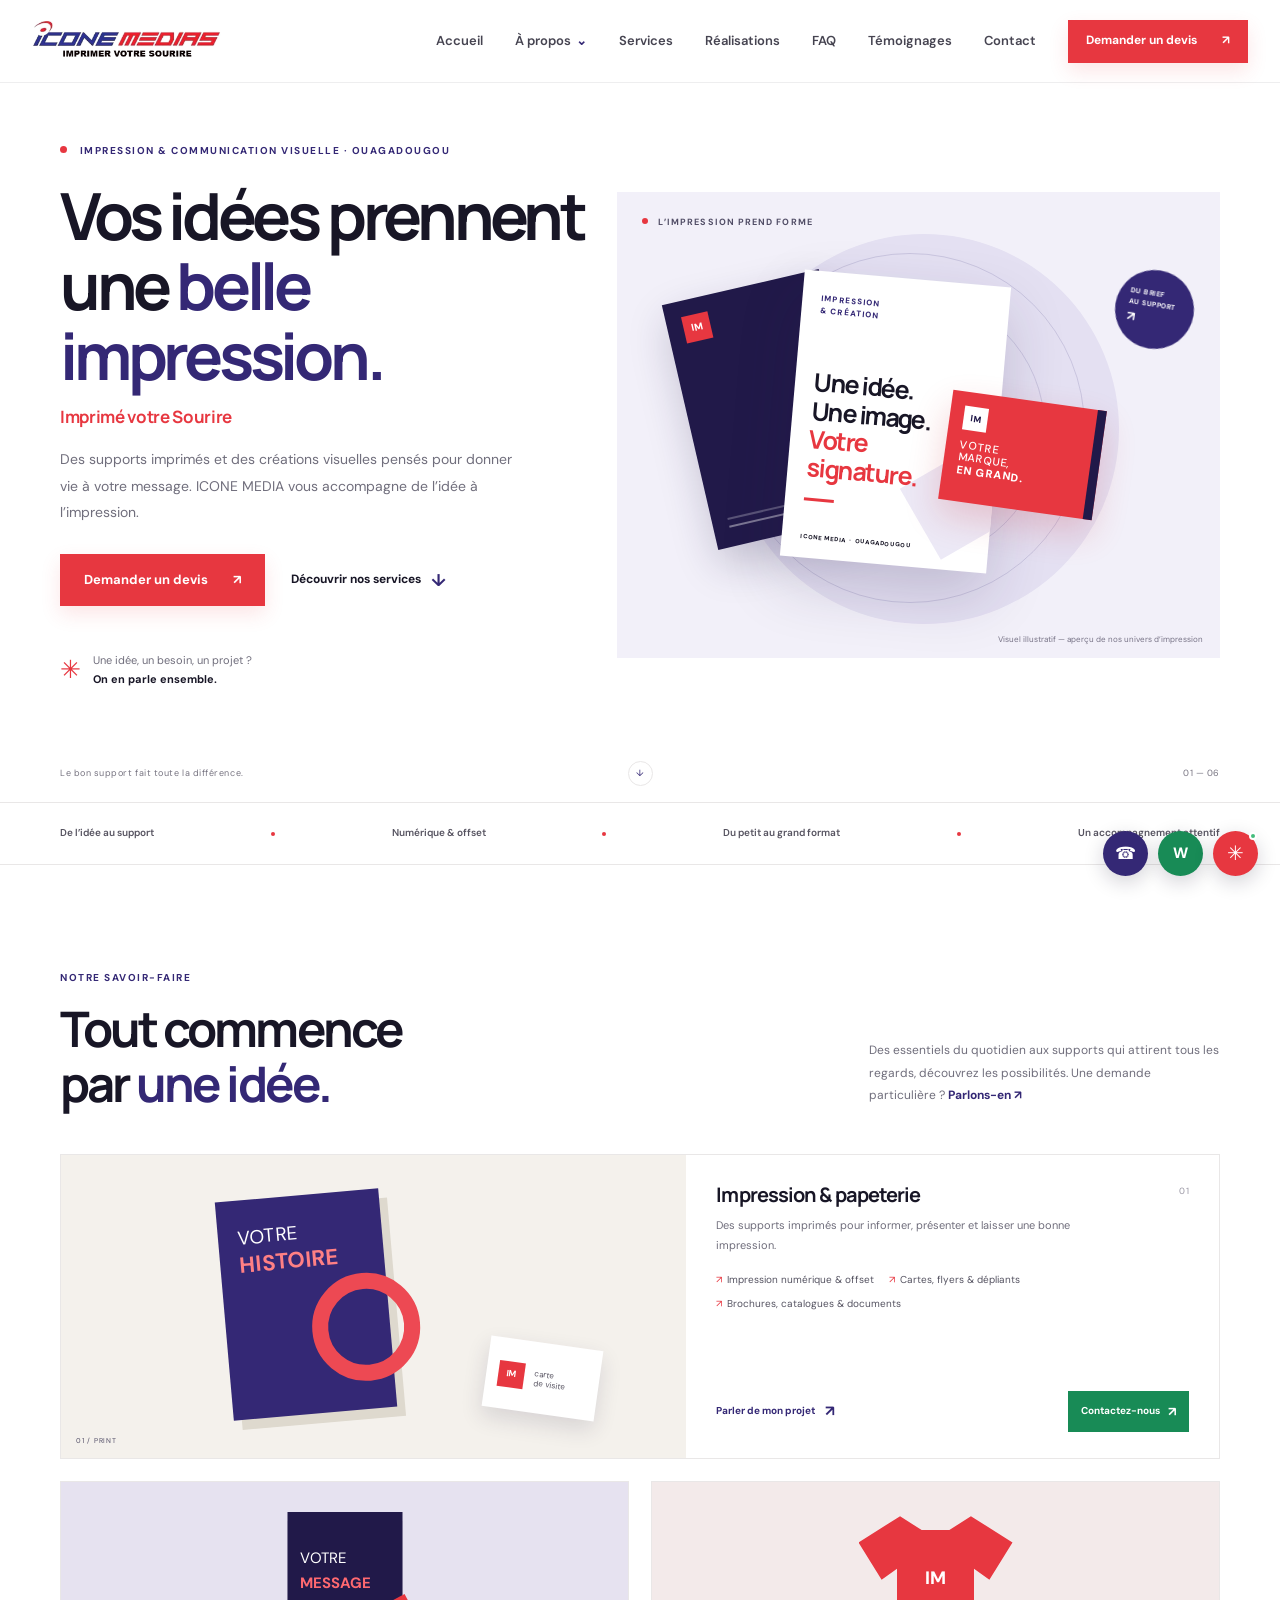
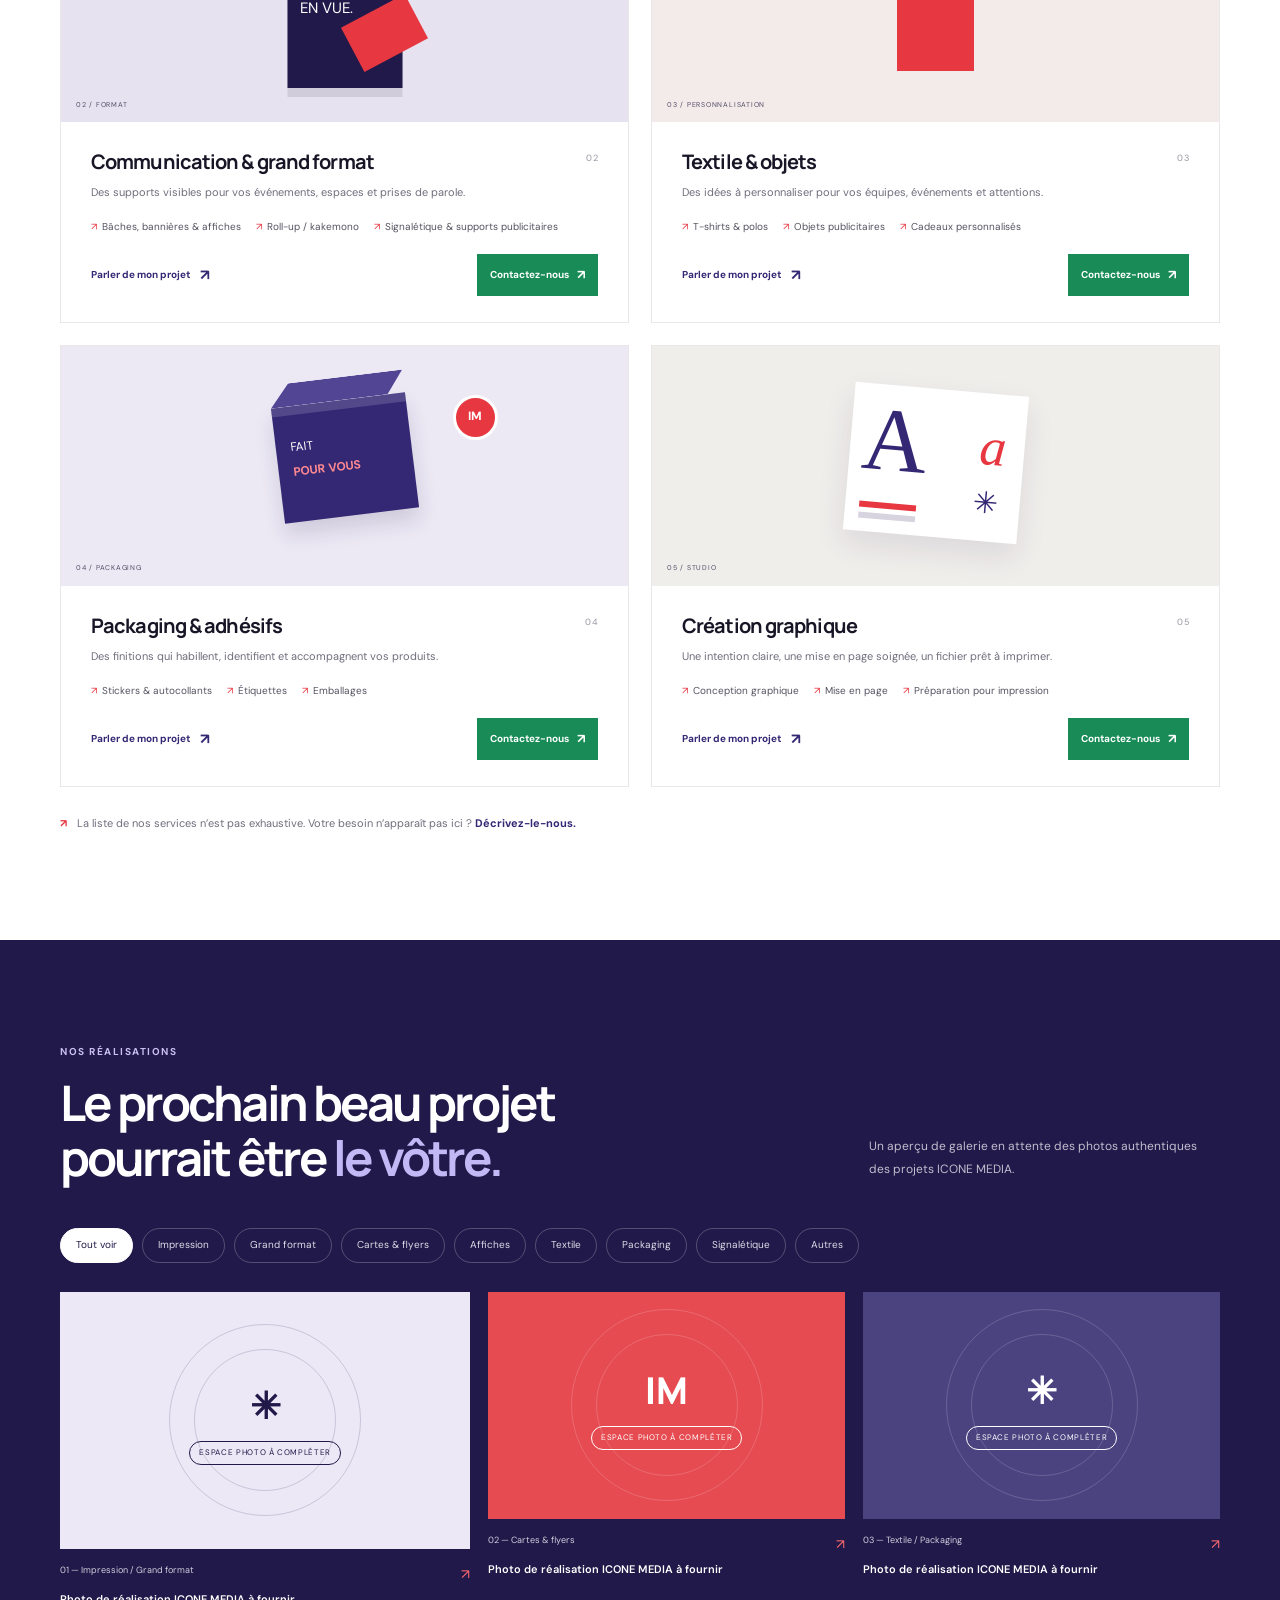
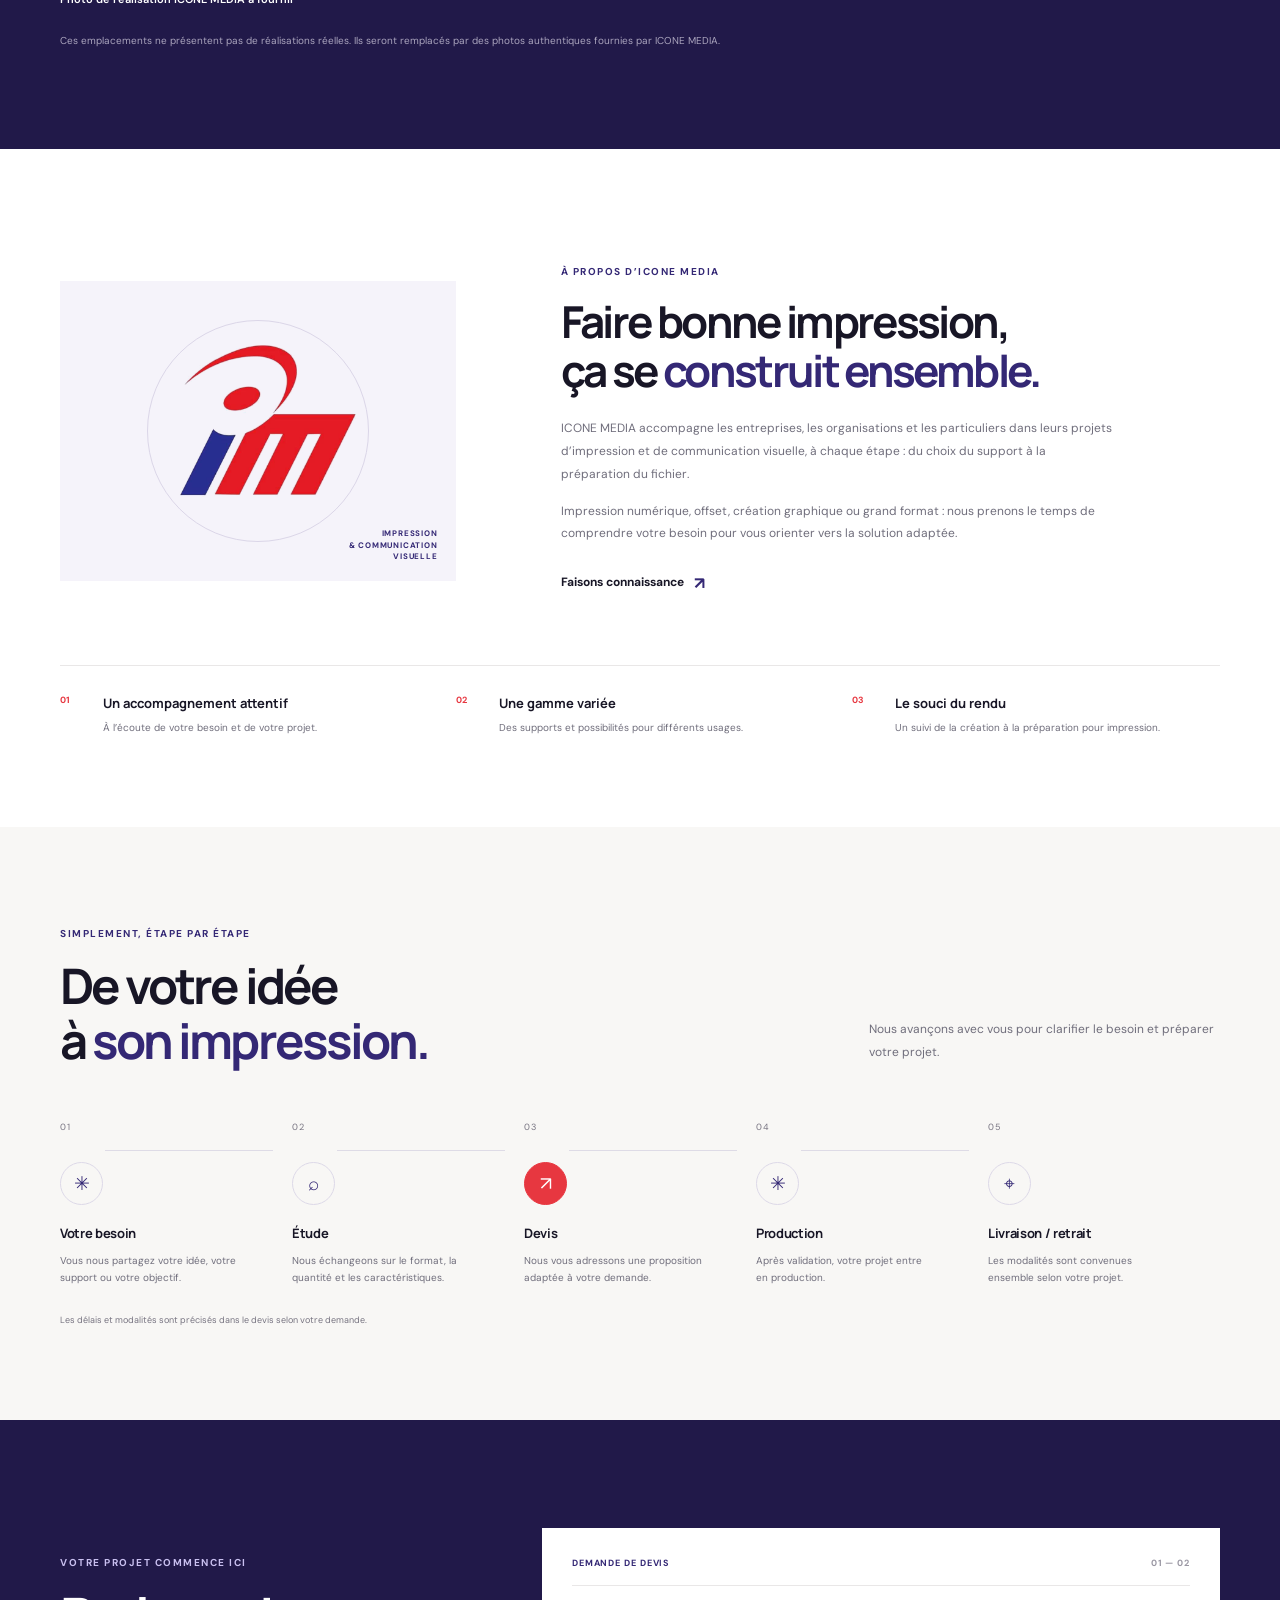
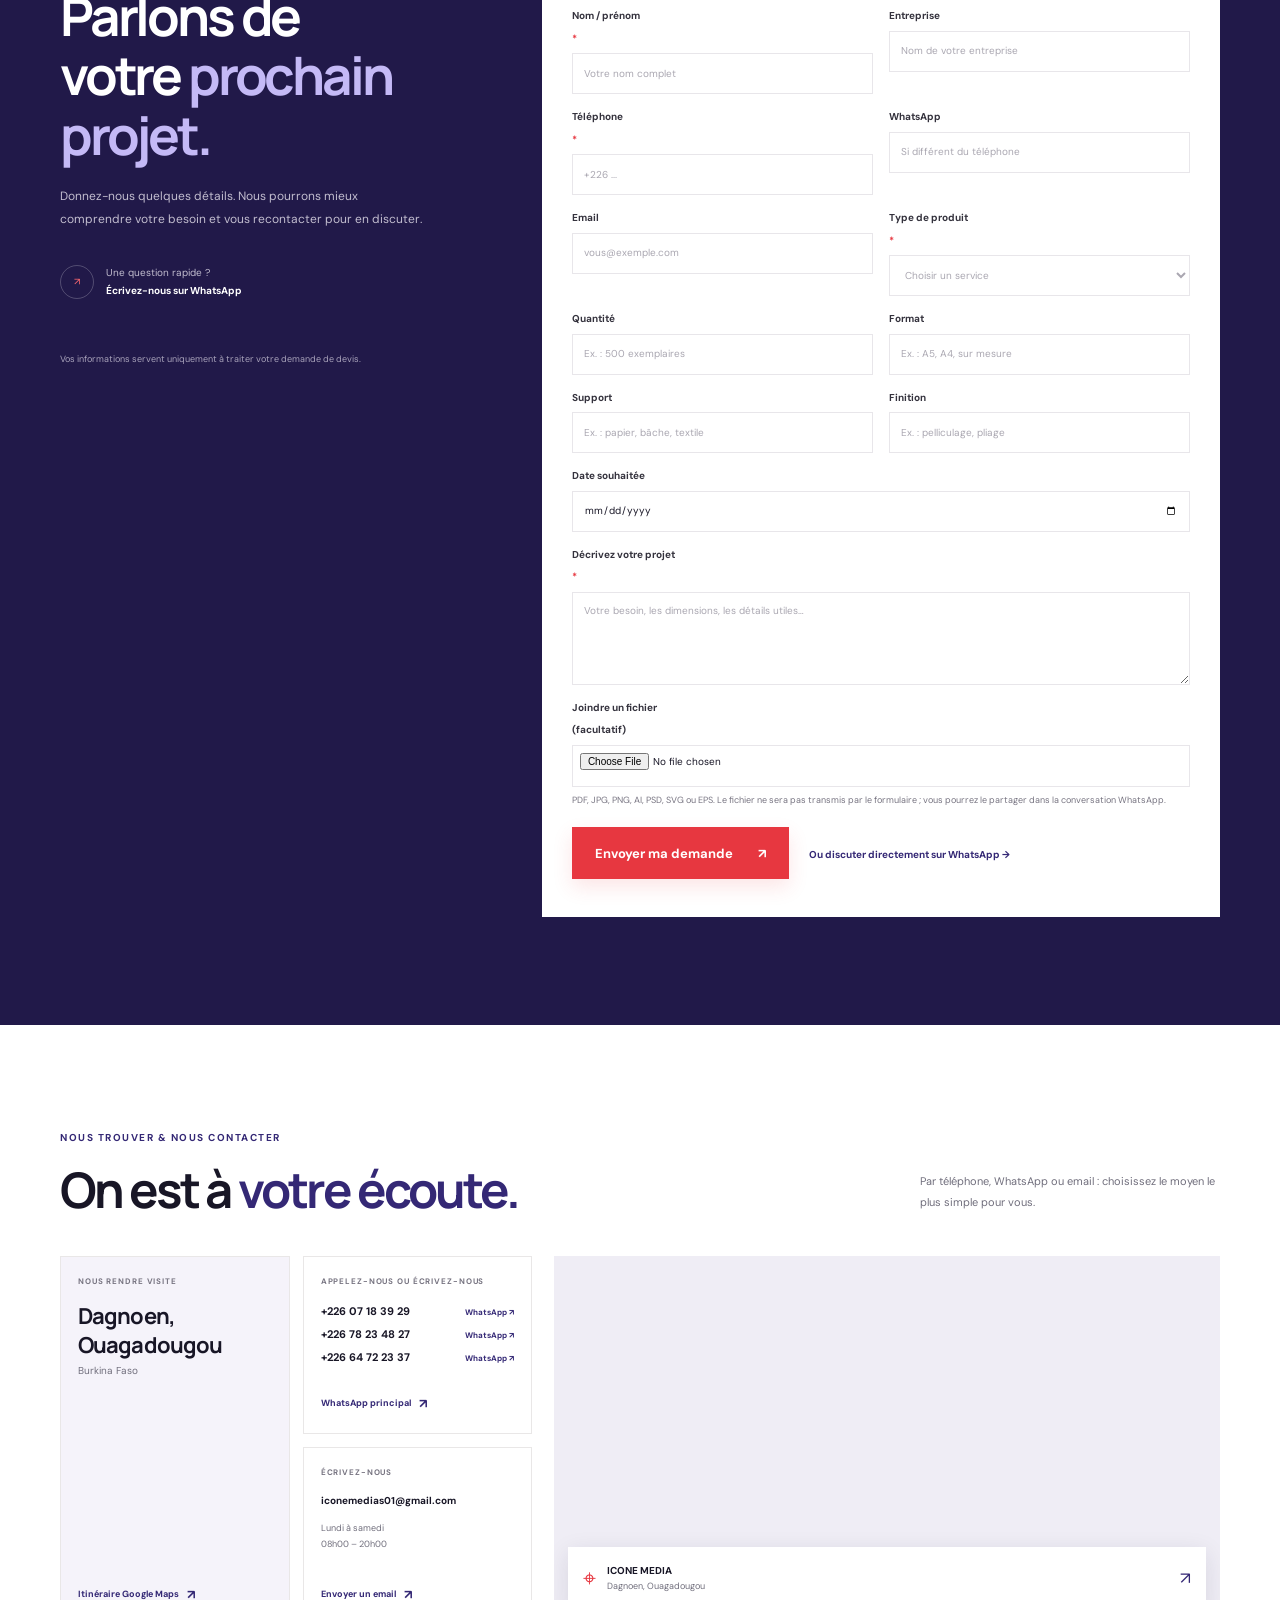
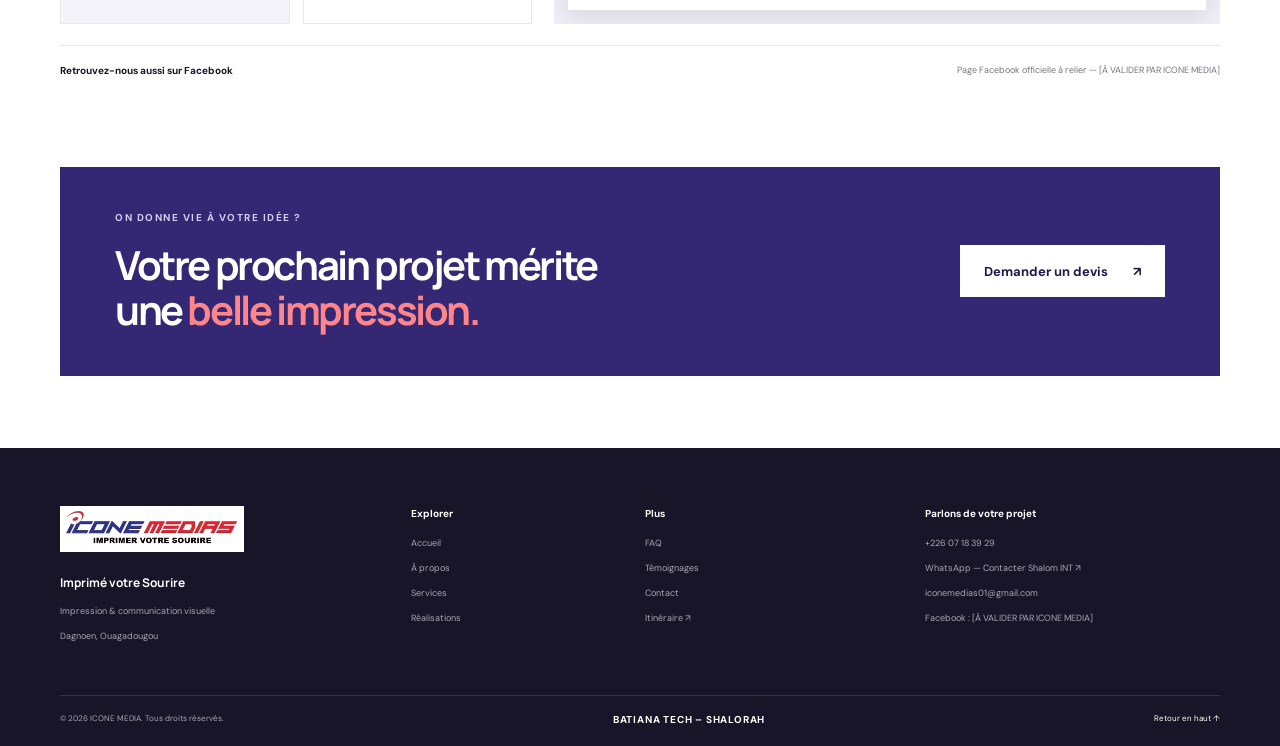
<file: index.html>
<!doctype html>
<html lang="fr">
  <head>
    <meta charset="utf-8">
    <meta name="viewport" content="width=device-width, initial-scale=1">
    <meta name="theme-color" content="#211949">
    <meta name="description" content="ICONE MEDIA, partenaire d'impression et de communication visuelle à Dagnoen, Ouagadougou. Demandez votre devis pour vos supports imprimés, grand format et créations graphiques.">
    <meta property="og:type" content="website">
    <meta property="og:locale" content="fr_BF">
    <meta property="og:title" content="ICONE MEDIA — Imprimé votre Sourire">
    <meta property="og:description" content="Impression et communication visuelle à Ouagadougou. Parlons de votre projet.">
    <meta property="og:image" content="logo%20icone.png">
    <title>ICONE MEDIA — Imprimé votre Sourire | Ouagadougou</title>
    <link rel="icon" type="image/png" href="logo%20icone%20diminutif.png">
    <link rel="stylesheet" href="styles.css">
    <script src="script.js" defer></script>
  </head>
  <body>
    <a class="skip-link" href="#contenu">Aller au contenu</a>
    <header class="site-header">
      <div class="header-inner">
        <a class="brand" href="#accueil" aria-label="ICONE MEDIA, accueil">
          <img src="logo%20icone.png" alt="ICONE MEDIA — Imprimer votre sourire" width="650" height="126">
        </a>
        <button class="menu-toggle" type="button" aria-expanded="false" aria-controls="main-nav" aria-label="Ouvrir le menu">
          <span></span><span></span>
        </button>
        <nav class="main-nav" id="main-nav" aria-label="Navigation principale">
          <a href="index.html">Accueil</a>
          <details class="about-nav"><summary>À propos</summary><div class="about-nav-menu"><a href="about.html">Vue d’ensemble</a><a href="presentation.html">Présentation</a><a href="history.html">Notre histoire</a><a href="team.html">Notre équipe</a><a href="values.html">Nos valeurs</a></div></details>
          <a href="services.html">Services</a>
          <a href="gallery.html">Réalisations</a>
          <a href="faq.html">FAQ</a>
          <a href="testimonials.html">Témoignages</a>
          <a href="contact.html">Contact</a>
          <a class="button button-small button-red nav-quote" href="contact.html#devis">Demander un devis <span aria-hidden="true">↗</span></a>
        </nav>
      </div>
    </header>

    <main id="contenu">
      <section class="hero section-wrap" id="accueil">
        <div class="hero-copy">
          <p class="eyebrow"><span class="eyebrow-dot"></span> Impression & communication visuelle · Ouagadougou</p>
          <h1>Vos idées prennent<br>une <span class="accent-word">belle impression.</span></h1>
          <p class="hero-slogan">Imprimé votre Sourire</p>
          <p class="hero-intro">Des supports imprimés et des créations visuelles pensés pour donner vie à votre message. ICONE MEDIA vous accompagne de l’idée à l’impression.</p>
          <div class="hero-actions">
            <a class="button button-red" href="contact.html#devis">Demander un devis <span aria-hidden="true">↗</span></a>
            <a class="text-link" href="services.html">Découvrir nos services <span aria-hidden="true">↓</span></a>
          </div>
          <div class="hero-note"><span class="note-mark" aria-hidden="true">✳</span><span>Une idée, un besoin, un projet ?<br><strong>On en parle ensemble.</strong></span></div>
        </div>
        <div class="hero-art" aria-label="Composition illustrative de supports imprimés">
          <div class="art-caption"><span class="art-caption-dot"></span> L’impression prend forme</div>
          <div class="art-orbit orbit-one"></div><div class="art-orbit orbit-two"></div>
          <div class="art-card art-card-back"><span class="mini-brand">IM</span><span class="card-lines"></span></div>
          <div class="art-sheet"><span class="sheet-kicker">IMPRESSION<br>& CRÉATION</span><span class="sheet-title">Une idée.<br>Une image.<br><i>Votre signature.</i></span><span class="sheet-rule"></span><span class="sheet-bottom">ICONE MEDIA&nbsp; · &nbsp;OUAGADOUGOU</span><span class="sheet-shape"></span></div>
          <div class="art-card art-card-front"><span class="front-mark">IM</span><span class="front-copy">VOTRE<br>MARQUE,<br><b>EN GRAND.</b></span><span class="front-stripe"></span></div>
          <div class="art-sticker">DU BRIEF<br>AU SUPPORT <span>↗</span></div>
          <div class="art-footnote">Visuel illustratif — aperçu de nos univers d’impression</div>
        </div>
        <div class="hero-bottom">
          <span>Le bon support fait toute la différence.</span>
          <a href="services.html" aria-label="Voir nos services">↓</a>
          <span class="hero-bottom-right">01 — 06</span>
        </div>
      </section>

      <section class="trust-strip" aria-label="Nos domaines">
        <div class="trust-inner"><span>De l’idée au support</span><i></i><span>Numérique & offset</span><i></i><span>Du petit au grand format</span><i></i><span>Un accompagnement attentif</span></div>
      </section>

      <section class="section section-wrap services-section" id="services">
        <div class="section-heading">
          <div><p class="eyebrow">Notre savoir-faire</p><h2>Tout commence<br>par <span class="accent-word">une idée.</span></h2></div>
          <p class="section-intro">Des essentiels du quotidien aux supports qui attirent tous les regards, découvrez les possibilités. Une demande particulière ? <a href="#devis">Parlons-en <span aria-hidden="true">↗</span></a></p>
        </div>
        <div class="services-grid">
          <article class="service-card service-wide">
            <div class="service-visual visual-papeterie" aria-hidden="true"><div class="mockup-sheet"><span>VOTRE<br><b>HISTOIRE</b></span><i></i></div><div class="mockup-mini"><b>IM</b><span>carte<br>de visite</span></div><span class="visual-index">01 / PRINT</span></div>
            <div class="service-copy"><span class="service-number">01</span><h3>Impression & papeterie</h3><p>Des supports imprimés pour informer, présenter et laisser une bonne impression.</p><ul><li>Impression numérique & offset</li><li>Cartes, flyers & dépliants</li><li>Brochures, catalogues & documents</li></ul><div class="service-actions"><a class="card-link" href="#devis">Parler de mon projet <span>↗</span></a><a class="service-whatsapp" href="https://wa.me/22607183929?text=Bonjour%20ICONE%20MEDIA%2C%20je%20souhaite%20en%20savoir%20plus%20sur%20votre%20service%20Impression%20%26%20papeterie." target="_blank" rel="noopener noreferrer">Contactez-nous <span aria-hidden="true">↗</span></a></div></div>
          </article>
          <article class="service-card">
            <div class="service-visual visual-grand" aria-hidden="true"><div class="rollup"><span>VOTRE<br><b>MESSAGE</b><br>EN VUE.</span><i></i></div><span class="visual-index">02 / FORMAT</span></div>
            <div class="service-copy"><span class="service-number">02</span><h3>Communication & grand format</h3><p>Des supports visibles pour vos événements, espaces et prises de parole.</p><ul><li>Bâches, bannières & affiches</li><li>Roll-up / kakemono</li><li>Signalétique & supports publicitaires</li></ul><div class="service-actions"><a class="card-link" href="#devis">Parler de mon projet <span>↗</span></a><a class="service-whatsapp" href="https://wa.me/22607183929?text=Bonjour%20ICONE%20MEDIA%2C%20je%20souhaite%20en%20savoir%20plus%20sur%20votre%20service%20Communication%20%26%20grand%20format." target="_blank" rel="noopener noreferrer">Contactez-nous <span aria-hidden="true">↗</span></a></div></div>
          </article>
          <article class="service-card">
            <div class="service-visual visual-textile" aria-hidden="true"><div class="shirt"><span>IM</span><i></i></div><span class="visual-index">03 / PERSONNALISATION</span></div>
            <div class="service-copy"><span class="service-number">03</span><h3>Textile & objets</h3><p>Des idées à personnaliser pour vos équipes, événements et attentions.</p><ul><li>T-shirts & polos</li><li>Objets publicitaires</li><li>Cadeaux personnalisés</li></ul><div class="service-actions"><a class="card-link" href="#devis">Parler de mon projet <span>↗</span></a><a class="service-whatsapp" href="https://wa.me/22607183929?text=Bonjour%20ICONE%20MEDIA%2C%20je%20souhaite%20en%20savoir%20plus%20sur%20votre%20service%20Textile%20%26%20objets." target="_blank" rel="noopener noreferrer">Contactez-nous <span aria-hidden="true">↗</span></a></div></div>
          </article>
          <article class="service-card">
            <div class="service-visual visual-packaging" aria-hidden="true"><div class="package"><span>FAIT<br><b>POUR VOUS</b></span><i></i></div><span class="package-sticker">IM</span><span class="visual-index">04 / PACKAGING</span></div>
            <div class="service-copy"><span class="service-number">04</span><h3>Packaging & adhésifs</h3><p>Des finitions qui habillent, identifient et accompagnent vos produits.</p><ul><li>Stickers & autocollants</li><li>Étiquettes</li><li>Emballages</li></ul><div class="service-actions"><a class="card-link" href="#devis">Parler de mon projet <span>↗</span></a><a class="service-whatsapp" href="https://wa.me/22607183929?text=Bonjour%20ICONE%20MEDIA%2C%20je%20souhaite%20en%20savoir%20plus%20sur%20votre%20service%20Packaging%20%26%20adh%C3%A9sifs." target="_blank" rel="noopener noreferrer">Contactez-nous <span aria-hidden="true">↗</span></a></div></div>
          </article>
          <article class="service-card">
            <div class="service-visual visual-creation" aria-hidden="true"><div class="design-board"><span class="board-a">A</span><span class="board-b">a</span><span class="board-c">✳</span><i></i></div><span class="visual-index">05 / STUDIO</span></div>
            <div class="service-copy"><span class="service-number">05</span><h3>Création graphique</h3><p>Une intention claire, une mise en page soignée, un fichier prêt à imprimer.</p><ul><li>Conception graphique</li><li>Mise en page</li><li>Préparation pour impression</li></ul><div class="service-actions"><a class="card-link" href="#devis">Parler de mon projet <span>↗</span></a><a class="service-whatsapp" href="https://wa.me/22607183929?text=Bonjour%20ICONE%20MEDIA%2C%20je%20souhaite%20en%20savoir%20plus%20sur%20votre%20service%20Cr%C3%A9ation%20graphique." target="_blank" rel="noopener noreferrer">Contactez-nous <span aria-hidden="true">↗</span></a></div></div>
          </article>
        </div>
        <p class="catalog-note"><span>↗</span> La liste de nos services n’est pas exhaustive. Votre besoin n’apparaît pas ici ? <a href="#devis">Décrivez-le-nous.</a></p>
      </section>

      <section class="portfolio-section" id="realisations">
        <div class="section-wrap">
          <div class="section-heading portfolio-heading">
            <div><p class="eyebrow">Nos réalisations</p><h2>Le prochain beau projet<br>pourrait être <span class="accent-word">le vôtre.</span></h2></div>
            <p class="section-intro">Un aperçu de galerie en attente des photos authentiques des projets ICONE MEDIA.</p>
          </div>
          <div class="portfolio-filters" role="group" aria-label="Filtrer les réalisations">
            <button class="filter-button is-active" type="button" data-filter="all" aria-pressed="true">Tout voir</button>
            <button class="filter-button" type="button" data-filter="print" aria-pressed="false">Impression</button>
            <button class="filter-button" type="button" data-filter="grand-format" aria-pressed="false">Grand format</button>
            <button class="filter-button" type="button" data-filter="cartes" aria-pressed="false">Cartes & flyers</button>
            <button class="filter-button" type="button" data-filter="affiches" aria-pressed="false">Affiches</button>
            <button class="filter-button" type="button" data-filter="textile" aria-pressed="false">Textile</button>
            <button class="filter-button" type="button" data-filter="packaging" aria-pressed="false">Packaging</button>
            <button class="filter-button" type="button" data-filter="signalétique" aria-pressed="false">Signalétique</button>
            <button class="filter-button" type="button" data-filter="autres" aria-pressed="false">Autres</button>
          </div>
          <div class="portfolio-grid">
            <article class="portfolio-item portfolio-large" data-category="print grand-format affiches signalétique autres"><div class="portfolio-placeholder placeholder-one"><span class="placeholder-symbol">✳</span><span class="placeholder-label">Espace photo à compléter</span></div><div class="portfolio-caption"><span>01 — Impression / Grand format</span><span>↗</span><strong>Photo de réalisation ICONE MEDIA à fournir</strong></div></article>
            <article class="portfolio-item" data-category="cartes print affiches"><div class="portfolio-placeholder placeholder-two"><span class="placeholder-symbol">IM</span><span class="placeholder-label">Espace photo à compléter</span></div><div class="portfolio-caption"><span>02 — Cartes & flyers</span><span>↗</span><strong>Photo de réalisation ICONE MEDIA à fournir</strong></div></article>
            <article class="portfolio-item" data-category="textile packaging autres"><div class="portfolio-placeholder placeholder-three"><span class="placeholder-symbol">✳</span><span class="placeholder-label">Espace photo à compléter</span></div><div class="portfolio-caption"><span>03 — Textile / Packaging</span><span>↗</span><strong>Photo de réalisation ICONE MEDIA à fournir</strong></div></article>
          </div>
          <p class="portfolio-disclaimer">Ces emplacements ne présentent pas de réalisations réelles. Ils seront remplacés par des photos authentiques fournies par ICONE MEDIA.</p>
        </div>
      </section>

      <section class="section section-wrap about-section" id="apropos">
        <div class="about-mark" aria-hidden="true"><img src="logo%20icone%20diminutif.png" alt="" width="720" height="720"><span>IMPRESSION<br>& COMMUNICATION<br>VISUELLE</span></div>
        <div class="about-copy"><p class="eyebrow">À propos d’ICONE MEDIA</p><h2>Faire bonne impression,<br>ça se <span class="accent-word">construit ensemble.</span></h2><p>ICONE MEDIA accompagne les entreprises, les organisations et les particuliers dans leurs projets d’impression et de communication visuelle, à chaque étape : du choix du support à la préparation du fichier.</p><p>Impression numérique, offset, création graphique ou grand format : nous prenons le temps de comprendre votre besoin pour vous orienter vers la solution adaptée.</p><a class="text-link" href="#contact">Faisons connaissance <span aria-hidden="true">↗</span></a></div>
        <div class="values-row"><div><span>01</span><strong>Un accompagnement attentif</strong><p>À l’écoute de votre besoin et de votre projet.</p></div><div><span>02</span><strong>Une gamme variée</strong><p>Des supports et possibilités pour différents usages.</p></div><div><span>03</span><strong>Le souci du rendu</strong><p>Un suivi de la création à la préparation pour impression.</p></div></div>
      </section>

      <section class="process-section">
        <div class="section-wrap">
          <div class="section-heading process-heading"><div><p class="eyebrow">Simplement, étape par étape</p><h2>De votre idée<br>à <span class="accent-word">son impression.</span></h2></div><p class="section-intro">Nous avançons avec vous pour clarifier le besoin et préparer votre projet.</p></div>
          <ol class="process-list">
            <li><span class="process-number">01</span><span class="process-icon">✳</span><h3>Votre besoin</h3><p>Vous nous partagez votre idée, votre support ou votre objectif.</p></li>
            <li><span class="process-number">02</span><span class="process-icon">⌕</span><h3>Étude</h3><p>Nous échangeons sur le format, la quantité et les caractéristiques.</p></li>
            <li><span class="process-number">03</span><span class="process-icon">↗</span><h3>Devis</h3><p>Nous vous adressons une proposition adaptée à votre demande.</p></li>
            <li><span class="process-number">04</span><span class="process-icon">✳</span><h3>Production</h3><p>Après validation, votre projet entre en production.</p></li>
            <li><span class="process-number">05</span><span class="process-icon">⌖</span><h3>Livraison / retrait</h3><p>Les modalités sont convenues ensemble selon votre projet.</p></li>
          </ol>
          <p class="process-note">Les délais et modalités sont précisés dans le devis selon votre demande.</p>
        </div>
      </section>

      <section class="quote-section" id="devis">
        <div class="section-wrap quote-layout">
          <div class="quote-copy"><p class="eyebrow">Votre projet commence ici</p><h2>Parlons de<br>votre <span class="accent-word">prochain projet.</span></h2><p>Donnez-nous quelques détails. Nous pourrons mieux comprendre votre besoin et vous recontacter pour en discuter.</p><div class="quote-contact"><span class="quote-contact-icon">↗</span><span>Une question rapide ?<br><a href="https://wa.me/22607183929?text=Bonjour%20ICONE%20MEDIA%2C%20je%20souhaite%20demander%20un%20devis." target="_blank" rel="noopener noreferrer">Écrivez-nous sur WhatsApp</a></span></div><p class="form-privacy">Vos informations servent uniquement à traiter votre demande de devis.</p></div>
          <form class="quote-form" id="quote-form">
            <div class="form-heading"><span>DEMANDE DE DEVIS</span><span>01 — 02</span></div>
            <div class="form-grid">
              <label>Nom / prénom <span>*</span><input name="name" autocomplete="name" placeholder="Votre nom complet" required></label>
              <label>Entreprise <input name="company" autocomplete="organization" placeholder="Nom de votre entreprise"></label>
              <label>Téléphone <span>*</span><input name="phone" type="tel" autocomplete="tel" placeholder="+226 ..." required></label>
              <label>WhatsApp <input name="whatsapp" type="tel" placeholder="Si différent du téléphone"></label>
              <label>Email <input name="email" type="email" autocomplete="email" placeholder="vous@exemple.com"></label>
              <label>Type de produit <span>*</span><select name="product" required><option value="" disabled selected>Choisir un service</option><option>Impression & papeterie</option><option>Grand format & signalétique</option><option>Textile & objets</option><option>Packaging & adhésifs</option><option>Création graphique</option><option>Autre demande</option></select></label>
              <label>Quantité <input name="quantity" placeholder="Ex. : 500 exemplaires"></label>
              <label>Format <input name="format" placeholder="Ex. : A5, A4, sur mesure"></label>
              <label>Support <input name="support" placeholder="Ex. : papier, bâche, textile"></label>
              <label>Finition <input name="finish" placeholder="Ex. : pelliculage, pliage"></label>
              <label class="form-full">Date souhaitée <input name="date" type="date"></label>
              <label class="form-full">Décrivez votre projet <span>*</span><textarea name="description" rows="4" placeholder="Votre besoin, les dimensions, les détails utiles…" required></textarea></label>
              <label class="form-full file-label">Joindre un fichier <span class="file-optional">(facultatif)</span><input name="file" type="file" accept=".pdf,.jpg,.jpeg,.png,.ai,.psd,.svg,.eps"><span class="file-hint">PDF, JPG, PNG, AI, PSD, SVG ou EPS. Le fichier ne sera pas transmis par le formulaire ; vous pourrez le partager dans la conversation WhatsApp.</span></label>
            </div>
            <button class="button button-red form-submit" type="submit">Envoyer ma demande <span aria-hidden="true">↗</span></button>
            <a class="form-whatsapp" href="https://wa.me/22607183929?text=Bonjour%20ICONE%20MEDIA%2C%20je%20souhaite%20demander%20un%20devis." target="_blank" rel="noopener noreferrer">Ou discuter directement sur WhatsApp →</a>
            <p class="form-status" id="form-status" role="status" aria-live="polite"></p>
          </form>
        </div>
      </section>

      <section class="contact-section section-wrap" id="contact">
        <div class="contact-heading"><div><p class="eyebrow">Nous trouver & nous contacter</p><h2>On est à <span class="accent-word">votre écoute.</span></h2></div><p>Par téléphone, WhatsApp ou email : choisissez le moyen le plus simple pour vous.</p></div>
        <div class="contact-grid">
          <div class="contact-details">
            <div class="contact-card contact-address"><span class="contact-label">NOUS RENDRE VISITE</span><strong>Dagnoen,<br>Ouagadougou</strong><span>Burkina Faso</span><a class="contact-action" href="https://share.google/HLESWIGICC52i1G7e" target="_blank" rel="noopener noreferrer">Itinéraire Google Maps <span>↗</span></a></div>
            <div class="contact-card"><span class="contact-label">APPELEZ-NOUS OU ÉCRIVEZ-NOUS</span><div class="phone-row"><a class="phone-link" href="tel:+22607183929">+226 07 18 39 29</a><a class="phone-whatsapp" href="https://wa.me/22607183929?text=Bonjour%20ICONE%20MEDIA%2C%20je%20souhaite%20demander%20un%20devis." target="_blank" rel="noopener noreferrer" aria-label="Écrire au +226 07 18 39 29 sur WhatsApp">WhatsApp ↗</a></div><div class="phone-row"><a class="phone-link" href="tel:+22678234827">+226 78 23 48 27</a><a class="phone-whatsapp" href="https://wa.me/22678234827" target="_blank" rel="noopener noreferrer" aria-label="Écrire au +226 78 23 48 27 sur WhatsApp">WhatsApp ↗</a></div><div class="phone-row"><a class="phone-link" href="tel:+22664722337">+226 64 72 23 37</a><a class="phone-whatsapp" href="https://wa.me/22664722337" target="_blank" rel="noopener noreferrer" aria-label="Écrire au +226 64 72 23 37 sur WhatsApp">WhatsApp ↗</a></div><a class="contact-action" href="https://wa.me/22607183929?text=Bonjour%20ICONE%20MEDIA%2C%20je%20souhaite%20demander%20un%20devis." target="_blank" rel="noopener noreferrer">WhatsApp principal <span>↗</span></a></div>
            <div class="contact-card"><span class="contact-label">ÉCRIVEZ-NOUS</span><a class="email-link" href="mailto:iconemedias01@gmail.com">iconemedias01@gmail.com</a><span class="contact-hours">Lundi à samedi<br>08h00 – 20h00</span><a class="contact-action" href="mailto:iconemedias01@gmail.com">Envoyer un email <span>↗</span></a></div>
          </div>
          <div class="map-panel">
            <iframe title="Carte de Dagnoen, Ouagadougou" src="https://maps.google.com/maps?q=Dagnoen%2C%20Ouagadougou%2C%20Burkina%20Faso&t=&z=14&ie=UTF8&iwloc=&output=embed" loading="lazy" referrerpolicy="no-referrer-when-downgrade"></iframe>
            <div class="map-label"><span class="map-pin">⌖</span><div><strong>ICONE MEDIA</strong><span>Dagnoen, Ouagadougou</span></div><a href="https://share.google/HLESWIGICC52i1G7e" target="_blank" rel="noopener noreferrer" aria-label="Ouvrir l’itinéraire Google Maps">↗</a></div>
          </div>
        </div>
        <div class="social-note"><span>Retrouvez-nous aussi sur Facebook</span><span class="social-placeholder">Page Facebook officielle à relier — [À VALIDER PAR ICONE MEDIA]</span></div>
      </section>

      <section class="final-cta section-wrap"><div><p class="eyebrow">On donne vie à votre idée ?</p><h2>Votre prochain projet mérite<br>une <span>belle impression.</span></h2></div><a class="button button-light" href="#devis">Demander un devis <span>↗</span></a></section>
    </main>

    <footer class="site-footer">
      <div class="footer-main section-wrap">
        <div class="footer-brand"><a href="index.html" aria-label="ICONE MEDIA, accueil"><img src="logo%20icone.png" alt="ICONE MEDIA" width="650" height="126"></a><p>Imprimé votre Sourire</p><span>Impression & communication visuelle<br>Dagnoen, Ouagadougou</span></div>
        <div class="footer-links"><strong>Explorer</strong><a href="index.html">Accueil</a><a href="about.html">À propos</a><a href="services.html">Services</a><a href="gallery.html">Réalisations</a></div>
        <div class="footer-links"><strong>Plus</strong><a href="faq.html">FAQ</a><a href="testimonials.html">Témoignages</a><a href="contact.html">Contact</a><a href="https://share.google/HLESWIGICC52i1G7e" target="_blank" rel="noopener noreferrer">Itinéraire ↗</a></div>
        <div class="footer-links footer-contact"><strong>Parlons de votre projet</strong><a href="tel:+22607183929">+226 07 18 39 29</a><a href="https://wa.me/22670038636?text=Bonjour%20Shalom%20INT%2C%20je%20viens%20du%20site%20ICONE%20MEDIA%20et%20je%20souhaite%20obtenir%20des%20informations." target="_blank" rel="noopener noreferrer">WhatsApp — Contacter Shalom INT ↗</a><a href="mailto:iconemedias01@gmail.com">iconemedias01@gmail.com</a><span>Facebook : [À VALIDER PAR ICONE MEDIA]</span></div>
      </div>
      <div class="footer-bottom section-wrap"><span>© <span id="current-year">2026</span> ICONE MEDIA. Tous droits réservés.</span><span class="footer-signature">BATIANA TECH – SHALORAH</span><a href="#contenu">Retour en haut ↑</a></div>
    </footer>

    <div class="floating-actions" aria-label="Contact rapide">
      <a class="float-call" href="tel:+22607183929" aria-label="Appeler ICONE MEDIA">☎</a>
      <a class="float-whatsapp" href="https://wa.me/22670038636?text=Bonjour%20Shalom%20INT%2C%20je%20viens%20du%20site%20ICONE%20MEDIA%20et%20je%20souhaite%20obtenir%20des%20informations." target="_blank" rel="noopener noreferrer" aria-label="Contacter Shalom INT sur WhatsApp">W</a>
      <button class="assistant-toggle" type="button" aria-expanded="false" aria-controls="assistant-panel" aria-label="Ouvrir l’assistant ICONE MEDIA"><span class="assistant-spark">✳</span><span class="assistant-ping"></span></button>
    </div>
    <aside class="assistant-panel" id="assistant-panel" aria-label="Assistant ICONE MEDIA" hidden>
      <div class="assistant-head"><span class="assistant-avatar">IM</span><span><strong>Bonjour 👋</strong><small>Comment pouvons-nous vous aider ?</small></span><button type="button" class="assistant-close" aria-label="Fermer l’assistant">×</button></div>
      <div class="assistant-body"><p>Choisissez une option pour continuer :</p><a href="contact.html#devis">Demander un devis <span>↗</span></a><a href="services.html">Voir les services <span>↗</span></a><a href="gallery.html">Voir les réalisations <span>↗</span></a><a href="tel:+22607183929">Parler à un conseiller <span>↗</span></a><a href="https://wa.me/22670038636?text=Bonjour%20Shalom%20INT%2C%20je%20viens%20du%20site%20ICONE%20MEDIA%20et%20je%20souhaite%20demander%20un%20devis." target="_blank" rel="noopener noreferrer">WhatsApp <span>↗</span></a></div>
      <div class="assistant-foot">Assistant ICONE MEDIA · BATIANA TECH – SHALORAH</div>
    </aside>
    <a class="mobile-quote" href="contact.html#devis">Demander un devis <span>↗</span></a>
  </body>
</html>
</file>
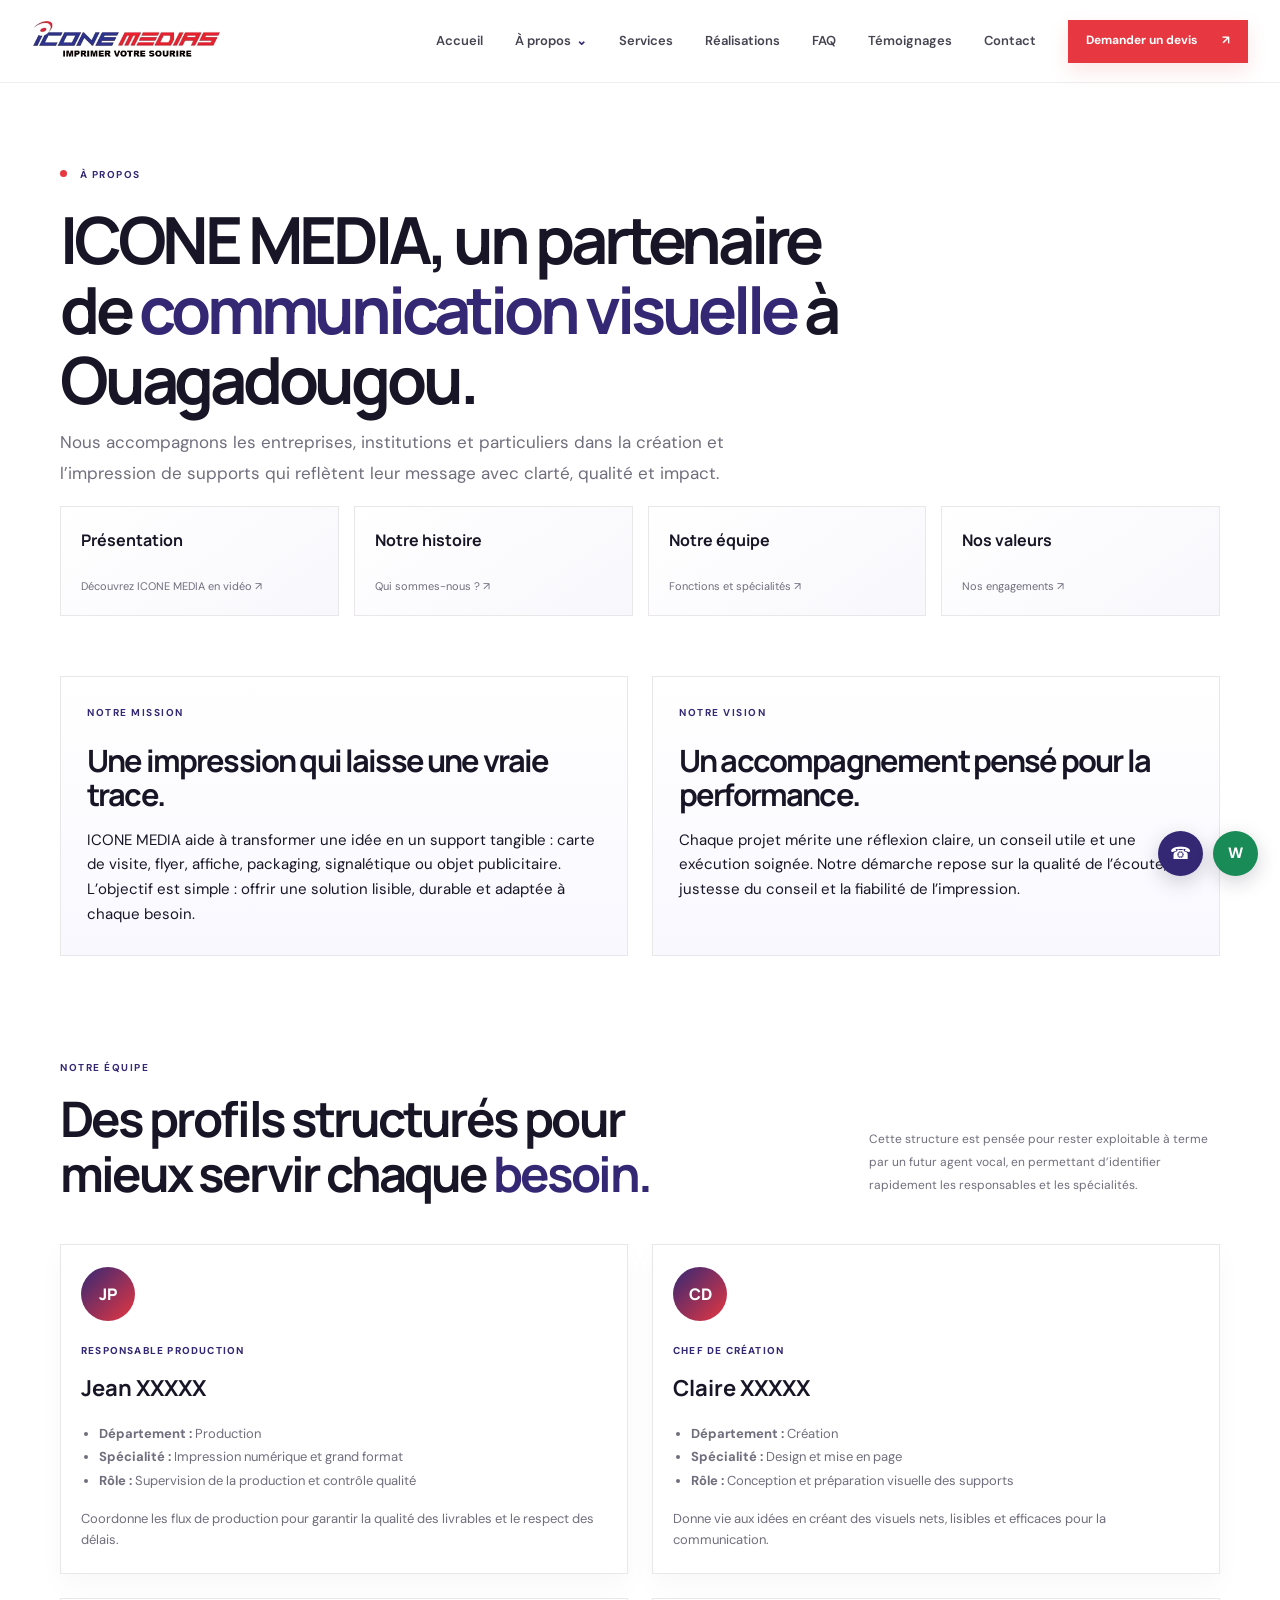
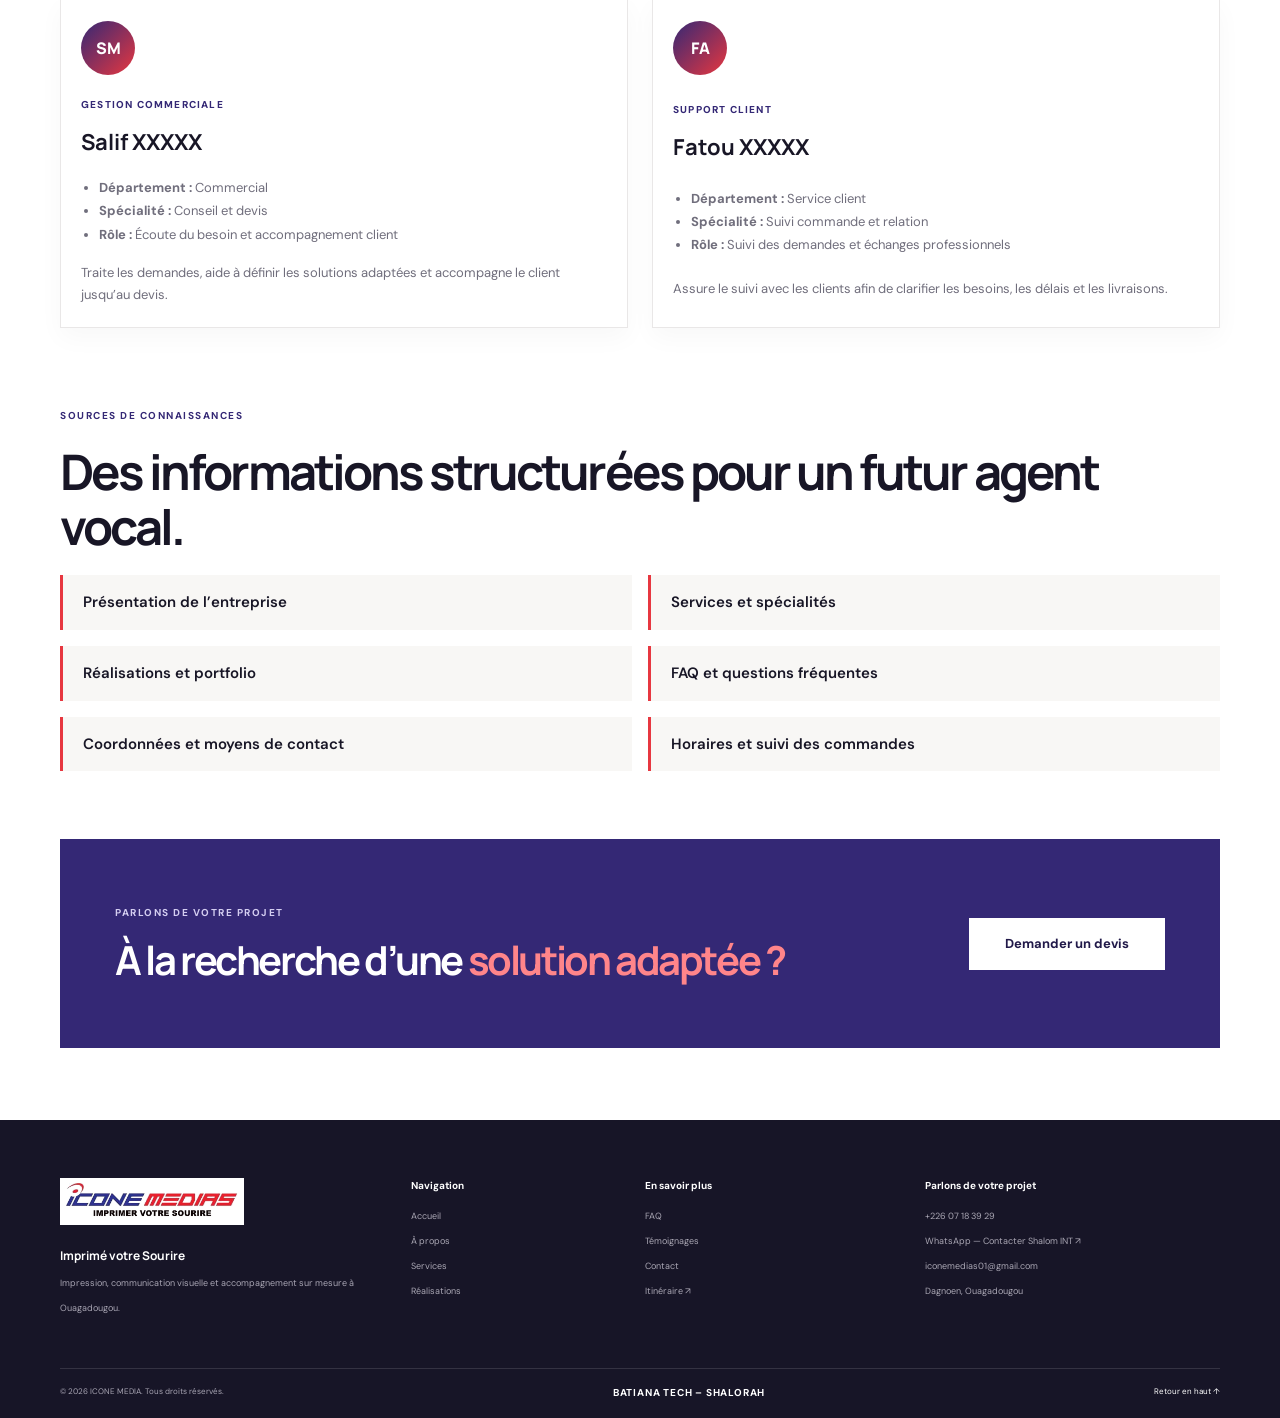
<file: about.html>
<!doctype html>
<html lang="fr">
  <head>
    <meta charset="utf-8">
    <meta name="viewport" content="width=device-width, initial-scale=1">
    <meta name="theme-color" content="#211949">
    <meta name="description" content="Découvrez ICONE MEDIA à Ouagadougou, son histoire, son équipe et les services d'impression et de communication visuelle." >
    <title>À propos — ICONE MEDIA</title>
    <link rel="icon" type="image/png" href="logo%20icone%20diminutif.png">
    <link rel="stylesheet" href="styles.css">
    <script src="script.js" defer></script>
  </head>
  <body>
    <a class="skip-link" href="#contenu">Aller au contenu</a>
    <header class="site-header">
      <div class="header-inner">
        <a class="brand" href="index.html" aria-label="ICONE MEDIA, accueil">
          <img src="logo%20icone.png" alt="ICONE MEDIA — Imprimer votre sourire" width="650" height="126">
        </a>
        <button class="menu-toggle" type="button" aria-expanded="false" aria-controls="main-nav" aria-label="Ouvrir le menu">
          <span></span><span></span>
        </button>
        <nav class="main-nav" id="main-nav" aria-label="Navigation principale">
          <a href="index.html">Accueil</a>
          <details class="about-nav"><summary>À propos</summary><div class="about-nav-menu"><a href="about.html">Vue d’ensemble</a><a href="presentation.html">Présentation</a><a href="history.html">Notre histoire</a><a href="team.html">Notre équipe</a><a href="values.html">Nos valeurs</a></div></details>
          <a href="services.html">Services</a>
          <a href="gallery.html">Réalisations</a>
          <a href="faq.html">FAQ</a>
          <a href="testimonials.html">Témoignages</a>
          <a href="contact.html">Contact</a>
          <a class="button button-small button-red nav-quote" href="contact.html#devis">Demander un devis <span aria-hidden="true">↗</span></a>
        </nav>
      </div>
    </header>

    <main id="contenu">
      <section class="page-hero section-wrap">
        <div class="page-hero-inner">
          <p class="eyebrow"><span class="eyebrow-dot"></span> À propos</p>
          <h1>ICONE MEDIA, un partenaire de <span class="accent-word">communication visuelle</span> à Ouagadougou.</h1>
          <p class="page-intro">Nous accompagnons les entreprises, institutions et particuliers dans la création et l’impression de supports qui reflètent leur message avec clarté, qualité et impact.</p>
        </div>
      </section>

      <section class="section-wrap about-screen-links-section">
        <div class="about-screen-links">
          <a href="presentation.html"><strong>Présentation</strong><span>Découvrez ICONE MEDIA en vidéo ↗</span></a>
          <a href="history.html"><strong>Notre histoire</strong><span>Qui sommes-nous ? ↗</span></a>
          <a href="team.html"><strong>Notre équipe</strong><span>Fonctions et spécialités ↗</span></a>
          <a href="values.html"><strong>Nos valeurs</strong><span>Nos engagements ↗</span></a>
        </div>
      </section>

      <section class="section-wrap page-section">
        <div class="info-grid">
          <article class="page-panel">
            <p class="eyebrow">Notre mission</p>
            <h2>Une impression qui laisse une vraie trace.</h2>
            <p>ICONE MEDIA aide à transformer une idée en un support tangible : carte de visite, flyer, affiche, packaging, signalétique ou objet publicitaire. L’objectif est simple : offrir une solution lisible, durable et adaptée à chaque besoin.</p>
          </article>
          <article class="page-panel">
            <p class="eyebrow">Notre vision</p>
            <h2>Un accompagnement pensé pour la performance.</h2>
            <p>Chaque projet mérite une réflexion claire, un conseil utile et une exécution soignée. Notre démarche repose sur la qualité de l’écoute, la justesse du conseil et la fiabilité de l’impression.</p>
          </article>
        </div>
      </section>

      <section class="section-wrap page-section team-section">
        <div class="section-heading">
          <div>
            <p class="eyebrow">Notre équipe</p>
            <h2>Des profils structurés pour<br>mieux servir chaque <span class="accent-word">besoin.</span></h2>
          </div>
          <p class="section-intro">Cette structure est pensée pour rester exploitable à terme par un futur agent vocal, en permettant d’identifier rapidement les responsables et les spécialités.</p>
        </div>

        <div class="team-grid">
          <article class="team-card">
            <div class="team-avatar">JP</div>
            <div class="team-meta">
              <span class="team-role">Responsable Production</span>
              <h3>Jean XXXXX</h3>
            </div>
            <ul>
              <li><strong>Département :</strong> Production</li>
              <li><strong>Spécialité :</strong> Impression numérique et grand format</li>
              <li><strong>Rôle :</strong> Supervision de la production et contrôle qualité</li>
            </ul>
            <p>Coordonne les flux de production pour garantir la qualité des livrables et le respect des délais.</p>
          </article>

          <article class="team-card">
            <div class="team-avatar">CD</div>
            <div class="team-meta">
              <span class="team-role">Chef de Création</span>
              <h3>Claire XXXXX</h3>
            </div>
            <ul>
              <li><strong>Département :</strong> Création</li>
              <li><strong>Spécialité :</strong> Design et mise en page</li>
              <li><strong>Rôle :</strong> Conception et préparation visuelle des supports</li>
            </ul>
            <p>Donne vie aux idées en créant des visuels nets, lisibles et efficaces pour la communication.</p>
          </article>

          <article class="team-card">
            <div class="team-avatar">SM</div>
            <div class="team-meta">
              <span class="team-role">Gestion commerciale</span>
              <h3>Salif XXXXX</h3>
            </div>
            <ul>
              <li><strong>Département :</strong> Commercial</li>
              <li><strong>Spécialité :</strong> Conseil et devis</li>
              <li><strong>Rôle :</strong> Écoute du besoin et accompagnement client</li>
            </ul>
            <p>Traite les demandes, aide à définir les solutions adaptées et accompagne le client jusqu’au devis.</p>
          </article>

          <article class="team-card">
            <div class="team-avatar">FA</div>
            <div class="team-meta">
              <span class="team-role">Support client</span>
              <h3>Fatou XXXXX</h3>
            </div>
            <ul>
              <li><strong>Département :</strong> Service client</li>
              <li><strong>Spécialité :</strong> Suivi commande et relation</li>
              <li><strong>Rôle :</strong> Suivi des demandes et échanges professionnels</li>
            </ul>
            <p>Assure le suivi avec les clients afin de clarifier les besoins, les délais et les livraisons.</p>
          </article>
        </div>
      </section>

      <section class="section-wrap page-section small-panel">
        <p class="eyebrow">Sources de connaissances</p>
        <h2>Des informations structurées pour un futur agent vocal.</h2>
        <ul class="knowledge-list">
          <li>Présentation de l’entreprise</li>
          <li>Services et spécialités</li>
          <li>Réalisations et portfolio</li>
          <li>FAQ et questions fréquentes</li>
          <li>Coordonnées et moyens de contact</li>
          <li>Horaires et suivi des commandes</li>
        </ul>
      </section>

      <section class="final-cta section-wrap">
        <div>
          <p class="eyebrow">Parlons de votre projet</p>
          <h2>À la recherche d’une <span>solution adaptée ?</span></h2>
        </div>
        <a class="button button-light" href="contact.html#devis">Demander un devis</a>
      </section>
    </main>

    <footer class="site-footer">
      <div class="footer-main section-wrap">
        <div class="footer-brand">
          <img src="logo%20icone.png" alt="ICONE MEDIA" width="650" height="126">
          <p>Imprimé votre Sourire</p>
          <span>Impression, communication visuelle et accompagnement sur mesure à Ouagadougou.</span>
        </div>
        <div class="footer-links">
          <strong>Navigation</strong>
          <a href="index.html">Accueil</a>
          <a href="about.html">À propos</a>
          <a href="services.html">Services</a>
          <a href="gallery.html">Réalisations</a>
        </div>
        <div class="footer-links">
          <strong>En savoir plus</strong>
          <a href="faq.html">FAQ</a>
          <a href="testimonials.html">Témoignages</a>
          <a href="contact.html">Contact</a>
          <a href="https://share.google/HLESWIGICC52i1G7e" target="_blank" rel="noopener noreferrer">Itinéraire ↗</a>
        </div>
        <div class="footer-links footer-contact">
          <strong>Parlons de votre projet</strong>
          <a href="tel:+22607183929">+226 07 18 39 29</a>
          <a href="https://wa.me/22670038636?text=Bonjour%20Shalom%20INT%2C%20je%20viens%20du%20site%20ICONE%20MEDIA%20et%20je%20souhaite%20obtenir%20des%20informations." target="_blank" rel="noopener noreferrer">WhatsApp — Contacter Shalom INT ↗</a>
          <a href="mailto:iconemedias01@gmail.com">iconemedias01@gmail.com</a>
          <span>Dagnoen, Ouagadougou</span>
        </div>
      </div>
      <div class="footer-bottom section-wrap"><span>© <span id="current-year">2026</span> ICONE MEDIA. Tous droits réservés.</span><span class="footer-signature">BATIANA TECH – SHALORAH</span><a href="#contenu">Retour en haut ↑</a></div>
    </footer>

    <div class="floating-actions" aria-label="Contact rapide">
      <a class="float-call" href="tel:+22607183929" aria-label="Appeler ICONE MEDIA">☎</a>
      <a class="float-whatsapp" href="https://wa.me/22670038636?text=Bonjour%20Shalom%20INT%2C%20je%20viens%20du%20site%20ICONE%20MEDIA%20et%20je%20souhaite%20obtenir%20des%20informations." target="_blank" rel="noopener noreferrer" aria-label="Contacter Shalom INT sur WhatsApp">W</a>
    </div>
  </body>
</html>
</file>
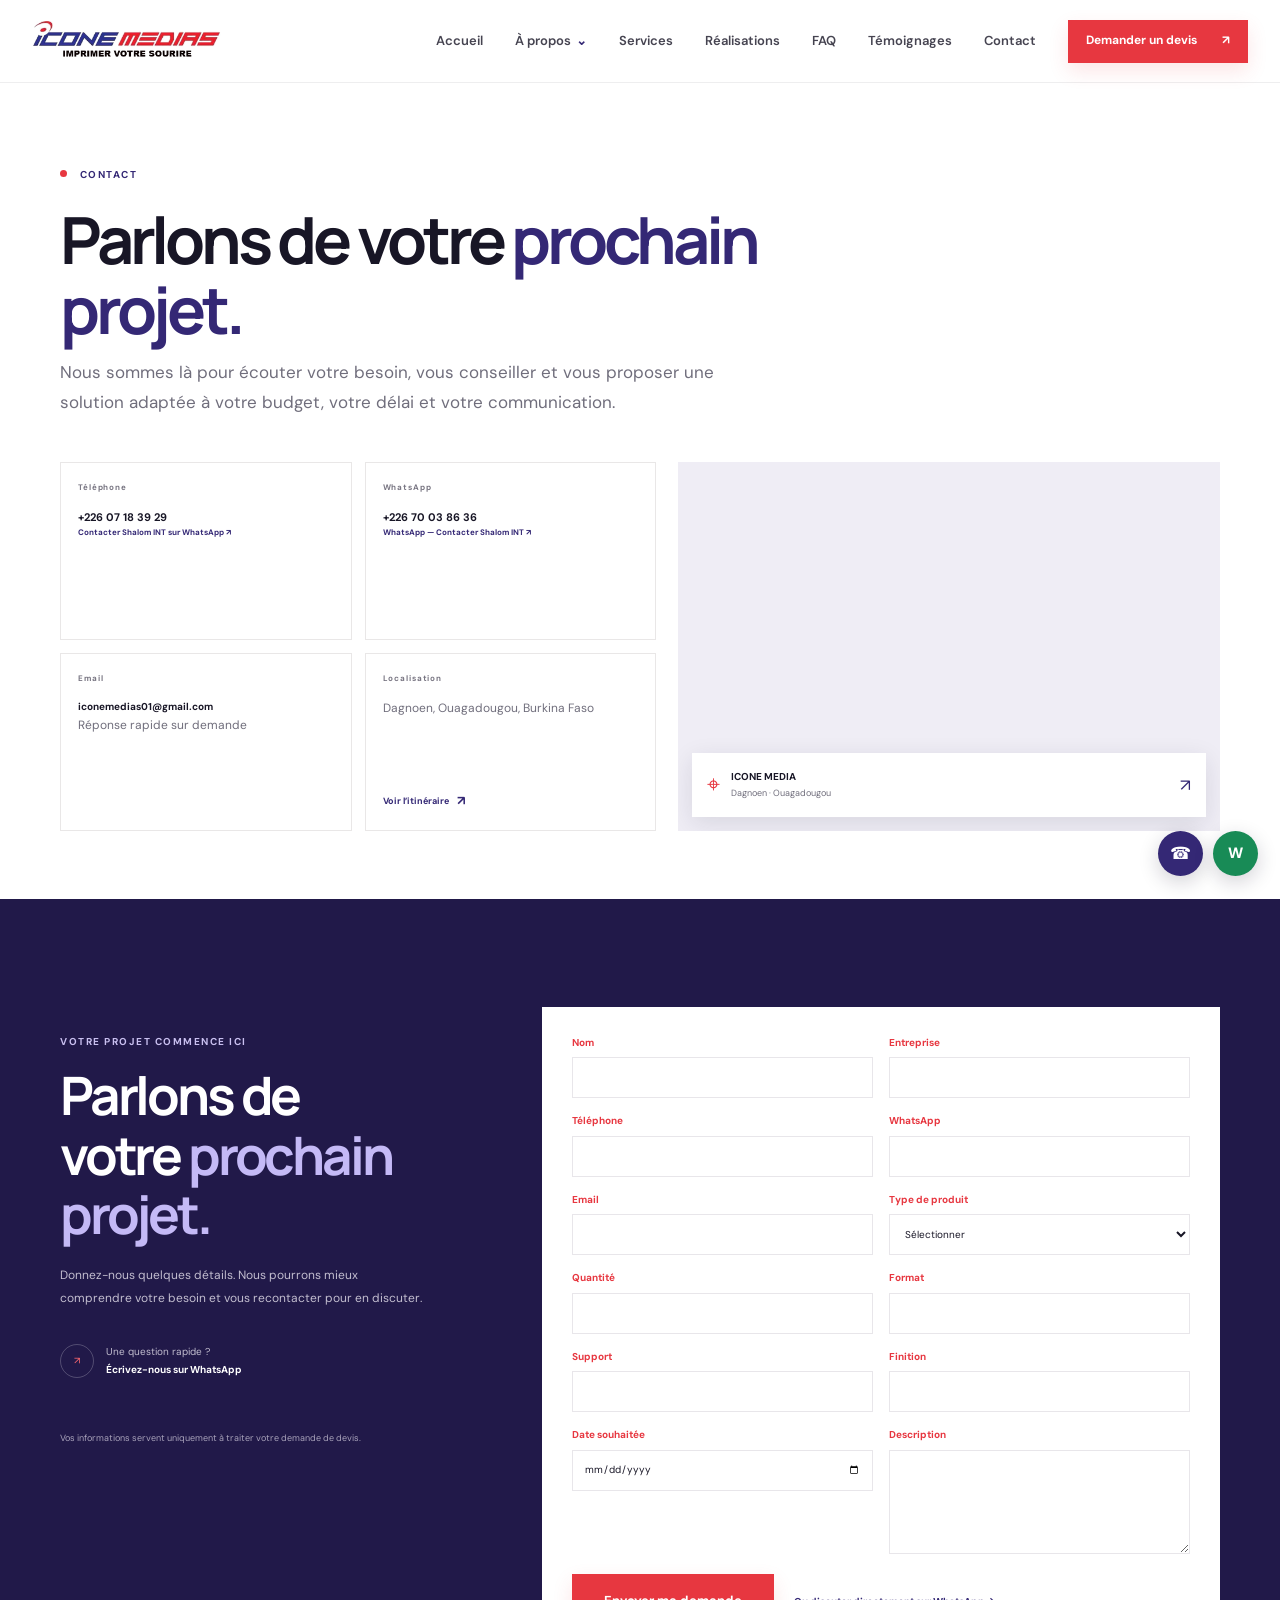
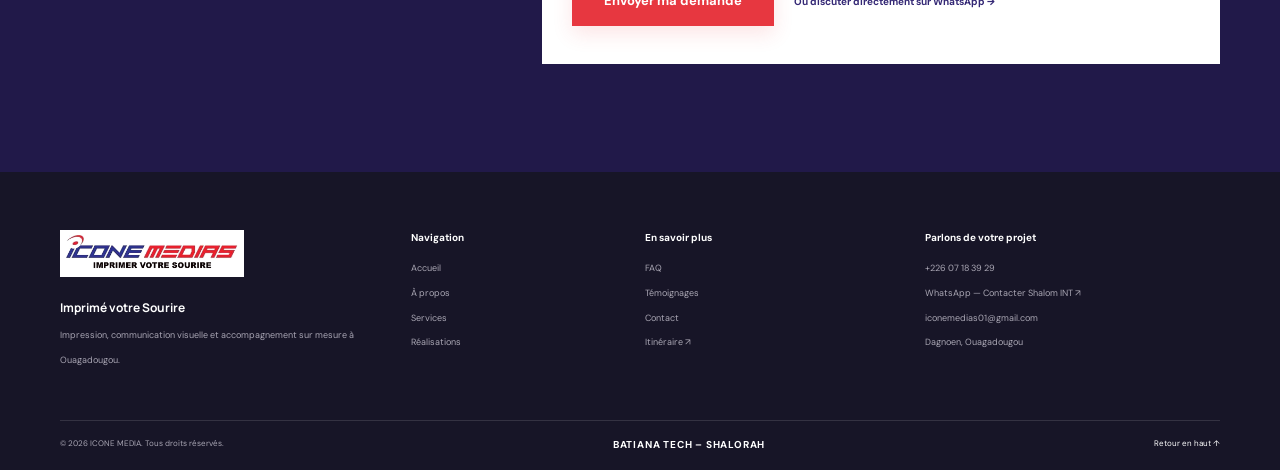
<file: contact.html>
<!doctype html>
<html lang="fr">
  <head>
    <meta charset="utf-8">
    <meta name="viewport" content="width=device-width, initial-scale=1">
    <meta name="theme-color" content="#211949">
    <meta name="description" content="Contactez ICONE MEDIA pour un devis, une demande de service ou une information sur l'impression et la communication visuelle à Ouagadougou." >
    <title>Contact — ICONE MEDIA</title>
    <link rel="icon" type="image/png" href="logo%20icone%20diminutif.png">
    <link rel="stylesheet" href="styles.css">
    <script src="script.js" defer></script>
  </head>
  <body>
    <a class="skip-link" href="#contenu">Aller au contenu</a>
    <header class="site-header">
      <div class="header-inner">
        <a class="brand" href="index.html" aria-label="ICONE MEDIA, accueil">
          <img src="logo%20icone.png" alt="ICONE MEDIA — Imprimer votre sourire" width="650" height="126">
        </a>
        <button class="menu-toggle" type="button" aria-expanded="false" aria-controls="main-nav" aria-label="Ouvrir le menu">
          <span></span><span></span>
        </button>
        <nav class="main-nav" id="main-nav" aria-label="Navigation principale">
          <a href="index.html">Accueil</a>
          <details class="about-nav"><summary>À propos</summary><div class="about-nav-menu"><a href="about.html">Vue d’ensemble</a><a href="presentation.html">Présentation</a><a href="history.html">Notre histoire</a><a href="team.html">Notre équipe</a><a href="values.html">Nos valeurs</a></div></details>
          <a href="services.html">Services</a>
          <a href="gallery.html">Réalisations</a>
          <a href="faq.html">FAQ</a>
          <a href="testimonials.html">Témoignages</a>
          <a href="contact.html">Contact</a>
          <a class="button button-small button-red nav-quote" href="contact.html#devis">Demander un devis <span aria-hidden="true">↗</span></a>
        </nav>
      </div>
    </header>

    <main id="contenu">
      <section class="page-hero section-wrap">
        <div class="page-hero-inner">
          <p class="eyebrow"><span class="eyebrow-dot"></span> Contact</p>
          <h1>Parlons de votre <span class="accent-word">prochain projet.</span></h1>
          <p class="page-intro">Nous sommes là pour écouter votre besoin, vous conseiller et vous proposer une solution adaptée à votre budget, votre délai et votre communication.</p>
        </div>
      </section>

      <section class="section-wrap page-section contact-section-page">
        <div class="contact-grid">
          <div class="contact-details">
            <div class="contact-card">
              <span class="contact-label">Téléphone</span>
              <a class="phone-link" href="tel:+22607183929">+226 07 18 39 29</a>
              <a class="phone-whatsapp" href="https://wa.me/22670038636?text=Bonjour%20Shalom%20INT%2C%20je%20viens%20du%20site%20ICONE%20MEDIA%20et%20je%20souhaite%20obtenir%20des%20informations." target="_blank" rel="noopener noreferrer">Contacter Shalom INT sur WhatsApp ↗</a>
            </div>
            <div class="contact-card">
              <span class="contact-label">WhatsApp</span>
              <a class="phone-link" href="https://wa.me/22670038636?text=Bonjour%20Shalom%20INT%2C%20je%20viens%20du%20site%20ICONE%20MEDIA%20et%20je%20souhaite%20obtenir%20des%20informations." target="_blank" rel="noopener noreferrer">+226 70 03 86 36</a>
              <a class="phone-whatsapp" href="https://wa.me/22670038636?text=Bonjour%20Shalom%20INT%2C%20je%20viens%20du%20site%20ICONE%20MEDIA%20et%20je%20souhaite%20obtenir%20des%20informations." target="_blank" rel="noopener noreferrer">WhatsApp — Contacter Shalom INT ↗</a>
            </div>
            <div class="contact-card">
              <span class="contact-label">Email</span>
              <a class="email-link" href="mailto:iconemedias01@gmail.com">iconemedias01@gmail.com</a>
              <span class="contact-plain">Réponse rapide sur demande</span>
            </div>
            <div class="contact-card">
              <span class="contact-label">Localisation</span>
              <span class="contact-plain">Dagnoen, Ouagadougou, Burkina Faso</span>
              <a class="contact-action" href="https://share.google/HLESWIGICC52i1G7e" target="_blank" rel="noopener noreferrer">Voir l’itinéraire <span>↗</span></a>
            </div>
          </div>

          <div class="map-panel" aria-label="Carte de localisation ICONE MEDIA">
            <iframe title="Localisation ICONE MEDIA" src="https://www.google.com/maps?q=Ouagadougou%20Burkina%20Faso&output=embed" loading="lazy" referrerpolicy="no-referrer-when-downgrade"></iframe>
            <div class="map-label">
              <span class="map-pin">⌖</span>
              <div>
                <strong>ICONE MEDIA</strong>
                <span>Dagnoen · Ouagadougou</span>
              </div>
              <a href="https://share.google/HLESWIGICC52i1G7e" target="_blank" rel="noopener noreferrer" aria-label="Itinéraire vers ICONE MEDIA">↗</a>
            </div>
          </div>
        </div>
      </section>

      <section class="quote-section" id="devis">
        <div class="section-wrap quote-layout">
          <div class="quote-copy">
            <p class="eyebrow">Votre projet commence ici</p>
            <h2>Parlons de<br>votre <span class="accent-word">prochain projet.</span></h2>
            <p>Donnez-nous quelques détails. Nous pourrons mieux comprendre votre besoin et vous recontacter pour en discuter.</p>
            <div class="quote-contact">
              <span class="quote-contact-icon">↗</span>
              <span>Une question rapide ?<br><a href="https://wa.me/22670038636?text=Bonjour%20Shalom%20INT%2C%20je%20viens%20du%20site%20ICONE%20MEDIA%20et%20je%20souhaite%20demander%20un%20devis." target="_blank" rel="noopener noreferrer">Écrivez-nous sur WhatsApp</a></span>
            </div>
            <p class="form-privacy">Vos informations servent uniquement à traiter votre demande de devis.</p>
          </div>

          <form class="quote-form" id="quote-form">
            <div class="form-grid">
              <label><span>Nom</span><input type="text" name="name" required></label>
              <label><span>Entreprise</span><input type="text" name="company"></label>
              <label><span>Téléphone</span><input type="tel" name="phone" required></label>
              <label><span>WhatsApp</span><input type="tel" name="whatsapp"></label>
              <label><span>Email</span><input type="email" name="email"></label>
              <label><span>Type de produit</span><select name="product"><option value="">Sélectionner</option><option>Impression</option><option>Grand format</option><option>Création graphique</option><option>Packaging</option><option>Textile</option><option>Autre</option></select></label>
              <label><span>Quantité</span><input type="text" name="quantity"></label>
              <label><span>Format</span><input type="text" name="format"></label>
              <label><span>Support</span><input type="text" name="support"></label>
              <label><span>Finition</span><input type="text" name="finish"></label>
              <label><span>Date souhaitée</span><input type="date" name="date"></label>
              <label class="full-width"><span>Description</span><textarea name="description" rows="5" required></textarea></label>
            </div>
            <div class="form-actions">
              <button class="button button-red form-submit" type="submit">Envoyer ma demande</button>
              <a class="form-whatsapp" href="https://wa.me/22670038636?text=Bonjour%20Shalom%20INT%2C%20je%20viens%20du%20site%20ICONE%20MEDIA%20et%20je%20souhaite%20demander%20un%20devis." target="_blank" rel="noopener noreferrer">Ou discuter directement sur WhatsApp →</a>
            </div>
            <p id="form-status" class="form-status" aria-live="polite"></p>
          </form>
        </div>
      </section>
    </main>

    <footer class="site-footer">
      <div class="footer-main section-wrap">
        <div class="footer-brand">
          <img src="logo%20icone.png" alt="ICONE MEDIA" width="650" height="126">
          <p>Imprimé votre Sourire</p>
          <span>Impression, communication visuelle et accompagnement sur mesure à Ouagadougou.</span>
        </div>
        <div class="footer-links">
          <strong>Navigation</strong>
          <a href="index.html">Accueil</a>
          <a href="about.html">À propos</a>
          <a href="services.html">Services</a>
          <a href="gallery.html">Réalisations</a>
        </div>
        <div class="footer-links">
          <strong>En savoir plus</strong>
          <a href="faq.html">FAQ</a>
          <a href="testimonials.html">Témoignages</a>
          <a href="contact.html">Contact</a>
          <a href="https://share.google/HLESWIGICC52i1G7e" target="_blank" rel="noopener noreferrer">Itinéraire ↗</a>
        </div>
        <div class="footer-links footer-contact">
          <strong>Parlons de votre projet</strong>
          <a href="tel:+22607183929">+226 07 18 39 29</a>
          <a href="https://wa.me/22670038636?text=Bonjour%20Shalom%20INT%2C%20je%20viens%20du%20site%20ICONE%20MEDIA%20et%20je%20souhaite%20obtenir%20des%20informations." target="_blank" rel="noopener noreferrer">WhatsApp — Contacter Shalom INT ↗</a>
          <a href="mailto:iconemedias01@gmail.com">iconemedias01@gmail.com</a>
          <span>Dagnoen, Ouagadougou</span>
        </div>
      </div>
      <div class="footer-bottom section-wrap"><span>© <span id="current-year">2026</span> ICONE MEDIA. Tous droits réservés.</span><span class="footer-signature">BATIANA TECH – SHALORAH</span><a href="#contenu">Retour en haut ↑</a></div>
    </footer>

    <div class="floating-actions" aria-label="Contact rapide">
      <a class="float-call" href="tel:+22607183929" aria-label="Appeler ICONE MEDIA">☎</a>
      <a class="float-whatsapp" href="https://wa.me/22670038636?text=Bonjour%20Shalom%20INT%2C%20je%20viens%20du%20site%20ICONE%20MEDIA%20et%20je%20souhaite%20obtenir%20des%20informations." target="_blank" rel="noopener noreferrer" aria-label="Contacter Shalom INT sur WhatsApp">W</a>
    </div>
  </body>
</html>
</file>
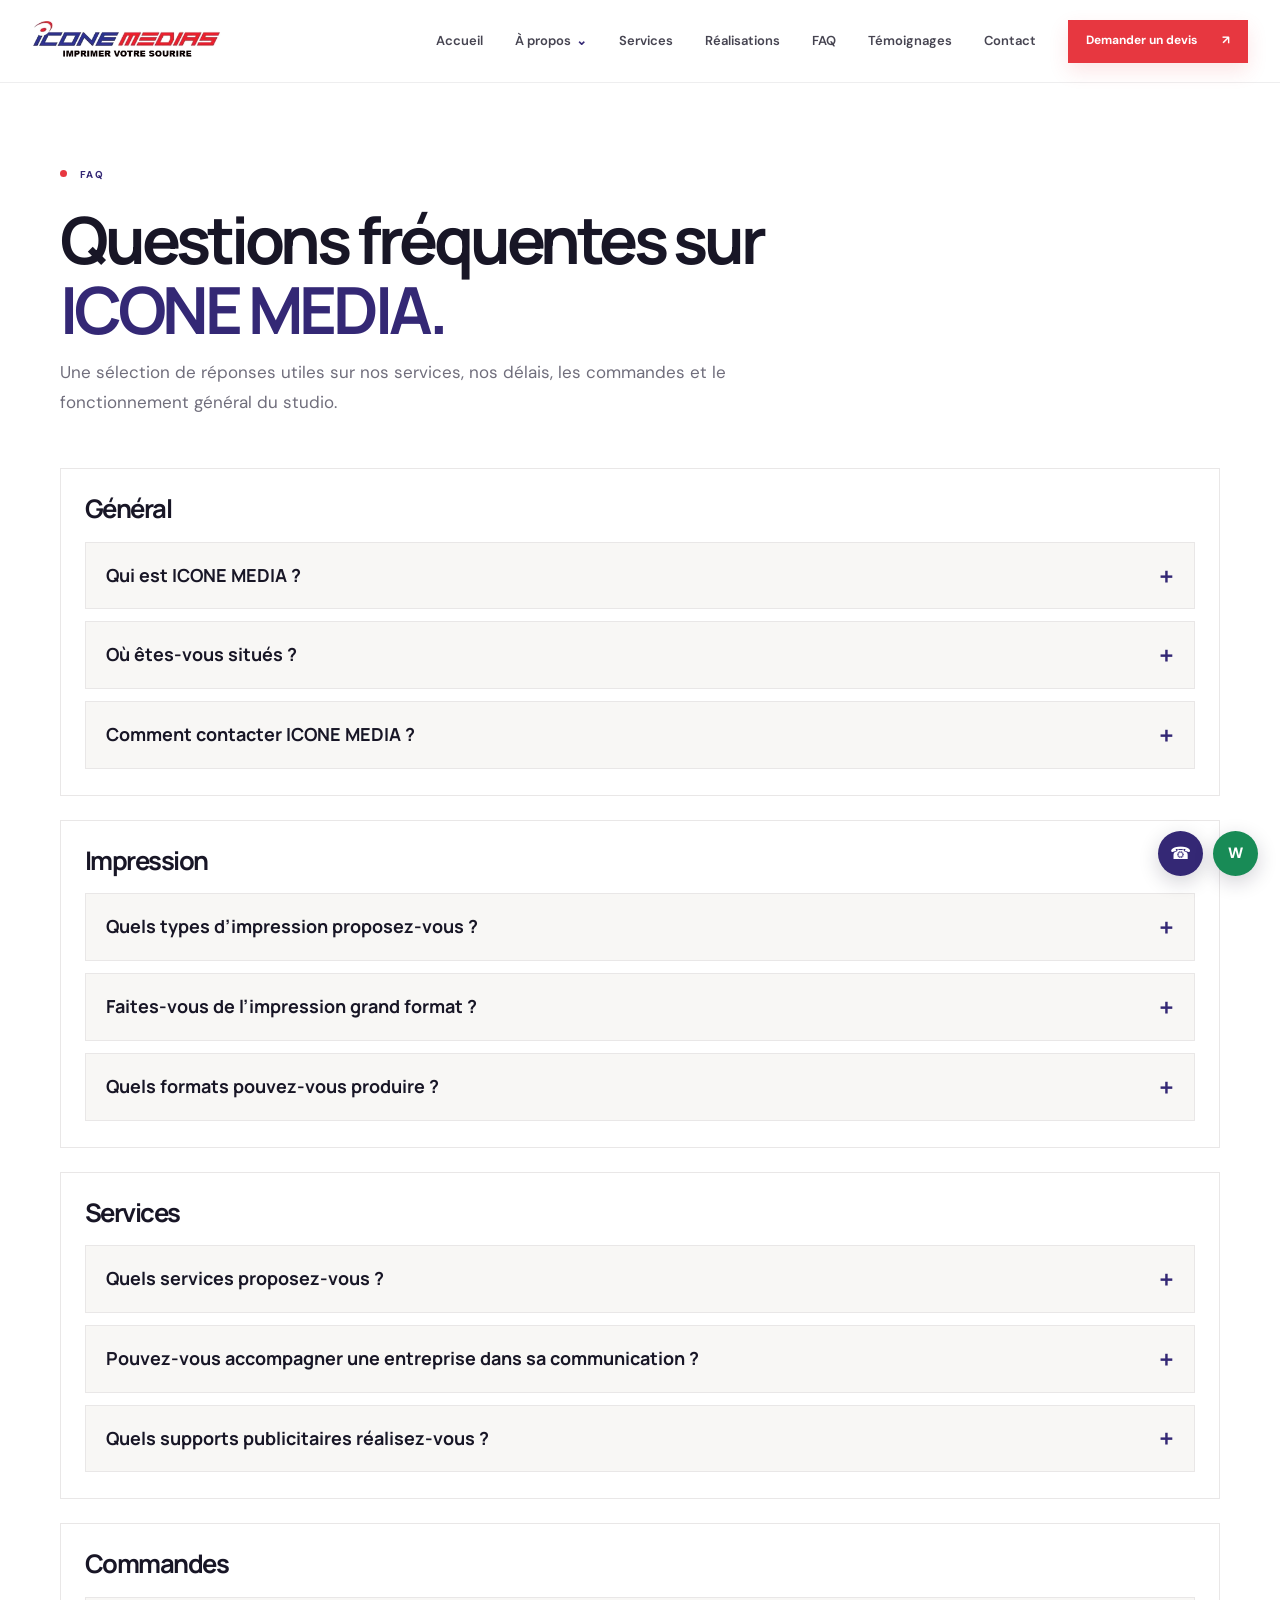
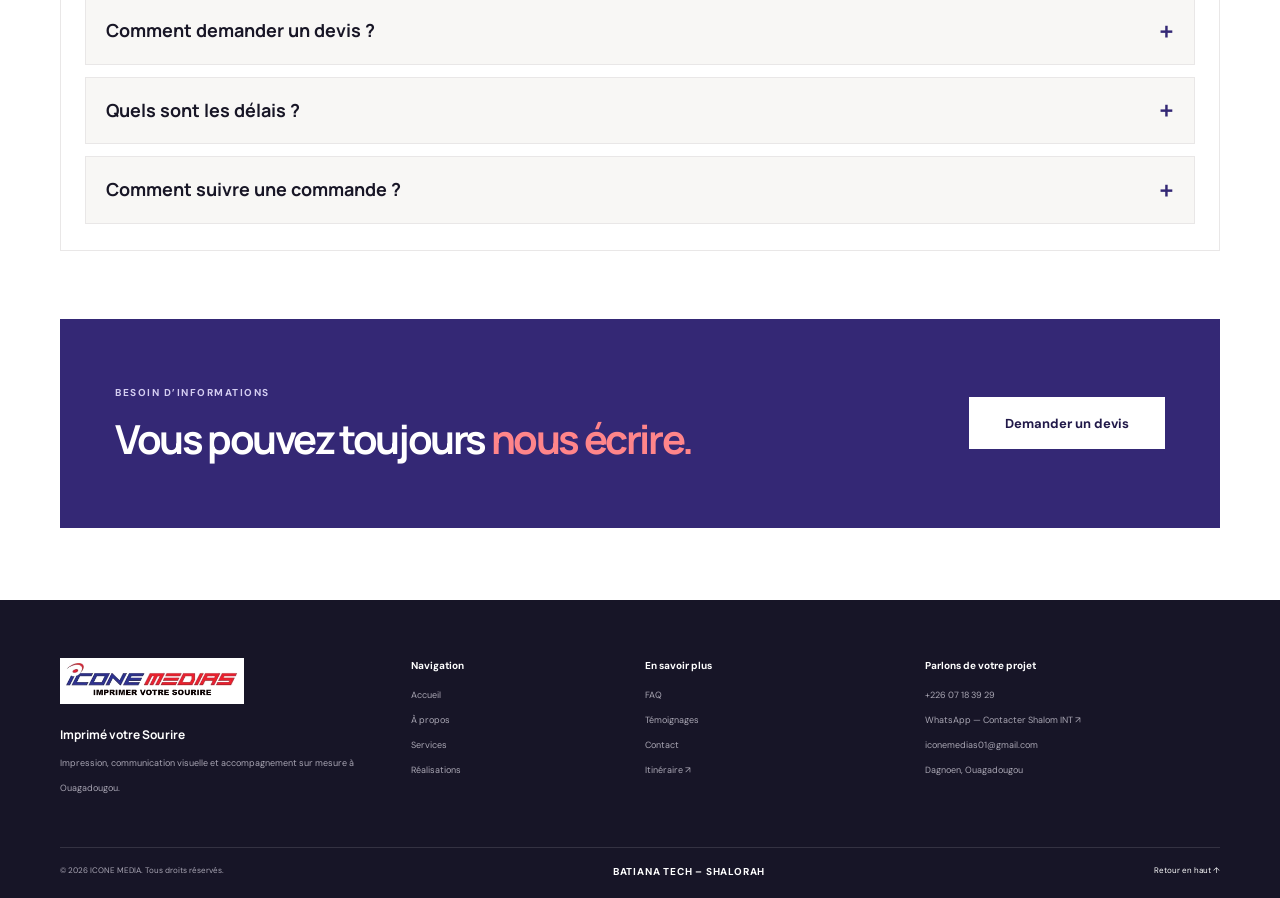
<file: faq.html>
<!doctype html>
<html lang="fr">
  <head>
    <meta charset="utf-8">
    <meta name="viewport" content="width=device-width, initial-scale=1">
    <meta name="theme-color" content="#211949">
    <meta name="description" content="FAQ ICONE MEDIA : questions fréquentes sur l'impression, les services, les commandes et la communication visuelle." >
    <title>FAQ — ICONE MEDIA</title>
    <link rel="icon" type="image/png" href="logo%20icone%20diminutif.png">
    <link rel="stylesheet" href="styles.css">
    <script src="script.js" defer></script>
  </head>
  <body>
    <a class="skip-link" href="#contenu">Aller au contenu</a>
    <header class="site-header">
      <div class="header-inner">
        <a class="brand" href="index.html" aria-label="ICONE MEDIA, accueil">
          <img src="logo%20icone.png" alt="ICONE MEDIA — Imprimer votre sourire" width="650" height="126">
        </a>
        <button class="menu-toggle" type="button" aria-expanded="false" aria-controls="main-nav" aria-label="Ouvrir le menu">
          <span></span><span></span>
        </button>
        <nav class="main-nav" id="main-nav" aria-label="Navigation principale">
          <a href="index.html">Accueil</a>
          <details class="about-nav"><summary>À propos</summary><div class="about-nav-menu"><a href="about.html">Vue d’ensemble</a><a href="presentation.html">Présentation</a><a href="history.html">Notre histoire</a><a href="team.html">Notre équipe</a><a href="values.html">Nos valeurs</a></div></details>
          <a href="services.html">Services</a>
          <a href="gallery.html">Réalisations</a>
          <a href="faq.html">FAQ</a>
          <a href="testimonials.html">Témoignages</a>
          <a href="contact.html">Contact</a>
          <a class="button button-small button-red nav-quote" href="contact.html#devis">Demander un devis <span aria-hidden="true">↗</span></a>
        </nav>
      </div>
    </header>

    <main id="contenu">
      <section class="page-hero section-wrap">
        <div class="page-hero-inner">
          <p class="eyebrow"><span class="eyebrow-dot"></span> FAQ</p>
          <h1>Questions fréquentes sur <span class="accent-word">ICONE MEDIA.</span></h1>
          <p class="page-intro">Une sélection de réponses utiles sur nos services, nos délais, les commandes et le fonctionnement général du studio.</p>
        </div>
      </section>

      <section class="section-wrap page-section faq-section">
        <div class="faq-group">
          <h2>Général</h2>
          <div class="faq-list">
            <div class="faq-item">
              <button class="faq-question" type="button" aria-expanded="false">Qui est ICONE MEDIA ? <span aria-hidden="true">+</span></button>
              <div class="faq-answer" hidden>
                <p>ICONE MEDIA est un acteur de l’impression et de la communication visuelle à Ouagadougou. Il accompagne les entreprises, institutions et particuliers dans la création et la production de supports visuels.</p>
              </div>
            </div>
            <div class="faq-item">
              <button class="faq-question" type="button" aria-expanded="false">Où êtes-vous situés ? <span aria-hidden="true">+</span></button>
              <div class="faq-answer" hidden>
                <p>ICONE MEDIA est basé à Dagnoen, Ouagadougou, avec un accès facile pour la prise de rendez-vous et les commandes locales.</p>
              </div>
            </div>
            <div class="faq-item">
              <button class="faq-question" type="button" aria-expanded="false">Comment contacter ICONE MEDIA ? <span aria-hidden="true">+</span></button>
              <div class="faq-answer" hidden>
                <p>Vous pouvez contacter le studio par téléphone, WhatsApp ou en passant par le formulaire de contact disponible sur le site.</p>
              </div>
            </div>
          </div>
        </div>

        <div class="faq-group">
          <h2>Impression</h2>
          <div class="faq-list">
            <div class="faq-item">
              <button class="faq-question" type="button" aria-expanded="false">Quels types d’impression proposez-vous ? <span aria-hidden="true">+</span></button>
              <div class="faq-answer" hidden>
                <p>ICONE MEDIA propose des supports imprimés variés pour la communication, les événements, la promotion et les usages internes ou professionnels.</p>
              </div>
            </div>
            <div class="faq-item">
              <button class="faq-question" type="button" aria-expanded="false">Faites-vous de l’impression grand format ? <span aria-hidden="true">+</span></button>
              <div class="faq-answer" hidden>
                <p>Oui, le grand format fait partie des domaines couverts dans la communication visuelle et la signalétique.</p>
              </div>
            </div>
            <div class="faq-item">
              <button class="faq-question" type="button" aria-expanded="false">Quels formats pouvez-vous produire ? <span aria-hidden="true">+</span></button>
              <div class="faq-answer" hidden>
                <p>Les formats peuvent varier selon le type de support, le besoin de communication et le niveau de personnalisation souhaité.</p>
              </div>
            </div>
          </div>
        </div>

        <div class="faq-group">
          <h2>Services</h2>
          <div class="faq-list">
            <div class="faq-item">
              <button class="faq-question" type="button" aria-expanded="false">Quels services proposez-vous ? <span aria-hidden="true">+</span></button>
              <div class="faq-answer" hidden>
                <p>Les services comprennent l’impression, la création graphique, la communication visuelle, le grand format, le textile et les objets publicitaires.</p>
              </div>
            </div>
            <div class="faq-item">
              <button class="faq-question" type="button" aria-expanded="false">Pouvez-vous accompagner une entreprise dans sa communication ? <span aria-hidden="true">+</span></button>
              <div class="faq-answer" hidden>
                <p>Oui. ICONE MEDIA peut accompagner une organisation dans la conception et la production de supports de communication à plusieurs niveaux.</p>
              </div>
            </div>
            <div class="faq-item">
              <button class="faq-question" type="button" aria-expanded="false">Quels supports publicitaires réalisez-vous ? <span aria-hidden="true">+</span></button>
              <div class="faq-answer" hidden>
                <p>Les supports publicitaires peuvent inclure des affiches, bannières, roll-up, cartes, flyers, objets personnalisés et autres outils de visibilité.</p>
              </div>
            </div>
          </div>
        </div>

        <div class="faq-group">
          <h2>Commandes</h2>
          <div class="faq-list">
            <div class="faq-item">
              <button class="faq-question" type="button" aria-expanded="false">Comment demander un devis ? <span aria-hidden="true">+</span></button>
              <div class="faq-answer" hidden>
                <p>Le plus simple est d’utiliser le formulaire de contact ou de contacter directement ICONE MEDIA par WhatsApp.</p>
              </div>
            </div>
            <div class="faq-item">
              <button class="faq-question" type="button" aria-expanded="false">Quels sont les délais ? <span aria-hidden="true">+</span></button>
              <div class="faq-answer" hidden>
                <p>Les délais varient selon le type de projet, le volume et les finitions demandées. Une estimation précise est donnée lors de l’échange initial.</p>
              </div>
            </div>
            <div class="faq-item">
              <button class="faq-question" type="button" aria-expanded="false">Comment suivre une commande ? <span aria-hidden="true">+</span></button>
              <div class="faq-answer" hidden>
                <p>Le suivi se fait généralement via l’échange téléphonique, WhatsApp ou le rendez-vous avec le service concerné selon le contexte du projet.</p>
              </div>
            </div>
          </div>
        </div>
      </section>

      <section class="final-cta section-wrap">
        <div>
          <p class="eyebrow">Besoin d’informations</p>
          <h2>Vous pouvez toujours <span>nous écrire.</span></h2>
        </div>
        <a class="button button-light" href="contact.html#devis">Demander un devis</a>
      </section>
    </main>

    <footer class="site-footer">
      <div class="footer-main section-wrap">
        <div class="footer-brand">
          <img src="logo%20icone.png" alt="ICONE MEDIA" width="650" height="126">
          <p>Imprimé votre Sourire</p>
          <span>Impression, communication visuelle et accompagnement sur mesure à Ouagadougou.</span>
        </div>
        <div class="footer-links">
          <strong>Navigation</strong>
          <a href="index.html">Accueil</a>
          <a href="about.html">À propos</a>
          <a href="services.html">Services</a>
          <a href="gallery.html">Réalisations</a>
        </div>
        <div class="footer-links">
          <strong>En savoir plus</strong>
          <a href="faq.html">FAQ</a>
          <a href="testimonials.html">Témoignages</a>
          <a href="contact.html">Contact</a>
          <a href="https://share.google/HLESWIGICC52i1G7e" target="_blank" rel="noopener noreferrer">Itinéraire ↗</a>
        </div>
        <div class="footer-links footer-contact">
          <strong>Parlons de votre projet</strong>
          <a href="tel:+22607183929">+226 07 18 39 29</a>
          <a href="https://wa.me/22670038636?text=Bonjour%20Shalom%20INT%2C%20je%20viens%20du%20site%20ICONE%20MEDIA%20et%20je%20souhaite%20obtenir%20des%20informations." target="_blank" rel="noopener noreferrer">WhatsApp — Contacter Shalom INT ↗</a>
          <a href="mailto:iconemedias01@gmail.com">iconemedias01@gmail.com</a>
          <span>Dagnoen, Ouagadougou</span>
        </div>
      </div>
      <div class="footer-bottom section-wrap"><span>© <span id="current-year">2026</span> ICONE MEDIA. Tous droits réservés.</span><span class="footer-signature">BATIANA TECH – SHALORAH</span><a href="#contenu">Retour en haut ↑</a></div>
    </footer>

    <div class="floating-actions" aria-label="Contact rapide">
      <a class="float-call" href="tel:+22607183929" aria-label="Appeler ICONE MEDIA">☎</a>
      <a class="float-whatsapp" href="https://wa.me/22670038636?text=Bonjour%20Shalom%20INT%2C%20je%20viens%20du%20site%20ICONE%20MEDIA%20et%20je%20souhaite%20obtenir%20des%20informations." target="_blank" rel="noopener noreferrer" aria-label="Contacter Shalom INT sur WhatsApp">W</a>
    </div>
  </body>
</html>
</file>
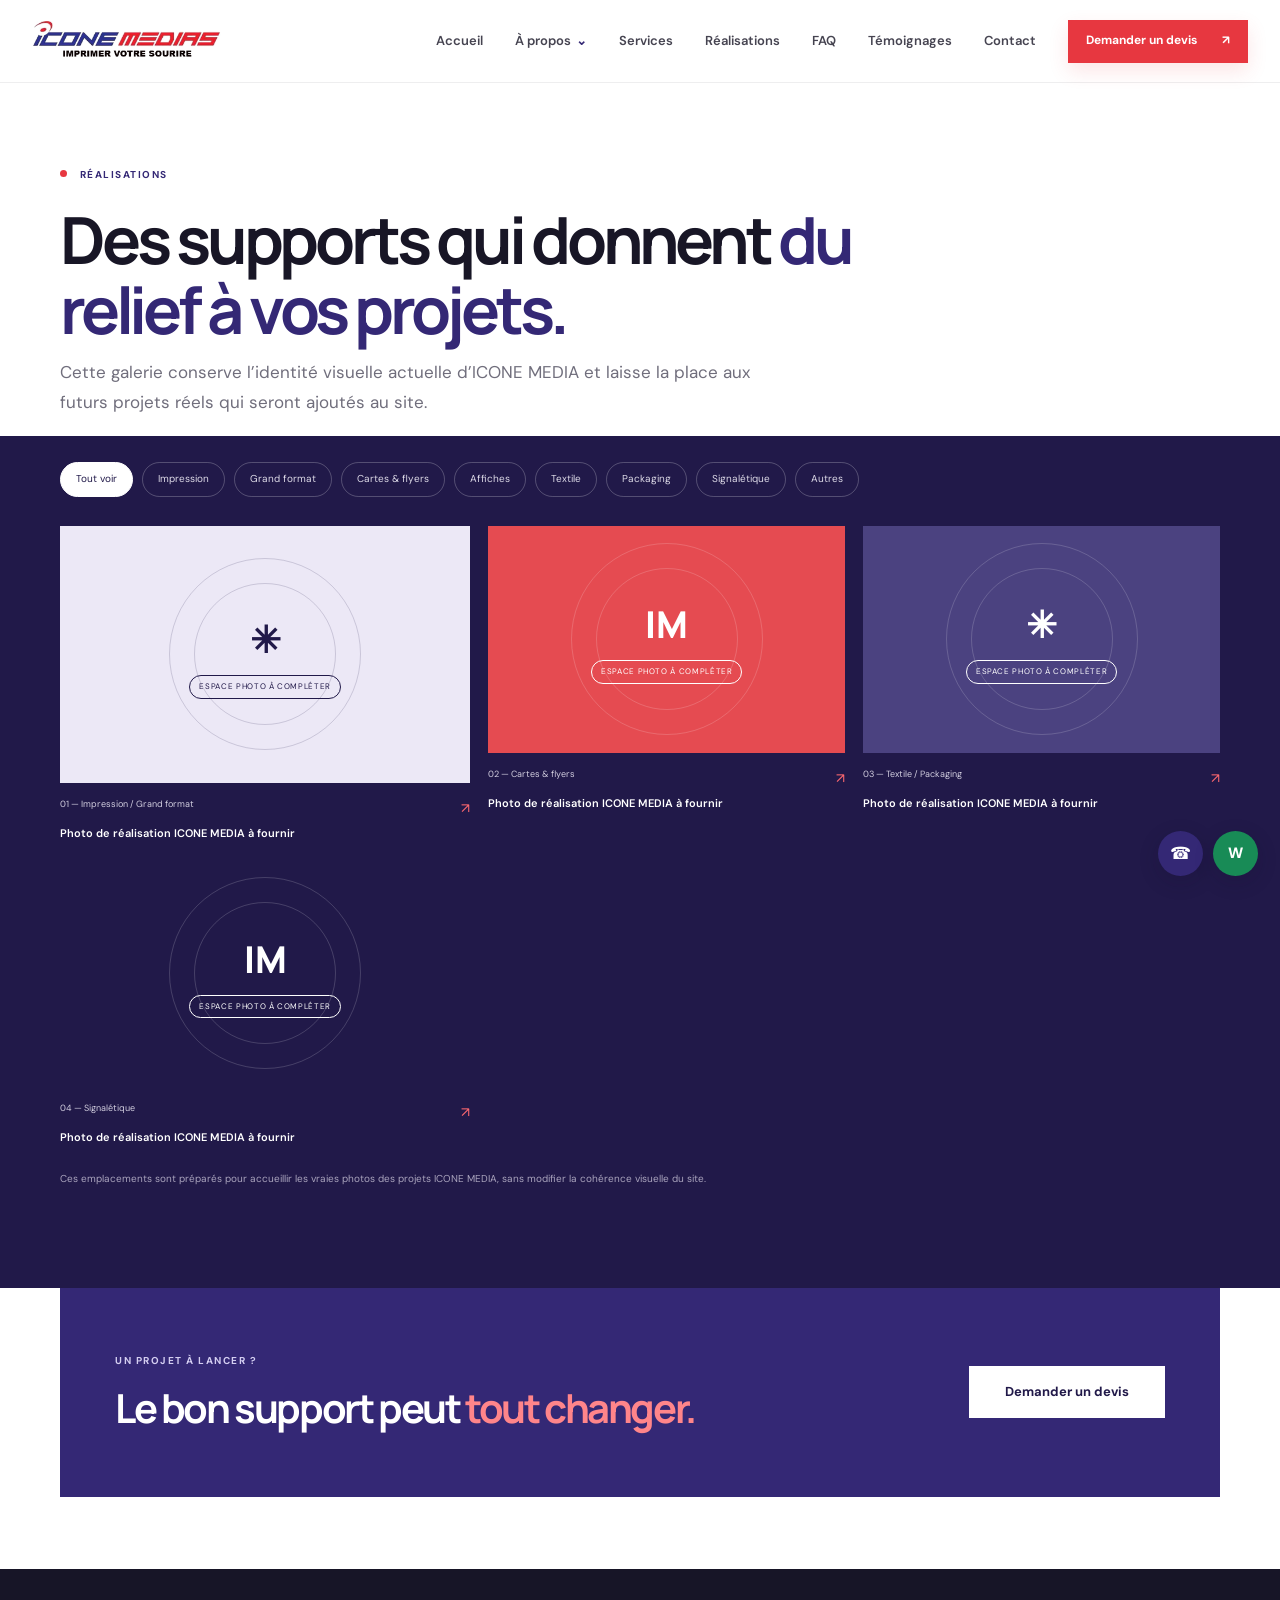
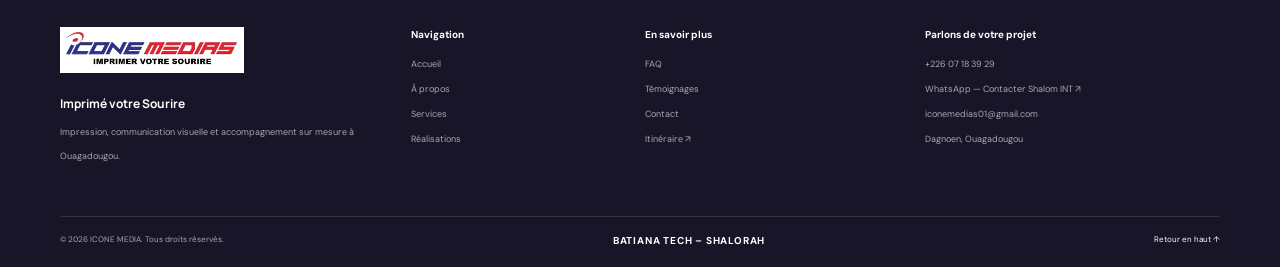
<file: gallery.html>
<!doctype html>
<html lang="fr">
  <head>
    <meta charset="utf-8">
    <meta name="viewport" content="width=device-width, initial-scale=1">
    <meta name="theme-color" content="#211949">
    <meta name="description" content="Galerie de réalisations ICONE MEDIA, supports imprimés, grands formats et projets de communication visuelle." >
    <title>Réalisations — ICONE MEDIA</title>
    <link rel="icon" type="image/png" href="logo%20icone%20diminutif.png">
    <link rel="stylesheet" href="styles.css">
    <script src="script.js" defer></script>
  </head>
  <body>
    <a class="skip-link" href="#contenu">Aller au contenu</a>
    <header class="site-header">
      <div class="header-inner">
        <a class="brand" href="index.html" aria-label="ICONE MEDIA, accueil">
          <img src="logo%20icone.png" alt="ICONE MEDIA — Imprimer votre sourire" width="650" height="126">
        </a>
        <button class="menu-toggle" type="button" aria-expanded="false" aria-controls="main-nav" aria-label="Ouvrir le menu">
          <span></span><span></span>
        </button>
        <nav class="main-nav" id="main-nav" aria-label="Navigation principale">
          <a href="index.html">Accueil</a>
          <details class="about-nav"><summary>À propos</summary><div class="about-nav-menu"><a href="about.html">Vue d’ensemble</a><a href="presentation.html">Présentation</a><a href="history.html">Notre histoire</a><a href="team.html">Notre équipe</a><a href="values.html">Nos valeurs</a></div></details>
          <a href="services.html">Services</a>
          <a href="gallery.html">Réalisations</a>
          <a href="faq.html">FAQ</a>
          <a href="testimonials.html">Témoignages</a>
          <a href="contact.html">Contact</a>
          <a class="button button-small button-red nav-quote" href="contact.html#devis">Demander un devis <span aria-hidden="true">↗</span></a>
        </nav>
      </div>
    </header>

    <main id="contenu">
      <section class="page-hero section-wrap">
        <div class="page-hero-inner">
          <p class="eyebrow"><span class="eyebrow-dot"></span> Réalisations</p>
          <h1>Des supports qui donnent <span class="accent-word">du relief à vos projets.</span></h1>
          <p class="page-intro">Cette galerie conserve l’identité visuelle actuelle d’ICONE MEDIA et laisse la place aux futurs projets réels qui seront ajoutés au site.</p>
        </div>
      </section>

      <section class="portfolio-section page-portfolio">
        <div class="section-wrap">
          <div class="portfolio-filters" role="group" aria-label="Filtrer les réalisations">
            <button class="filter-button is-active" type="button" data-filter="all" aria-pressed="true">Tout voir</button>
            <button class="filter-button" type="button" data-filter="print" aria-pressed="false">Impression</button>
            <button class="filter-button" type="button" data-filter="grand-format" aria-pressed="false">Grand format</button>
            <button class="filter-button" type="button" data-filter="cartes" aria-pressed="false">Cartes & flyers</button>
            <button class="filter-button" type="button" data-filter="affiches" aria-pressed="false">Affiches</button>
            <button class="filter-button" type="button" data-filter="textile" aria-pressed="false">Textile</button>
            <button class="filter-button" type="button" data-filter="packaging" aria-pressed="false">Packaging</button>
            <button class="filter-button" type="button" data-filter="signalétique" aria-pressed="false">Signalétique</button>
            <button class="filter-button" type="button" data-filter="autres" aria-pressed="false">Autres</button>
          </div>
          <div class="portfolio-grid">
            <article class="portfolio-item portfolio-large" data-category="print grand-format affiches signalétique autres"><div class="portfolio-placeholder placeholder-one"><span class="placeholder-symbol">✳</span><span class="placeholder-label">Espace photo à compléter</span></div><div class="portfolio-caption"><span>01 — Impression / Grand format</span><span>↗</span><strong>Photo de réalisation ICONE MEDIA à fournir</strong></div></article>
            <article class="portfolio-item" data-category="cartes print affiches"><div class="portfolio-placeholder placeholder-two"><span class="placeholder-symbol">IM</span><span class="placeholder-label">Espace photo à compléter</span></div><div class="portfolio-caption"><span>02 — Cartes & flyers</span><span>↗</span><strong>Photo de réalisation ICONE MEDIA à fournir</strong></div></article>
            <article class="portfolio-item" data-category="textile packaging autres"><div class="portfolio-placeholder placeholder-three"><span class="placeholder-symbol">✳</span><span class="placeholder-label">Espace photo à compléter</span></div><div class="portfolio-caption"><span>03 — Textile / Packaging</span><span>↗</span><strong>Photo de réalisation ICONE MEDIA à fournir</strong></div></article>
            <article class="portfolio-item" data-category="signalétique grand-format print"><div class="portfolio-placeholder placeholder-four"><span class="placeholder-symbol">IM</span><span class="placeholder-label">Espace photo à compléter</span></div><div class="portfolio-caption"><span>04 — Signalétique</span><span>↗</span><strong>Photo de réalisation ICONE MEDIA à fournir</strong></div></article>
          </div>
          <p class="portfolio-disclaimer">Ces emplacements sont préparés pour accueillir les vraies photos des projets ICONE MEDIA, sans modifier la cohérence visuelle du site.</p>
        </div>
      </section>

      <section class="final-cta section-wrap">
        <div>
          <p class="eyebrow">Un projet à lancer ?</p>
          <h2>Le bon support peut <span>tout changer.</span></h2>
        </div>
        <a class="button button-light" href="contact.html#devis">Demander un devis</a>
      </section>
    </main>

    <footer class="site-footer">
      <div class="footer-main section-wrap">
        <div class="footer-brand">
          <img src="logo%20icone.png" alt="ICONE MEDIA" width="650" height="126">
          <p>Imprimé votre Sourire</p>
          <span>Impression, communication visuelle et accompagnement sur mesure à Ouagadougou.</span>
        </div>
        <div class="footer-links">
          <strong>Navigation</strong>
          <a href="index.html">Accueil</a>
          <a href="about.html">À propos</a>
          <a href="services.html">Services</a>
          <a href="gallery.html">Réalisations</a>
        </div>
        <div class="footer-links">
          <strong>En savoir plus</strong>
          <a href="faq.html">FAQ</a>
          <a href="testimonials.html">Témoignages</a>
          <a href="contact.html">Contact</a>
          <a href="https://share.google/HLESWIGICC52i1G7e" target="_blank" rel="noopener noreferrer">Itinéraire ↗</a>
        </div>
        <div class="footer-links footer-contact">
          <strong>Parlons de votre projet</strong>
          <a href="tel:+22607183929">+226 07 18 39 29</a>
          <a href="https://wa.me/22670038636?text=Bonjour%20Shalom%20INT%2C%20je%20viens%20du%20site%20ICONE%20MEDIA%20et%20je%20souhaite%20obtenir%20des%20informations." target="_blank" rel="noopener noreferrer">WhatsApp — Contacter Shalom INT ↗</a>
          <a href="mailto:iconemedias01@gmail.com">iconemedias01@gmail.com</a>
          <span>Dagnoen, Ouagadougou</span>
        </div>
      </div>
      <div class="footer-bottom section-wrap"><span>© <span id="current-year">2026</span> ICONE MEDIA. Tous droits réservés.</span><span class="footer-signature">BATIANA TECH – SHALORAH</span><a href="#contenu">Retour en haut ↑</a></div>
    </footer>

    <div class="floating-actions" aria-label="Contact rapide">
      <a class="float-call" href="tel:+22607183929" aria-label="Appeler ICONE MEDIA">☎</a>
      <a class="float-whatsapp" href="https://wa.me/22670038636?text=Bonjour%20Shalom%20INT%2C%20je%20viens%20du%20site%20ICONE%20MEDIA%20et%20je%20souhaite%20obtenir%20des%20informations." target="_blank" rel="noopener noreferrer" aria-label="Contacter Shalom INT sur WhatsApp">W</a>
    </div>
  </body>
</html>
</file>
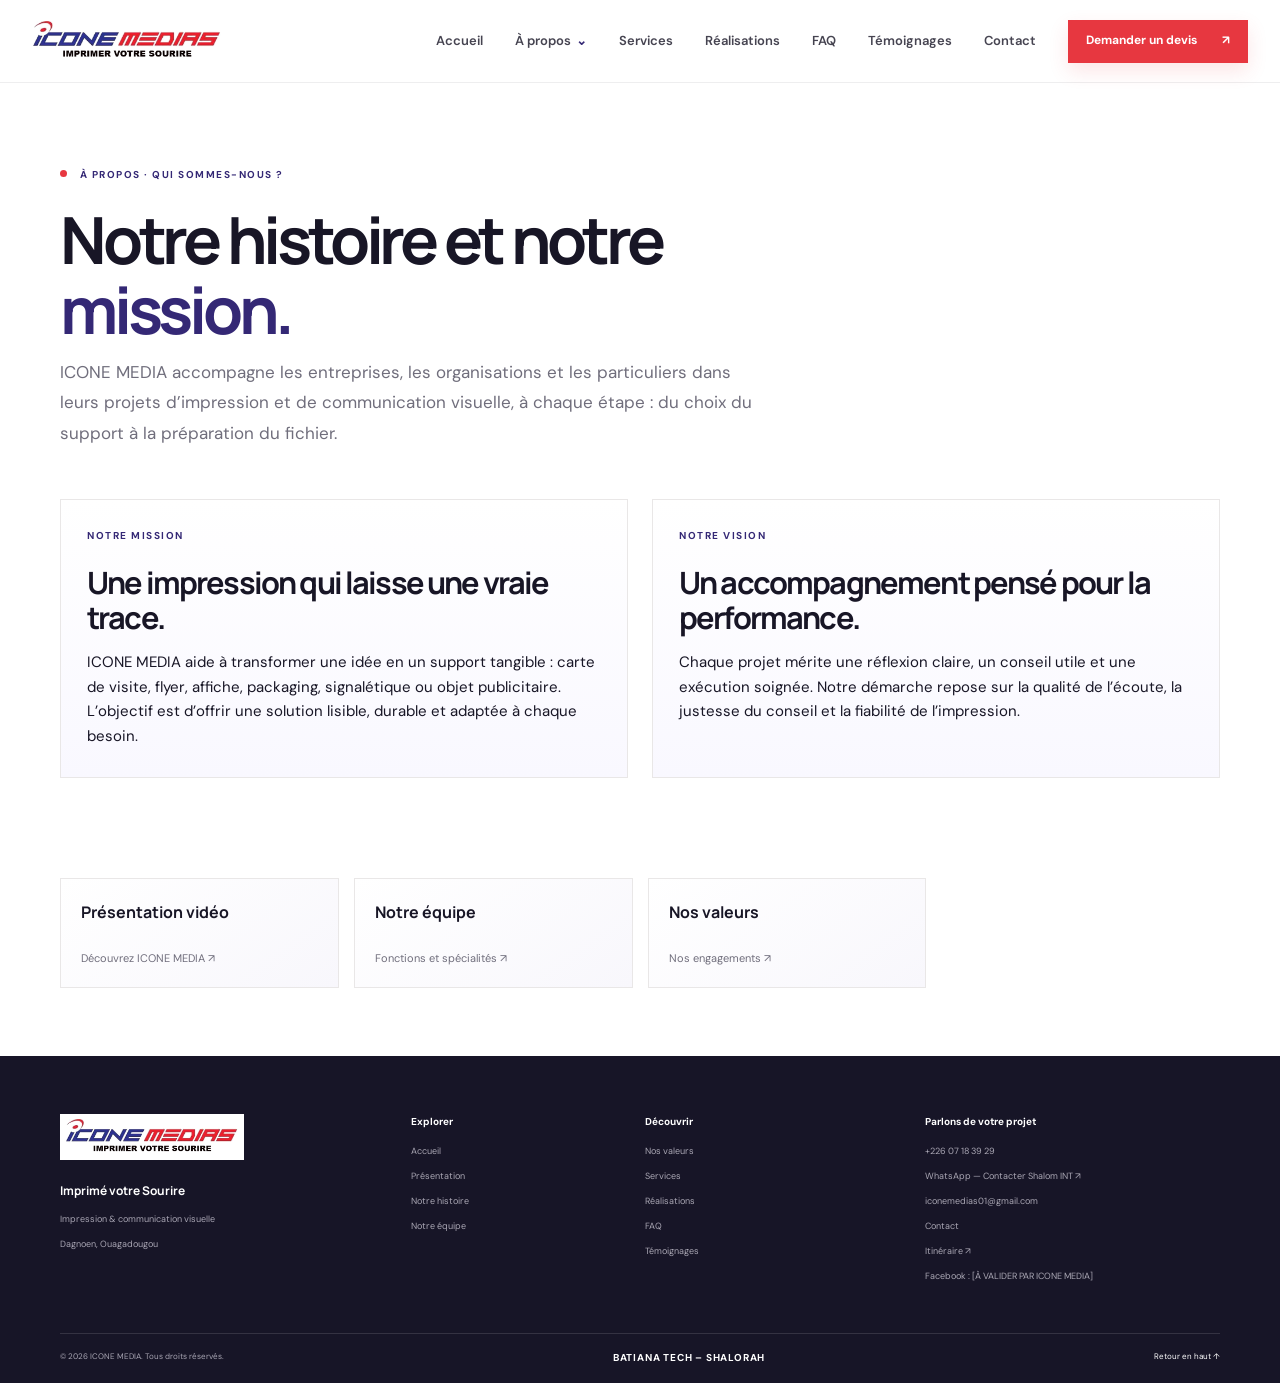
<file: history.html>
<!doctype html>
<html lang="fr">
  <head>
    <meta charset="utf-8">
    <meta name="viewport" content="width=device-width, initial-scale=1">
    <meta name="theme-color" content="#211949">
    <meta name="description" content="Qui sommes-nous ? Découvrez la mission et la vision d’ICONE MEDIA à Ouagadougou.">
    <title>Notre histoire — ICONE MEDIA</title>
    <link rel="icon" type="image/png" href="logo%20icone%20diminutif.png">
    <link rel="stylesheet" href="styles.css">
    <script src="script.js" defer></script>
  </head>
  <body>
    <a class="skip-link" href="#contenu">Aller au contenu</a>
    <header class="site-header"><div class="header-inner">
      <a class="brand" href="index.html" aria-label="ICONE MEDIA, accueil"><img src="logo%20icone.png" alt="ICONE MEDIA — Imprimer votre sourire" width="650" height="126"></a>
      <button class="menu-toggle" type="button" aria-expanded="false" aria-controls="main-nav" aria-label="Ouvrir le menu"><span></span><span></span></button>
      <nav class="main-nav" id="main-nav" aria-label="Navigation principale">
        <a href="index.html">Accueil</a>
        <details class="about-nav"><summary>À propos</summary><div class="about-nav-menu"><a href="about.html">Vue d’ensemble</a><a href="presentation.html">Présentation</a><a href="history.html" aria-current="page">Notre histoire</a><a href="team.html">Notre équipe</a><a href="values.html">Nos valeurs</a></div></details>
        <a href="services.html">Services</a><a href="gallery.html">Réalisations</a><a href="faq.html">FAQ</a><a href="testimonials.html">Témoignages</a><a href="contact.html">Contact</a>
        <a class="button button-small button-red nav-quote" href="contact.html#devis">Demander un devis <span aria-hidden="true">↗</span></a>
      </nav>
    </div></header>
    <main id="contenu">
      <section class="page-hero section-wrap"><div class="page-hero-inner">
        <p class="eyebrow"><span class="eyebrow-dot"></span> À propos · Qui sommes-nous ?</p>
        <h1>Notre histoire et notre <span class="accent-word">mission.</span></h1>
        <p class="page-intro">ICONE MEDIA accompagne les entreprises, les organisations et les particuliers dans leurs projets d’impression et de communication visuelle, à chaque étape : du choix du support à la préparation du fichier.</p>
      </div></section>
      <section class="section-wrap page-section"><div class="info-grid">
        <article class="page-panel"><p class="eyebrow">Notre mission</p><h2>Une impression qui laisse une vraie trace.</h2><p>ICONE MEDIA aide à transformer une idée en un support tangible : carte de visite, flyer, affiche, packaging, signalétique ou objet publicitaire. L’objectif est d’offrir une solution lisible, durable et adaptée à chaque besoin.</p></article>
        <article class="page-panel"><p class="eyebrow">Notre vision</p><h2>Un accompagnement pensé pour la performance.</h2><p>Chaque projet mérite une réflexion claire, un conseil utile et une exécution soignée. Notre démarche repose sur la qualité de l’écoute, la justesse du conseil et la fiabilité de l’impression.</p></article>
      </div></section>
      <section class="section-wrap page-section"><div class="about-screen-links">
        <a href="presentation.html"><strong>Présentation vidéo</strong><span>Découvrez ICONE MEDIA ↗</span></a>
        <a href="team.html"><strong>Notre équipe</strong><span>Fonctions et spécialités ↗</span></a>
        <a href="values.html"><strong>Nos valeurs</strong><span>Nos engagements ↗</span></a>
      </div></section>
    </main>
    <footer class="site-footer"><div class="footer-main section-wrap">
      <div class="footer-brand"><a href="index.html" aria-label="ICONE MEDIA, accueil"><img src="logo%20icone.png" alt="ICONE MEDIA" width="650" height="126"></a><p>Imprimé votre Sourire</p><span>Impression & communication visuelle<br>Dagnoen, Ouagadougou</span></div>
      <div class="footer-links"><strong>Explorer</strong><a href="index.html">Accueil</a><a href="presentation.html">Présentation</a><a href="history.html">Notre histoire</a><a href="team.html">Notre équipe</a></div>
      <div class="footer-links"><strong>Découvrir</strong><a href="values.html">Nos valeurs</a><a href="services.html">Services</a><a href="gallery.html">Réalisations</a><a href="faq.html">FAQ</a><a href="testimonials.html">Témoignages</a></div>
      <div class="footer-links footer-contact"><strong>Parlons de votre projet</strong><a href="tel:+22607183929">+226 07 18 39 29</a><a href="https://wa.me/22670038636?text=Bonjour%20Shalom%20INT%2C%20je%20viens%20du%20site%20ICONE%20MEDIA%20et%20je%20souhaite%20obtenir%20des%20informations." target="_blank" rel="noopener noreferrer">WhatsApp — Contacter Shalom INT ↗</a><a href="mailto:iconemedias01@gmail.com">iconemedias01@gmail.com</a><a href="contact.html">Contact</a><a href="https://share.google/HLESWIGICC52i1G7e" target="_blank" rel="noopener noreferrer">Itinéraire ↗</a><span>Facebook : [À VALIDER PAR ICONE MEDIA]</span></div>
    </div><div class="footer-bottom section-wrap"><span>© <span id="current-year">2026</span> ICONE MEDIA. Tous droits réservés.</span><span class="footer-signature">BATIANA TECH – SHALORAH</span><a href="#contenu">Retour en haut ↑</a></div></footer>
  </body>
</html>
</file>
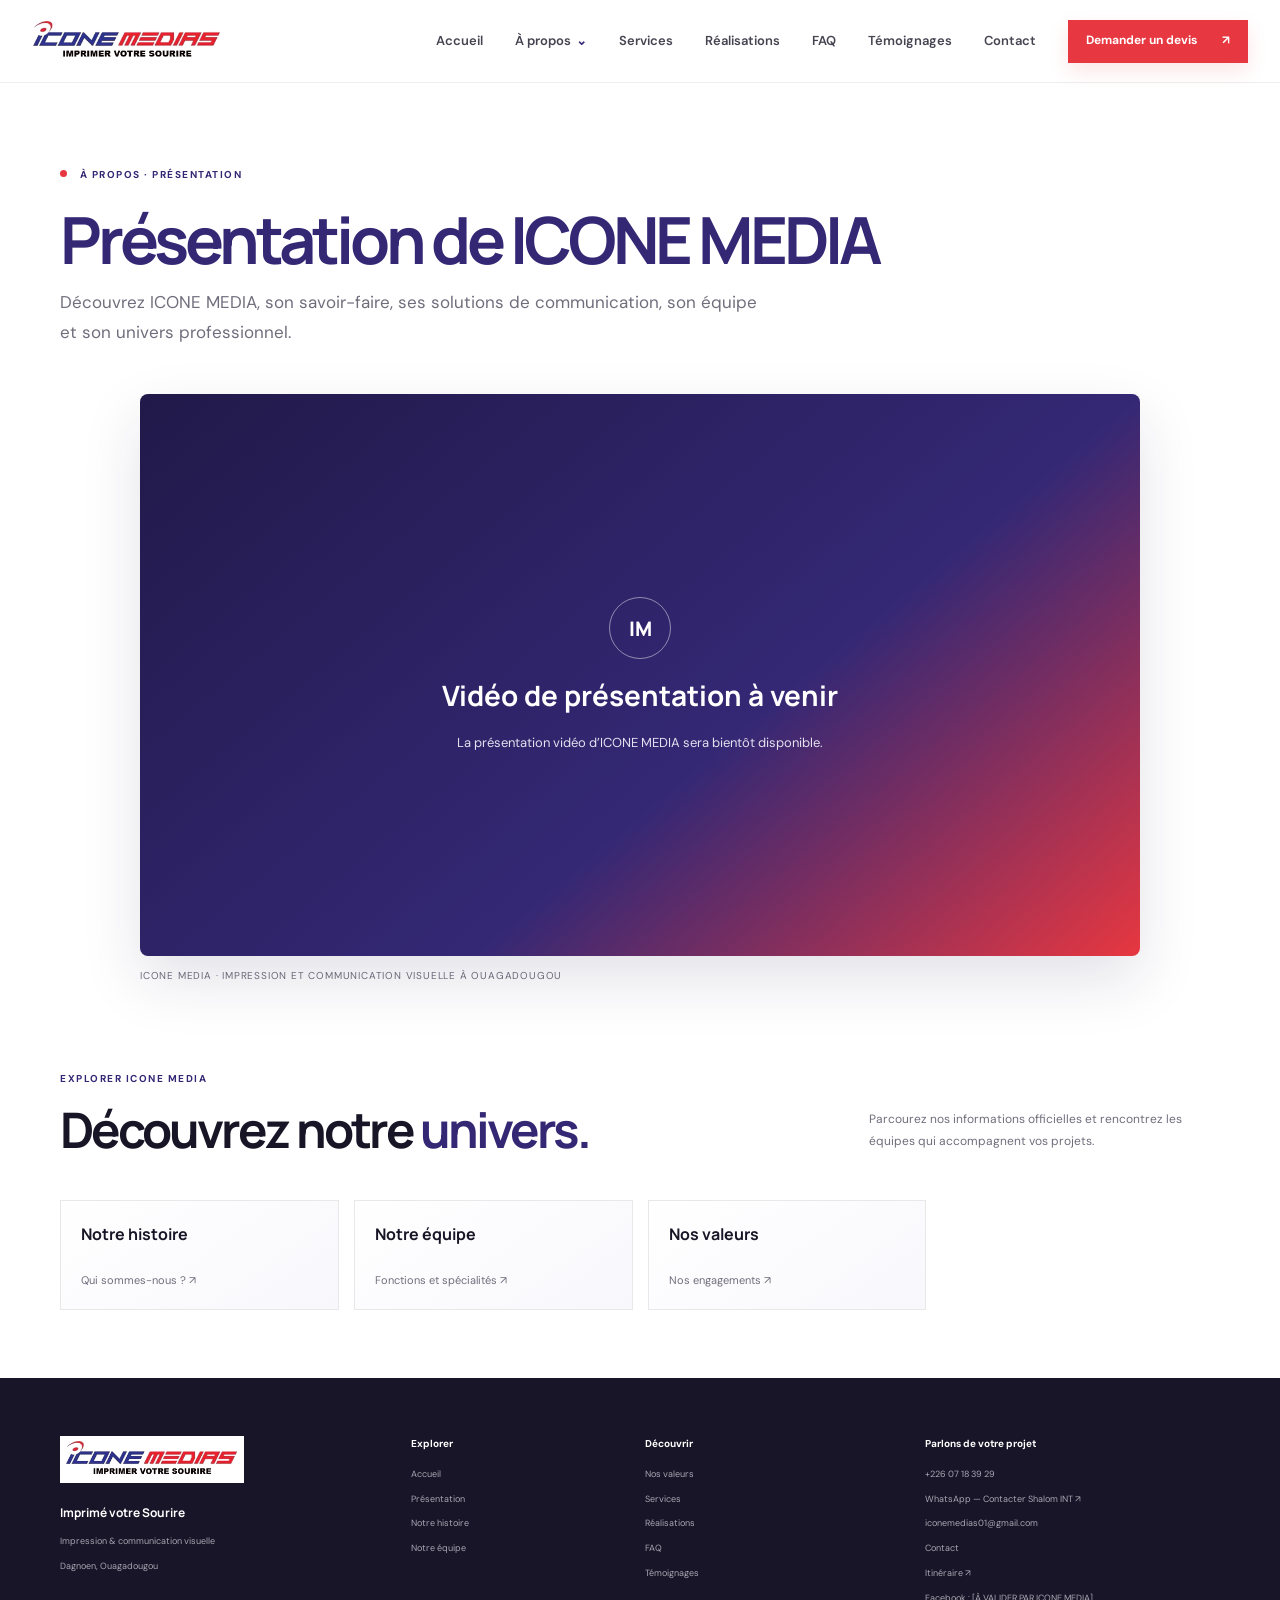
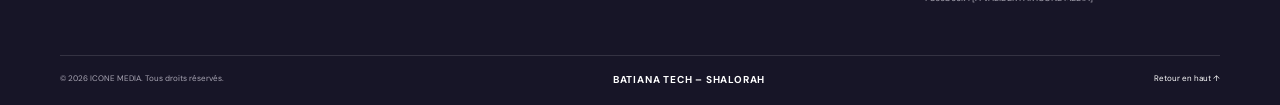
<file: presentation.html>
<!doctype html>
<html lang="fr">
  <head>
    <meta charset="utf-8">
    <meta name="viewport" content="width=device-width, initial-scale=1">
    <meta name="theme-color" content="#211949">
    <meta name="description" content="Découvrez ICONE MEDIA, son savoir-faire et son univers professionnel à travers sa vidéo de présentation.">
    <title>Présentation vidéo — ICONE MEDIA</title>
    <link rel="icon" type="image/png" href="logo%20icone%20diminutif.png">
    <link rel="stylesheet" href="styles.css">
    <script src="presentation-data.js" defer></script>
    <script src="script.js" defer></script>
  </head>
  <body>
    <a class="skip-link" href="#contenu">Aller au contenu</a>
    <header class="site-header">
      <div class="header-inner">
        <a class="brand" href="index.html" aria-label="ICONE MEDIA, accueil">
          <img src="logo%20icone.png" alt="ICONE MEDIA — Imprimer votre sourire" width="650" height="126">
        </a>
        <button class="menu-toggle" type="button" aria-expanded="false" aria-controls="main-nav" aria-label="Ouvrir le menu">
          <span></span><span></span>
        </button>
        <nav class="main-nav" id="main-nav" aria-label="Navigation principale">
          <a href="index.html">Accueil</a>
          <details class="about-nav">
            <summary>À propos</summary>
            <div class="about-nav-menu">
              <a href="about.html">Vue d’ensemble</a>
              <a href="presentation.html" aria-current="page">Présentation</a>
              <a href="history.html">Notre histoire</a>
              <a href="team.html">Notre équipe</a>
              <a href="values.html">Nos valeurs</a>
            </div>
          </details>
          <a href="services.html">Services</a>
          <a href="gallery.html">Réalisations</a>
          <a href="faq.html">FAQ</a>
          <a href="testimonials.html">Témoignages</a>
          <a href="contact.html">Contact</a>
          <a class="button button-small button-red nav-quote" href="contact.html#devis">Demander un devis <span aria-hidden="true">↗</span></a>
        </nav>
      </div>
    </header>

    <main id="contenu">
      <section class="page-hero section-wrap">
        <div class="page-hero-inner">
          <p class="eyebrow"><span class="eyebrow-dot"></span> À propos · Présentation</p>
          <h1><span id="video-title" class="accent-word">Présentation de ICONE MEDIA</span></h1>
          <p class="page-intro" id="video-description">Découvrez ICONE MEDIA, son savoir-faire, ses solutions de communication, son équipe et son univers professionnel.</p>
        </div>
      </section>

      <section class="section-wrap page-section presentation-section" aria-label="Vidéo de présentation ICONE MEDIA">
        <div class="presentation-video-frame" id="presentation-video">
          <div class="video-placeholder">
            <span class="video-placeholder-mark" aria-hidden="true">IM</span>
            <strong>Vidéo de présentation à venir</strong>
            <span>La présentation vidéo d’ICONE MEDIA sera bientôt disponible.</span>
          </div>
        </div>
        <p class="presentation-caption">ICONE MEDIA · Impression et communication visuelle à Ouagadougou</p>
      </section>

      <section class="section-wrap page-section presentation-links">
        <div class="section-heading">
          <div>
            <p class="eyebrow">Explorer ICONE MEDIA</p>
            <h2>Découvrez notre <span class="accent-word">univers.</span></h2>
          </div>
          <p class="section-intro">Parcourez nos informations officielles et rencontrez les équipes qui accompagnent vos projets.</p>
        </div>
        <div class="about-screen-links">
          <a href="history.html"><strong>Notre histoire</strong><span>Qui sommes-nous ? ↗</span></a>
          <a href="team.html"><strong>Notre équipe</strong><span>Fonctions et spécialités ↗</span></a>
          <a href="values.html"><strong>Nos valeurs</strong><span>Nos engagements ↗</span></a>
        </div>
      </section>
    </main>

    <footer class="site-footer">
      <div class="footer-main section-wrap">
        <div class="footer-brand"><a href="index.html" aria-label="ICONE MEDIA, accueil"><img src="logo%20icone.png" alt="ICONE MEDIA" width="650" height="126"></a><p>Imprimé votre Sourire</p><span>Impression & communication visuelle<br>Dagnoen, Ouagadougou</span></div>
        <div class="footer-links"><strong>Explorer</strong><a href="index.html">Accueil</a><a href="presentation.html">Présentation</a><a href="history.html">Notre histoire</a><a href="team.html">Notre équipe</a></div>
        <div class="footer-links"><strong>Découvrir</strong><a href="values.html">Nos valeurs</a><a href="services.html">Services</a><a href="gallery.html">Réalisations</a><a href="faq.html">FAQ</a><a href="testimonials.html">Témoignages</a></div>
        <div class="footer-links footer-contact"><strong>Parlons de votre projet</strong><a href="tel:+22607183929">+226 07 18 39 29</a><a href="https://wa.me/22670038636?text=Bonjour%20Shalom%20INT%2C%20je%20viens%20du%20site%20ICONE%20MEDIA%20et%20je%20souhaite%20obtenir%20des%20informations." target="_blank" rel="noopener noreferrer">WhatsApp — Contacter Shalom INT ↗</a><a href="mailto:iconemedias01@gmail.com">iconemedias01@gmail.com</a><a href="contact.html">Contact</a><a href="https://share.google/HLESWIGICC52i1G7e" target="_blank" rel="noopener noreferrer">Itinéraire ↗</a><span>Facebook : [À VALIDER PAR ICONE MEDIA]</span></div>
      </div>
      <div class="footer-bottom section-wrap"><span>© <span id="current-year">2026</span> ICONE MEDIA. Tous droits réservés.</span><span class="footer-signature">BATIANA TECH – SHALORAH</span><a href="#contenu">Retour en haut ↑</a></div>
    </footer>
  </body>
</html>
</file>
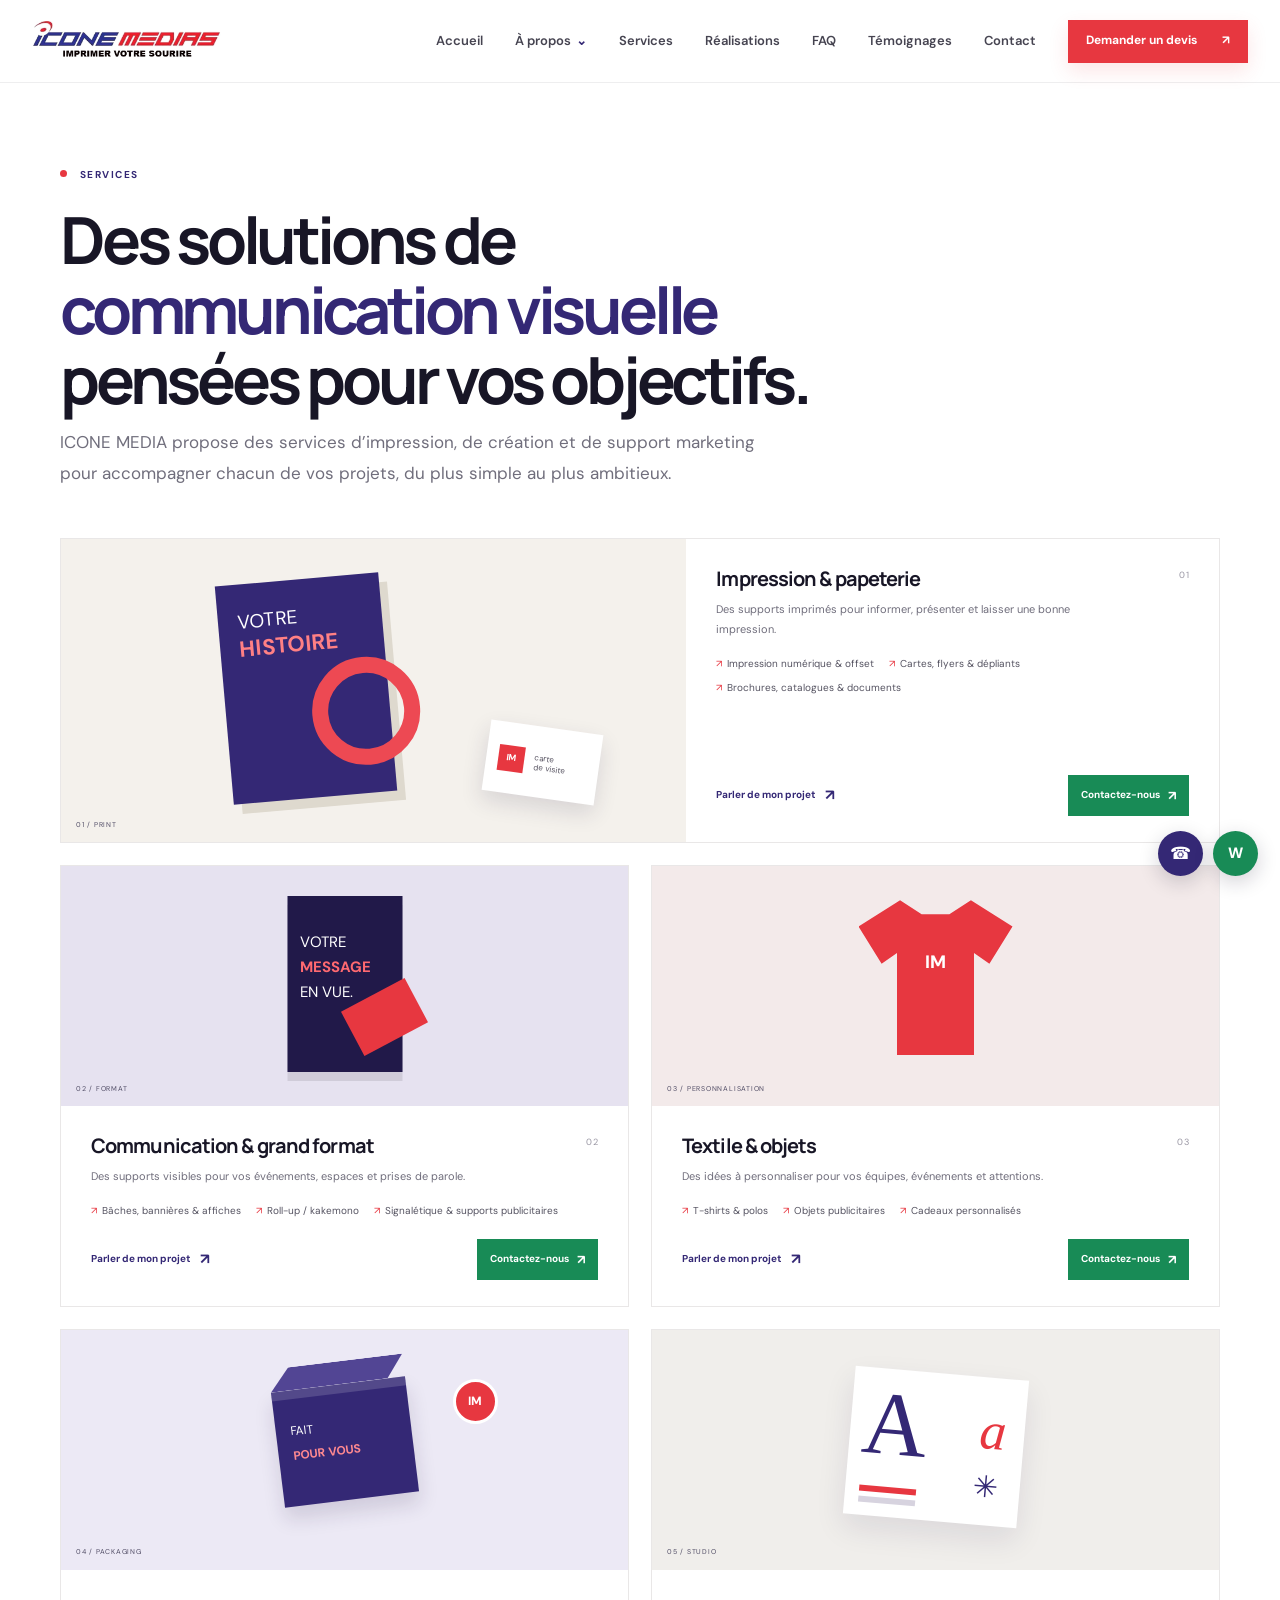
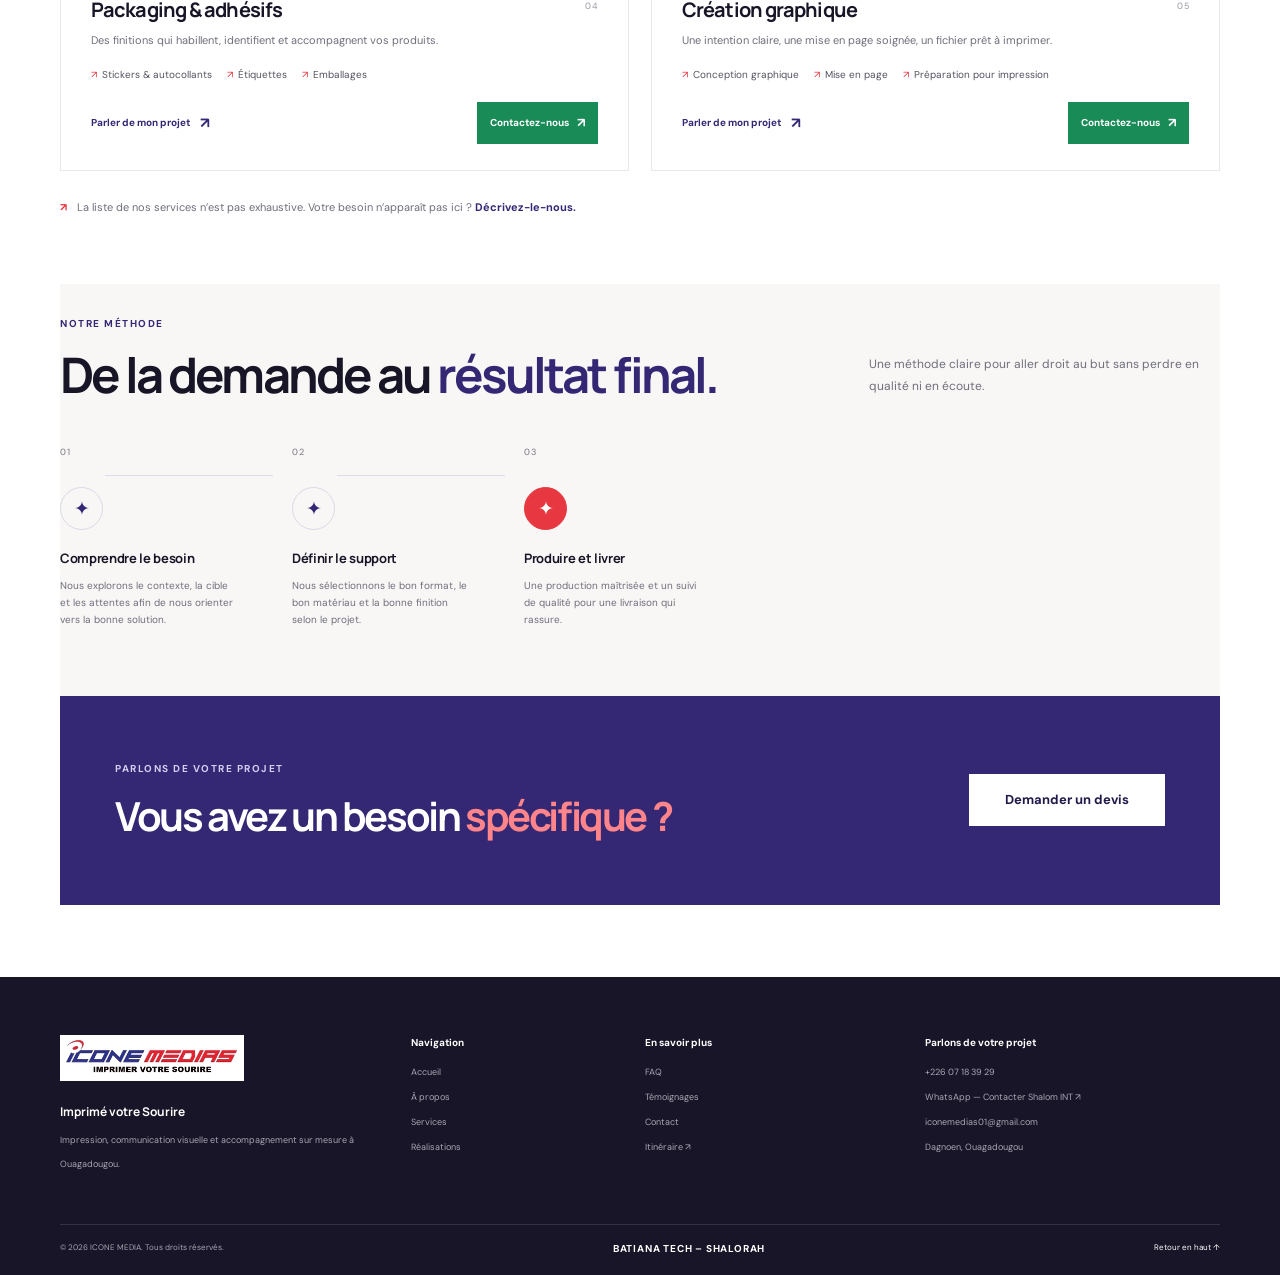
<file: services.html>
<!doctype html>
<html lang="fr">
  <head>
    <meta charset="utf-8">
    <meta name="viewport" content="width=device-width, initial-scale=1">
    <meta name="theme-color" content="#211949">
    <meta name="description" content="Les services d'impression, de création graphique, de grand format et de communication visuelle d'ICONE MEDIA." >
    <title>Services — ICONE MEDIA</title>
    <link rel="icon" type="image/png" href="logo%20icone%20diminutif.png">
    <link rel="stylesheet" href="styles.css">
    <script src="script.js" defer></script>
  </head>
  <body>
    <a class="skip-link" href="#contenu">Aller au contenu</a>
    <header class="site-header">
      <div class="header-inner">
        <a class="brand" href="index.html" aria-label="ICONE MEDIA, accueil">
          <img src="logo%20icone.png" alt="ICONE MEDIA — Imprimer votre sourire" width="650" height="126">
        </a>
        <button class="menu-toggle" type="button" aria-expanded="false" aria-controls="main-nav" aria-label="Ouvrir le menu">
          <span></span><span></span>
        </button>
        <nav class="main-nav" id="main-nav" aria-label="Navigation principale">
          <a href="index.html">Accueil</a>
          <details class="about-nav"><summary>À propos</summary><div class="about-nav-menu"><a href="about.html">Vue d’ensemble</a><a href="presentation.html">Présentation</a><a href="history.html">Notre histoire</a><a href="team.html">Notre équipe</a><a href="values.html">Nos valeurs</a></div></details>
          <a href="services.html">Services</a>
          <a href="gallery.html">Réalisations</a>
          <a href="faq.html">FAQ</a>
          <a href="testimonials.html">Témoignages</a>
          <a href="contact.html">Contact</a>
          <a class="button button-small button-red nav-quote" href="contact.html#devis">Demander un devis <span aria-hidden="true">↗</span></a>
        </nav>
      </div>
    </header>

    <main id="contenu">
      <section class="page-hero section-wrap">
        <div class="page-hero-inner">
          <p class="eyebrow"><span class="eyebrow-dot"></span> Services</p>
          <h1>Des solutions de <span class="accent-word">communication visuelle</span> pensées pour vos objectifs.</h1>
          <p class="page-intro">ICONE MEDIA propose des services d’impression, de création et de support marketing pour accompagner chacun de vos projets, du plus simple au plus ambitieux.</p>
        </div>
      </section>

      <section class="section-wrap page-section services-page">
        <div class="services-grid">
          <article class="service-card service-wide">
            <div class="service-visual visual-papeterie" aria-hidden="true"><div class="mockup-sheet"><span>VOTRE<br><b>HISTOIRE</b></span><i></i></div><div class="mockup-mini"><b>IM</b><span>carte<br>de visite</span></div><span class="visual-index">01 / PRINT</span></div>
            <div class="service-copy"><span class="service-number">01</span><h3>Impression & papeterie</h3><p>Des supports imprimés pour informer, présenter et laisser une bonne impression.</p><ul><li>Impression numérique & offset</li><li>Cartes, flyers & dépliants</li><li>Brochures, catalogues & documents</li></ul><div class="service-actions"><a class="card-link" href="contact.html#devis">Parler de mon projet <span>↗</span></a><a class="service-whatsapp" href="https://wa.me/22670038636?text=Bonjour%20Shalom%20INT%2C%20je%20viens%20du%20site%20ICONE%20MEDIA%20et%20je%20souhaite%20en%20savoir%20plus%20sur%20votre%20service%20Impression%20%26%20papeterie." target="_blank" rel="noopener noreferrer">Contactez-nous <span aria-hidden="true">↗</span></a></div></div>
          </article>
          <article class="service-card">
            <div class="service-visual visual-grand" aria-hidden="true"><div class="rollup"><span>VOTRE<br><b>MESSAGE</b><br>EN VUE.</span><i></i></div><span class="visual-index">02 / FORMAT</span></div>
            <div class="service-copy"><span class="service-number">02</span><h3>Communication & grand format</h3><p>Des supports visibles pour vos événements, espaces et prises de parole.</p><ul><li>Bâches, bannières & affiches</li><li>Roll-up / kakemono</li><li>Signalétique & supports publicitaires</li></ul><div class="service-actions"><a class="card-link" href="contact.html#devis">Parler de mon projet <span>↗</span></a><a class="service-whatsapp" href="https://wa.me/22670038636?text=Bonjour%20Shalom%20INT%2C%20je%20viens%20du%20site%20ICONE%20MEDIA%20et%20je%20souhaite%20en%20savoir%20plus%20sur%20votre%20service%20Communication%20%26%20grand%20format." target="_blank" rel="noopener noreferrer">Contactez-nous <span aria-hidden="true">↗</span></a></div></div>
          </article>
          <article class="service-card">
            <div class="service-visual visual-textile" aria-hidden="true"><div class="shirt"><span>IM</span><i></i></div><span class="visual-index">03 / PERSONNALISATION</span></div>
            <div class="service-copy"><span class="service-number">03</span><h3>Textile & objets</h3><p>Des idées à personnaliser pour vos équipes, événements et attentions.</p><ul><li>T-shirts & polos</li><li>Objets publicitaires</li><li>Cadeaux personnalisés</li></ul><div class="service-actions"><a class="card-link" href="contact.html#devis">Parler de mon projet <span>↗</span></a><a class="service-whatsapp" href="https://wa.me/22670038636?text=Bonjour%20Shalom%20INT%2C%20je%20viens%20du%20site%20ICONE%20MEDIA%20et%20je%20souhaite%20en%20savoir%20plus%20sur%20votre%20service%20Textile%20%26%20objets." target="_blank" rel="noopener noreferrer">Contactez-nous <span aria-hidden="true">↗</span></a></div></div>
          </article>
          <article class="service-card">
            <div class="service-visual visual-packaging" aria-hidden="true"><div class="package"><span>FAIT<br><b>POUR VOUS</b></span><i></i></div><span class="package-sticker">IM</span><span class="visual-index">04 / PACKAGING</span></div>
            <div class="service-copy"><span class="service-number">04</span><h3>Packaging & adhésifs</h3><p>Des finitions qui habillent, identifient et accompagnent vos produits.</p><ul><li>Stickers & autocollants</li><li>Étiquettes</li><li>Emballages</li></ul><div class="service-actions"><a class="card-link" href="contact.html#devis">Parler de mon projet <span>↗</span></a><a class="service-whatsapp" href="https://wa.me/22670038636?text=Bonjour%20Shalom%20INT%2C%20je%20viens%20du%20site%20ICONE%20MEDIA%20et%20je%20souhaite%20en%20savoir%20plus%20sur%20votre%20service%20Packaging%20%26%20adh%C3%A9sifs." target="_blank" rel="noopener noreferrer">Contactez-nous <span aria-hidden="true">↗</span></a></div></div>
          </article>
          <article class="service-card">
            <div class="service-visual visual-creation" aria-hidden="true"><div class="design-board"><span class="board-a">A</span><span class="board-b">a</span><span class="board-c">✳</span><i></i></div><span class="visual-index">05 / STUDIO</span></div>
            <div class="service-copy"><span class="service-number">05</span><h3>Création graphique</h3><p>Une intention claire, une mise en page soignée, un fichier prêt à imprimer.</p><ul><li>Conception graphique</li><li>Mise en page</li><li>Préparation pour impression</li></ul><div class="service-actions"><a class="card-link" href="contact.html#devis">Parler de mon projet <span>↗</span></a><a class="service-whatsapp" href="https://wa.me/22670038636?text=Bonjour%20Shalom%20INT%2C%20je%20viens%20du%20site%20ICONE%20MEDIA%20et%20je%20souhaite%20en%20savoir%20plus%20sur%20votre%20service%20Cr%C3%A9ation%20graphique." target="_blank" rel="noopener noreferrer">Contactez-nous <span aria-hidden="true">↗</span></a></div></div>
          </article>
        </div>
        <p class="catalog-note"><span>↗</span> La liste de nos services n’est pas exhaustive. Votre besoin n’apparaît pas ici ? <a href="contact.html#devis">Décrivez-le-nous.</a></p>
      </section>

      <section class="section-wrap page-section process-section">
        <div class="section-heading">
          <div>
            <p class="eyebrow">Notre méthode</p>
            <h2>De la demande au <span class="accent-word">résultat final.</span></h2>
          </div>
          <p class="section-intro">Une méthode claire pour aller droit au but sans perdre en qualité ni en écoute.</p>
        </div>
        <ul class="process-list">
          <li>
            <span class="process-number">01</span>
            <span class="process-icon">✦</span>
            <div><h3>Comprendre le besoin</h3><p>Nous explorons le contexte, la cible et les attentes afin de nous orienter vers la bonne solution.</p></div>
          </li>
          <li>
            <span class="process-number">02</span>
            <span class="process-icon">✦</span>
            <div><h3>Définir le support</h3><p>Nous sélectionnons le bon format, le bon matériau et la bonne finition selon le projet.</p></div>
          </li>
          <li>
            <span class="process-number">03</span>
            <span class="process-icon">✦</span>
            <div><h3>Produire et livrer</h3><p>Une production maîtrisée et un suivi de qualité pour une livraison qui rassure.</p></div>
          </li>
        </ul>
      </section>

      <section class="final-cta section-wrap">
        <div>
          <p class="eyebrow">Parlons de votre projet</p>
          <h2>Vous avez un besoin <span>spécifique ?</span></h2>
        </div>
        <a class="button button-light" href="contact.html#devis">Demander un devis</a>
      </section>
    </main>

    <footer class="site-footer">
      <div class="footer-main section-wrap">
        <div class="footer-brand">
          <img src="logo%20icone.png" alt="ICONE MEDIA" width="650" height="126">
          <p>Imprimé votre Sourire</p>
          <span>Impression, communication visuelle et accompagnement sur mesure à Ouagadougou.</span>
        </div>
        <div class="footer-links">
          <strong>Navigation</strong>
          <a href="index.html">Accueil</a>
          <a href="about.html">À propos</a>
          <a href="services.html">Services</a>
          <a href="gallery.html">Réalisations</a>
        </div>
        <div class="footer-links">
          <strong>En savoir plus</strong>
          <a href="faq.html">FAQ</a>
          <a href="testimonials.html">Témoignages</a>
          <a href="contact.html">Contact</a>
          <a href="https://share.google/HLESWIGICC52i1G7e" target="_blank" rel="noopener noreferrer">Itinéraire ↗</a>
        </div>
        <div class="footer-links footer-contact">
          <strong>Parlons de votre projet</strong>
          <a href="tel:+22607183929">+226 07 18 39 29</a>
          <a href="https://wa.me/22670038636?text=Bonjour%20Shalom%20INT%2C%20je%20viens%20du%20site%20ICONE%20MEDIA%20et%20je%20souhaite%20obtenir%20des%20informations." target="_blank" rel="noopener noreferrer">WhatsApp — Contacter Shalom INT ↗</a>
          <a href="mailto:iconemedias01@gmail.com">iconemedias01@gmail.com</a>
          <span>Dagnoen, Ouagadougou</span>
        </div>
      </div>
      <div class="footer-bottom section-wrap"><span>© <span id="current-year">2026</span> ICONE MEDIA. Tous droits réservés.</span><span class="footer-signature">BATIANA TECH – SHALORAH</span><a href="#contenu">Retour en haut ↑</a></div>
    </footer>

    <div class="floating-actions" aria-label="Contact rapide">
      <a class="float-call" href="tel:+22607183929" aria-label="Appeler ICONE MEDIA">☎</a>
      <a class="float-whatsapp" href="https://wa.me/22670038636?text=Bonjour%20Shalom%20INT%2C%20je%20viens%20du%20site%20ICONE%20MEDIA%20et%20je%20souhaite%20obtenir%20des%20informations." target="_blank" rel="noopener noreferrer" aria-label="Contacter Shalom INT sur WhatsApp">W</a>
    </div>
  </body>
</html>
</file>
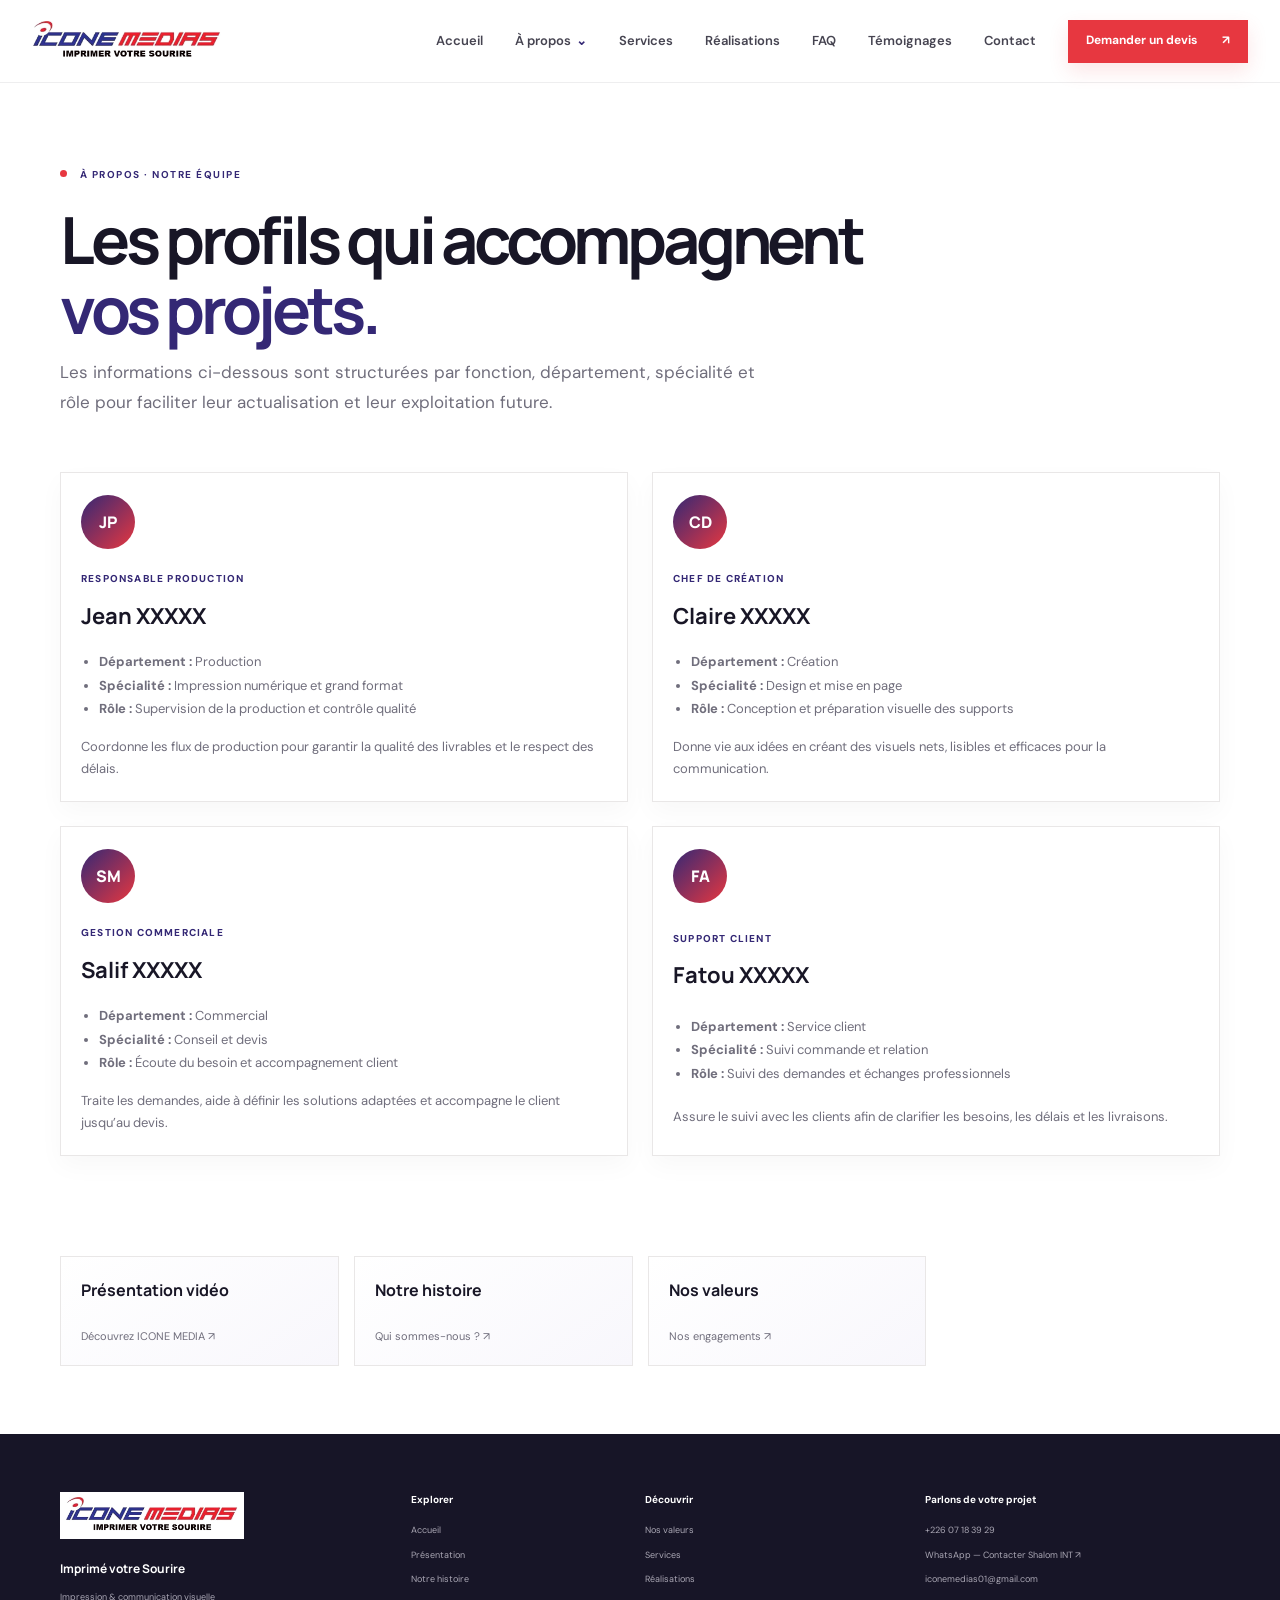
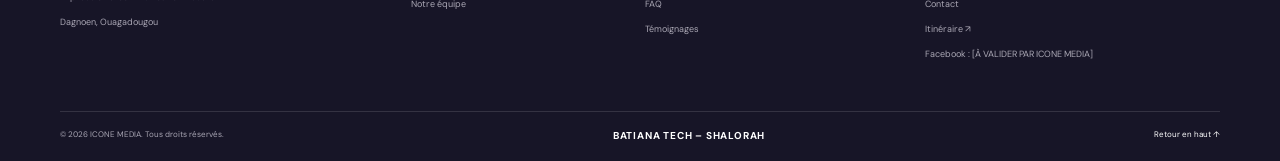
<file: team.html>
<!doctype html>
<html lang="fr">
  <head>
    <meta charset="utf-8">
    <meta name="viewport" content="width=device-width, initial-scale=1">
    <meta name="theme-color" content="#211949">
    <meta name="description" content="Découvrez les fonctions, départements et spécialités de l’équipe ICONE MEDIA.">
    <title>Notre équipe — ICONE MEDIA</title>
    <link rel="icon" type="image/png" href="logo%20icone%20diminutif.png">
    <link rel="stylesheet" href="styles.css">
    <script src="script.js" defer></script>
  </head>
  <body>
    <a class="skip-link" href="#contenu">Aller au contenu</a>
    <header class="site-header"><div class="header-inner">
      <a class="brand" href="index.html" aria-label="ICONE MEDIA, accueil"><img src="logo%20icone.png" alt="ICONE MEDIA — Imprimer votre sourire" width="650" height="126"></a>
      <button class="menu-toggle" type="button" aria-expanded="false" aria-controls="main-nav" aria-label="Ouvrir le menu"><span></span><span></span></button>
      <nav class="main-nav" id="main-nav" aria-label="Navigation principale">
        <a href="index.html">Accueil</a>
        <details class="about-nav"><summary>À propos</summary><div class="about-nav-menu"><a href="about.html">Vue d’ensemble</a><a href="presentation.html">Présentation</a><a href="history.html">Notre histoire</a><a href="team.html" aria-current="page">Notre équipe</a><a href="values.html">Nos valeurs</a></div></details>
        <a href="services.html">Services</a><a href="gallery.html">Réalisations</a><a href="faq.html">FAQ</a><a href="testimonials.html">Témoignages</a><a href="contact.html">Contact</a>
        <a class="button button-small button-red nav-quote" href="contact.html#devis">Demander un devis <span aria-hidden="true">↗</span></a>
      </nav>
    </div></header>
    <main id="contenu">
      <section class="page-hero section-wrap"><div class="page-hero-inner">
        <p class="eyebrow"><span class="eyebrow-dot"></span> À propos · Notre équipe</p>
        <h1>Les profils qui accompagnent <span class="accent-word">vos projets.</span></h1>
        <p class="page-intro">Les informations ci-dessous sont structurées par fonction, département, spécialité et rôle pour faciliter leur actualisation et leur exploitation future.</p>
      </div></section>
      <section class="section-wrap page-section team-section">
        <div class="team-grid">
          <article class="team-card"><div class="team-avatar">JP</div><div class="team-meta"><span class="team-role">Responsable Production</span><h3>Jean XXXXX</h3></div><ul><li><strong>Département :</strong> Production</li><li><strong>Spécialité :</strong> Impression numérique et grand format</li><li><strong>Rôle :</strong> Supervision de la production et contrôle qualité</li></ul><p>Coordonne les flux de production pour garantir la qualité des livrables et le respect des délais.</p></article>
          <article class="team-card"><div class="team-avatar">CD</div><div class="team-meta"><span class="team-role">Chef de Création</span><h3>Claire XXXXX</h3></div><ul><li><strong>Département :</strong> Création</li><li><strong>Spécialité :</strong> Design et mise en page</li><li><strong>Rôle :</strong> Conception et préparation visuelle des supports</li></ul><p>Donne vie aux idées en créant des visuels nets, lisibles et efficaces pour la communication.</p></article>
          <article class="team-card"><div class="team-avatar">SM</div><div class="team-meta"><span class="team-role">Gestion commerciale</span><h3>Salif XXXXX</h3></div><ul><li><strong>Département :</strong> Commercial</li><li><strong>Spécialité :</strong> Conseil et devis</li><li><strong>Rôle :</strong> Écoute du besoin et accompagnement client</li></ul><p>Traite les demandes, aide à définir les solutions adaptées et accompagne le client jusqu’au devis.</p></article>
          <article class="team-card"><div class="team-avatar">FA</div><div class="team-meta"><span class="team-role">Support client</span><h3>Fatou XXXXX</h3></div><ul><li><strong>Département :</strong> Service client</li><li><strong>Spécialité :</strong> Suivi commande et relation</li><li><strong>Rôle :</strong> Suivi des demandes et échanges professionnels</li></ul><p>Assure le suivi avec les clients afin de clarifier les besoins, les délais et les livraisons.</p></article>
        </div>
      </section>
      <section class="section-wrap page-section"><div class="about-screen-links">
        <a href="presentation.html"><strong>Présentation vidéo</strong><span>Découvrez ICONE MEDIA ↗</span></a>
        <a href="history.html"><strong>Notre histoire</strong><span>Qui sommes-nous ? ↗</span></a>
        <a href="values.html"><strong>Nos valeurs</strong><span>Nos engagements ↗</span></a>
      </div></section>
    </main>
    <footer class="site-footer"><div class="footer-main section-wrap">
      <div class="footer-brand"><a href="index.html" aria-label="ICONE MEDIA, accueil"><img src="logo%20icone.png" alt="ICONE MEDIA" width="650" height="126"></a><p>Imprimé votre Sourire</p><span>Impression & communication visuelle<br>Dagnoen, Ouagadougou</span></div>
      <div class="footer-links"><strong>Explorer</strong><a href="index.html">Accueil</a><a href="presentation.html">Présentation</a><a href="history.html">Notre histoire</a><a href="team.html">Notre équipe</a></div>
      <div class="footer-links"><strong>Découvrir</strong><a href="values.html">Nos valeurs</a><a href="services.html">Services</a><a href="gallery.html">Réalisations</a><a href="faq.html">FAQ</a><a href="testimonials.html">Témoignages</a></div>
      <div class="footer-links footer-contact"><strong>Parlons de votre projet</strong><a href="tel:+22607183929">+226 07 18 39 29</a><a href="https://wa.me/22670038636?text=Bonjour%20Shalom%20INT%2C%20je%20viens%20du%20site%20ICONE%20MEDIA%20et%20je%20souhaite%20obtenir%20des%20informations." target="_blank" rel="noopener noreferrer">WhatsApp — Contacter Shalom INT ↗</a><a href="mailto:iconemedias01@gmail.com">iconemedias01@gmail.com</a><a href="contact.html">Contact</a><a href="https://share.google/HLESWIGICC52i1G7e" target="_blank" rel="noopener noreferrer">Itinéraire ↗</a><span>Facebook : [À VALIDER PAR ICONE MEDIA]</span></div>
    </div><div class="footer-bottom section-wrap"><span>© <span id="current-year">2026</span> ICONE MEDIA. Tous droits réservés.</span><span class="footer-signature">BATIANA TECH – SHALORAH</span><a href="#contenu">Retour en haut ↑</a></div></footer>
  </body>
</html>
</file>
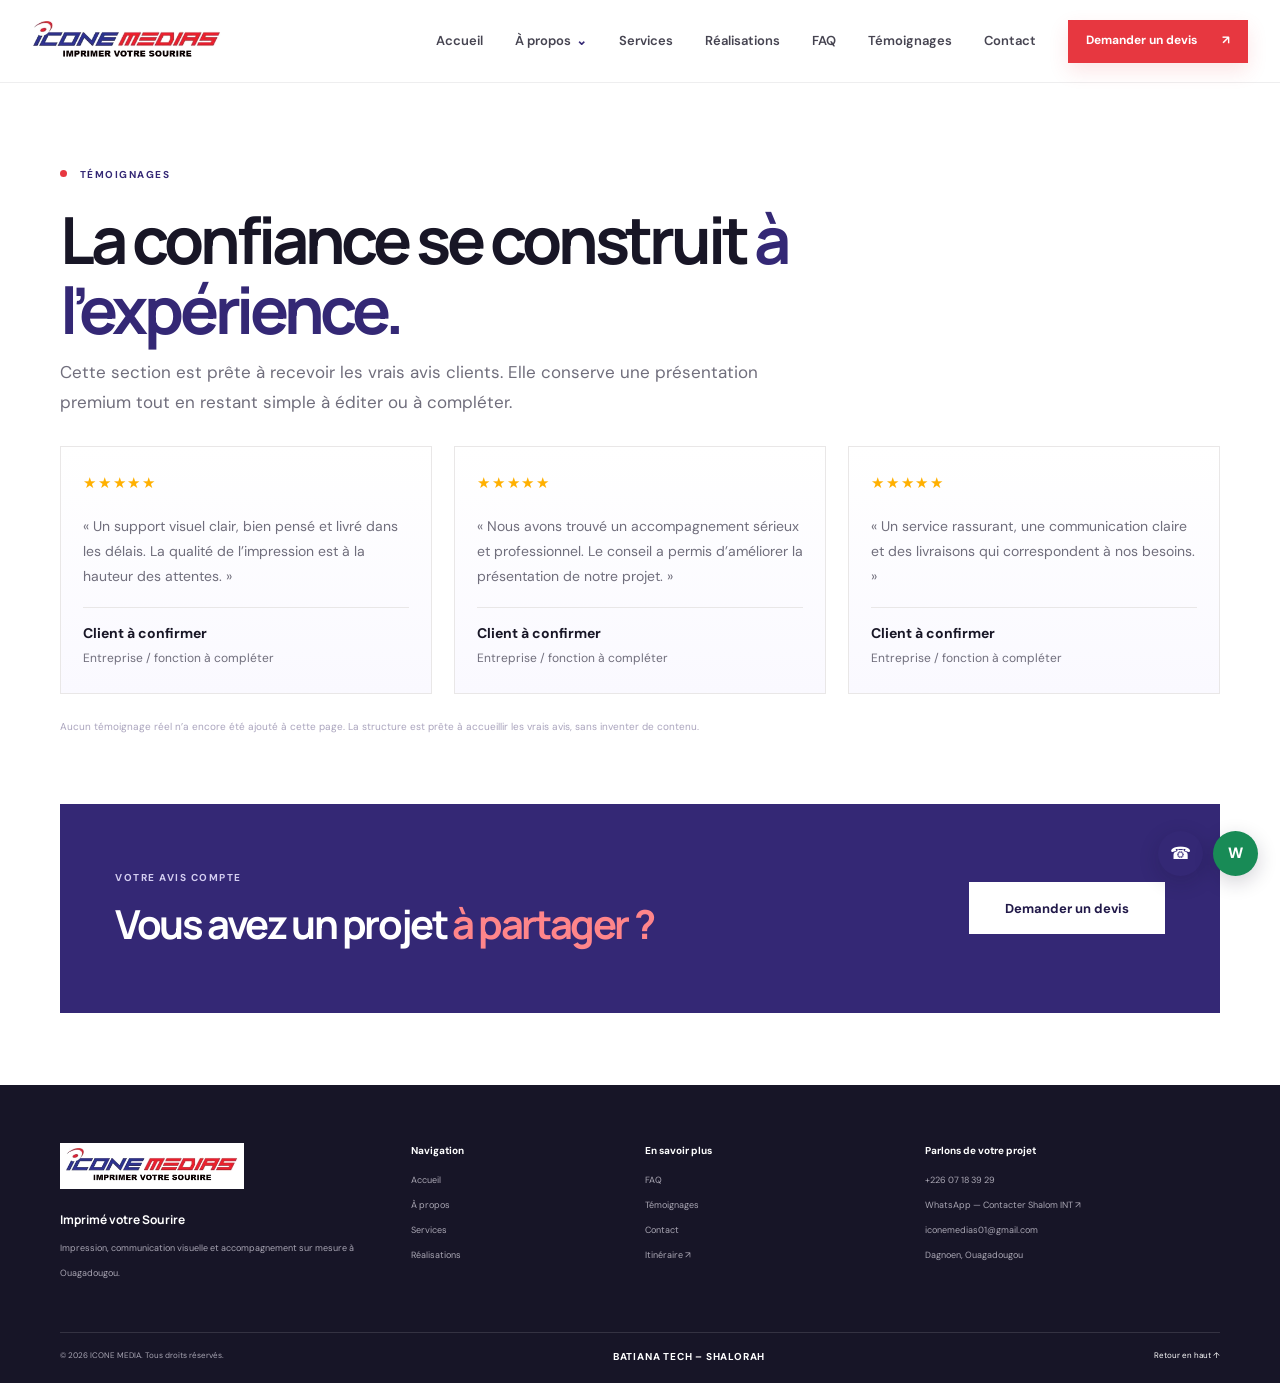
<file: testimonials.html>
<!doctype html>
<html lang="fr">
  <head>
    <meta charset="utf-8">
    <meta name="viewport" content="width=device-width, initial-scale=1">
    <meta name="theme-color" content="#211949">
    <meta name="description" content="Témoignages ICONE MEDIA : structure prête à accueillir les retours clients réels et les avis de satisfaction." >
    <title>Témoignages — ICONE MEDIA</title>
    <link rel="icon" type="image/png" href="logo%20icone%20diminutif.png">
    <link rel="stylesheet" href="styles.css">
    <script src="script.js" defer></script>
  </head>
  <body>
    <a class="skip-link" href="#contenu">Aller au contenu</a>
    <header class="site-header">
      <div class="header-inner">
        <a class="brand" href="index.html" aria-label="ICONE MEDIA, accueil">
          <img src="logo%20icone.png" alt="ICONE MEDIA — Imprimer votre sourire" width="650" height="126">
        </a>
        <button class="menu-toggle" type="button" aria-expanded="false" aria-controls="main-nav" aria-label="Ouvrir le menu">
          <span></span><span></span>
        </button>
        <nav class="main-nav" id="main-nav" aria-label="Navigation principale">
          <a href="index.html">Accueil</a>
          <details class="about-nav"><summary>À propos</summary><div class="about-nav-menu"><a href="about.html">Vue d’ensemble</a><a href="presentation.html">Présentation</a><a href="history.html">Notre histoire</a><a href="team.html">Notre équipe</a><a href="values.html">Nos valeurs</a></div></details>
          <a href="services.html">Services</a>
          <a href="gallery.html">Réalisations</a>
          <a href="faq.html">FAQ</a>
          <a href="testimonials.html">Témoignages</a>
          <a href="contact.html">Contact</a>
          <a class="button button-small button-red nav-quote" href="contact.html#devis">Demander un devis <span aria-hidden="true">↗</span></a>
        </nav>
      </div>
    </header>

    <main id="contenu">
      <section class="page-hero section-wrap">
        <div class="page-hero-inner">
          <p class="eyebrow"><span class="eyebrow-dot"></span> Témoignages</p>
          <h1>La confiance se construit <span class="accent-word">à l’expérience.</span></h1>
          <p class="page-intro">Cette section est prête à recevoir les vrais avis clients. Elle conserve une présentation premium tout en restant simple à éditer ou à compléter.</p>
        </div>
      </section>

      <section class="section-wrap page-section testimonials-page">
        <div class="testimonial-grid">
          <article class="testimonial-card">
            <div class="rating">★★★★★</div>
            <p>« Un support visuel clair, bien pensé et livré dans les délais. La qualité de l’impression est à la hauteur des attentes. »</p>
            <div class="testimonial-meta">
              <strong>Client à confirmer</strong>
              <span>Entreprise / fonction à compléter</span>
            </div>
          </article>
          <article class="testimonial-card">
            <div class="rating">★★★★★</div>
            <p>« Nous avons trouvé un accompagnement sérieux et professionnel. Le conseil a permis d’améliorer la présentation de notre projet. »</p>
            <div class="testimonial-meta">
              <strong>Client à confirmer</strong>
              <span>Entreprise / fonction à compléter</span>
            </div>
          </article>
          <article class="testimonial-card">
            <div class="rating">★★★★★</div>
            <p>« Un service rassurant, une communication claire et des livraisons qui correspondent à nos besoins. »</p>
            <div class="testimonial-meta">
              <strong>Client à confirmer</strong>
              <span>Entreprise / fonction à compléter</span>
            </div>
          </article>
        </div>
        <p class="portfolio-disclaimer">Aucun témoignage réel n’a encore été ajouté à cette page. La structure est prête à accueillir les vrais avis, sans inventer de contenu.</p>
      </section>

      <section class="final-cta section-wrap">
        <div>
          <p class="eyebrow">Votre avis compte</p>
          <h2>Vous avez un projet <span>à partager ?</span></h2>
        </div>
        <a class="button button-light" href="contact.html#devis">Demander un devis</a>
      </section>
    </main>

    <footer class="site-footer">
      <div class="footer-main section-wrap">
        <div class="footer-brand">
          <img src="logo%20icone.png" alt="ICONE MEDIA" width="650" height="126">
          <p>Imprimé votre Sourire</p>
          <span>Impression, communication visuelle et accompagnement sur mesure à Ouagadougou.</span>
        </div>
        <div class="footer-links">
          <strong>Navigation</strong>
          <a href="index.html">Accueil</a>
          <a href="about.html">À propos</a>
          <a href="services.html">Services</a>
          <a href="gallery.html">Réalisations</a>
        </div>
        <div class="footer-links">
          <strong>En savoir plus</strong>
          <a href="faq.html">FAQ</a>
          <a href="testimonials.html">Témoignages</a>
          <a href="contact.html">Contact</a>
          <a href="https://share.google/HLESWIGICC52i1G7e" target="_blank" rel="noopener noreferrer">Itinéraire ↗</a>
        </div>
        <div class="footer-links footer-contact">
          <strong>Parlons de votre projet</strong>
          <a href="tel:+22607183929">+226 07 18 39 29</a>
          <a href="https://wa.me/22670038636?text=Bonjour%20Shalom%20INT%2C%20je%20viens%20du%20site%20ICONE%20MEDIA%20et%20je%20souhaite%20obtenir%20des%20informations." target="_blank" rel="noopener noreferrer">WhatsApp — Contacter Shalom INT ↗</a>
          <a href="mailto:iconemedias01@gmail.com">iconemedias01@gmail.com</a>
          <span>Dagnoen, Ouagadougou</span>
        </div>
      </div>
      <div class="footer-bottom section-wrap"><span>© <span id="current-year">2026</span> ICONE MEDIA. Tous droits réservés.</span><span class="footer-signature">BATIANA TECH – SHALORAH</span><a href="#contenu">Retour en haut ↑</a></div>
    </footer>

    <div class="floating-actions" aria-label="Contact rapide">
      <a class="float-call" href="tel:+22607183929" aria-label="Appeler ICONE MEDIA">☎</a>
      <a class="float-whatsapp" href="https://wa.me/22670038636?text=Bonjour%20Shalom%20INT%2C%20je%20viens%20du%20site%20ICONE%20MEDIA%20et%20je%20souhaite%20obtenir%20des%20informations." target="_blank" rel="noopener noreferrer" aria-label="Contacter Shalom INT sur WhatsApp">W</a>
    </div>
  </body>
</html>
</file>
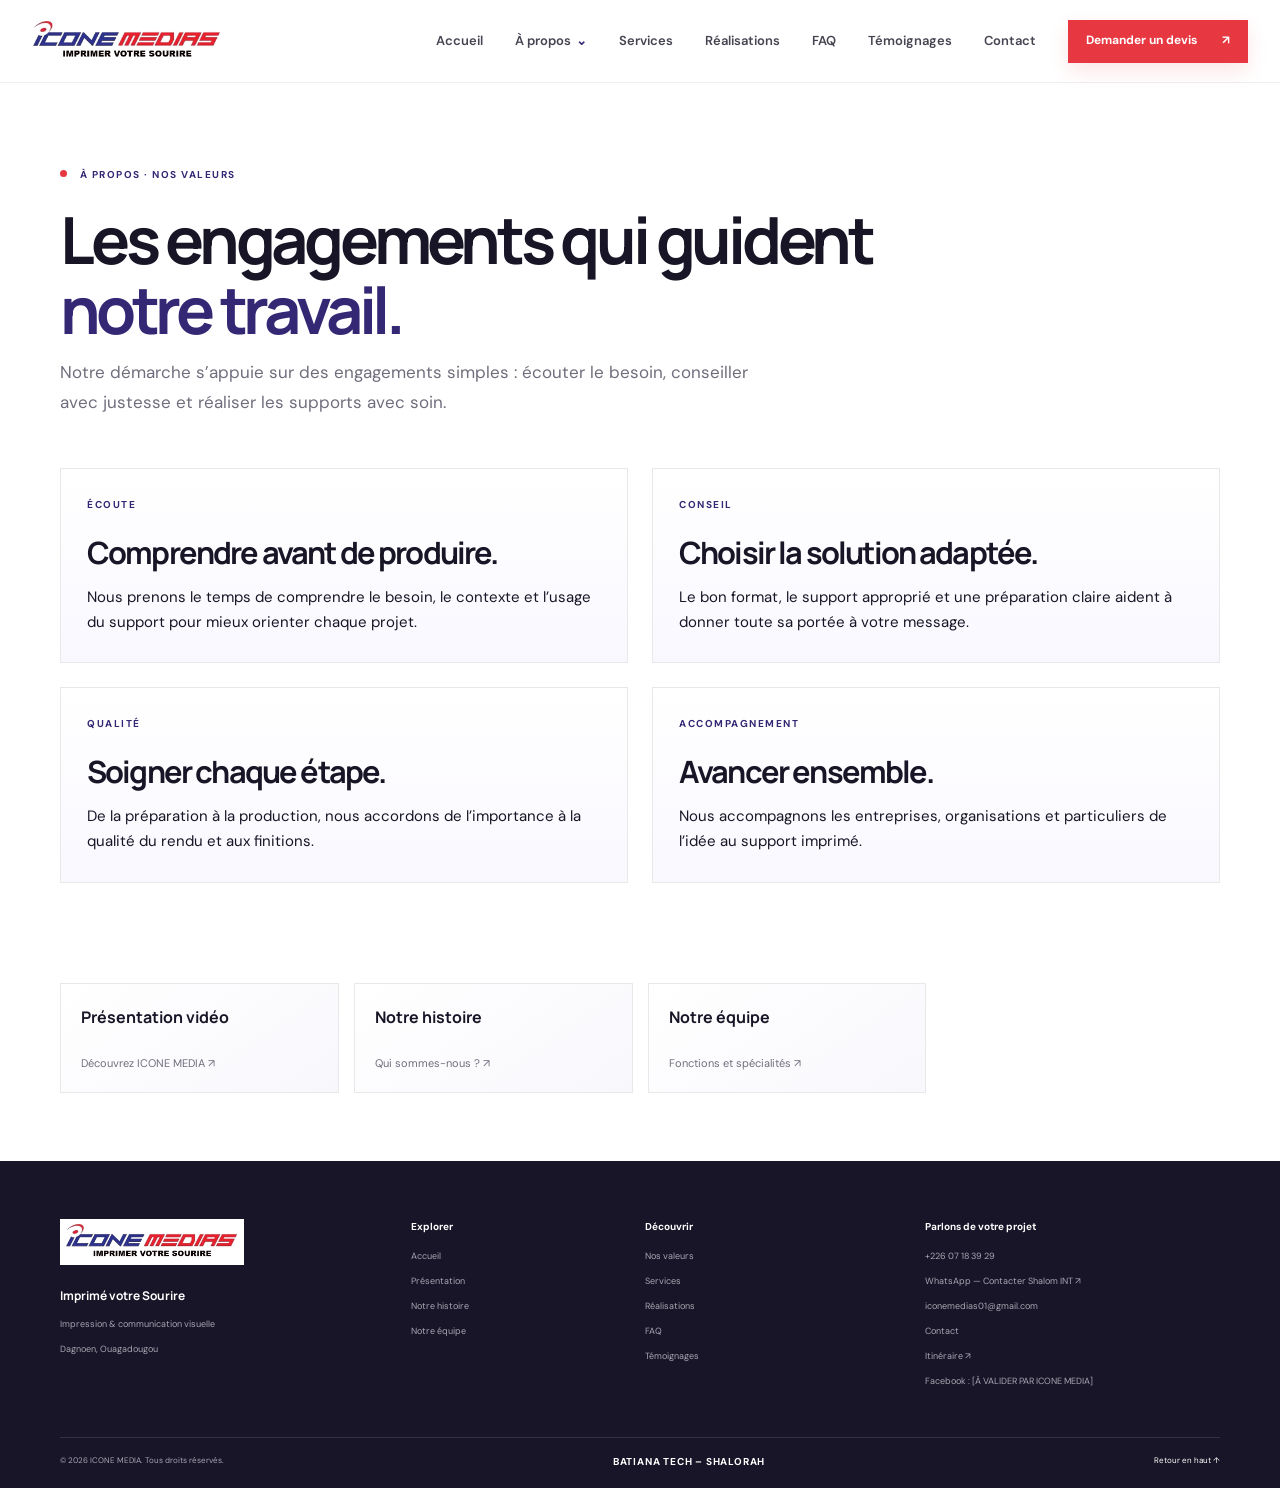
<file: values.html>
<!doctype html>
<html lang="fr">
  <head>
    <meta charset="utf-8">
    <meta name="viewport" content="width=device-width, initial-scale=1">
    <meta name="theme-color" content="#211949">
    <meta name="description" content="Découvrez les engagements d’ICONE MEDIA pour accompagner vos projets d’impression et de communication visuelle.">
    <title>Nos valeurs — ICONE MEDIA</title>
    <link rel="icon" type="image/png" href="logo%20icone%20diminutif.png">
    <link rel="stylesheet" href="styles.css">
    <script src="script.js" defer></script>
  </head>
  <body>
    <a class="skip-link" href="#contenu">Aller au contenu</a>
    <header class="site-header"><div class="header-inner">
      <a class="brand" href="index.html" aria-label="ICONE MEDIA, accueil"><img src="logo%20icone.png" alt="ICONE MEDIA — Imprimer votre sourire" width="650" height="126"></a>
      <button class="menu-toggle" type="button" aria-expanded="false" aria-controls="main-nav" aria-label="Ouvrir le menu"><span></span><span></span></button>
      <nav class="main-nav" id="main-nav" aria-label="Navigation principale">
        <a href="index.html">Accueil</a>
        <details class="about-nav"><summary>À propos</summary><div class="about-nav-menu"><a href="about.html">Vue d’ensemble</a><a href="presentation.html">Présentation</a><a href="history.html">Notre histoire</a><a href="team.html">Notre équipe</a><a href="values.html" aria-current="page">Nos valeurs</a></div></details>
        <a href="services.html">Services</a><a href="gallery.html">Réalisations</a><a href="faq.html">FAQ</a><a href="testimonials.html">Témoignages</a><a href="contact.html">Contact</a>
        <a class="button button-small button-red nav-quote" href="contact.html#devis">Demander un devis <span aria-hidden="true">↗</span></a>
      </nav>
    </div></header>
    <main id="contenu">
      <section class="page-hero section-wrap"><div class="page-hero-inner">
        <p class="eyebrow"><span class="eyebrow-dot"></span> À propos · Nos valeurs</p>
        <h1>Les engagements qui guident <span class="accent-word">notre travail.</span></h1>
        <p class="page-intro">Notre démarche s’appuie sur des engagements simples : écouter le besoin, conseiller avec justesse et réaliser les supports avec soin.</p>
      </div></section>
      <section class="section-wrap page-section">
        <div class="info-grid">
          <article class="page-panel"><p class="eyebrow">Écoute</p><h2>Comprendre avant de produire.</h2><p>Nous prenons le temps de comprendre le besoin, le contexte et l’usage du support pour mieux orienter chaque projet.</p></article>
          <article class="page-panel"><p class="eyebrow">Conseil</p><h2>Choisir la solution adaptée.</h2><p>Le bon format, le support approprié et une préparation claire aident à donner toute sa portée à votre message.</p></article>
          <article class="page-panel"><p class="eyebrow">Qualité</p><h2>Soigner chaque étape.</h2><p>De la préparation à la production, nous accordons de l’importance à la qualité du rendu et aux finitions.</p></article>
          <article class="page-panel"><p class="eyebrow">Accompagnement</p><h2>Avancer ensemble.</h2><p>Nous accompagnons les entreprises, organisations et particuliers de l’idée au support imprimé.</p></article>
        </div>
      </section>
      <section class="section-wrap page-section"><div class="about-screen-links">
        <a href="presentation.html"><strong>Présentation vidéo</strong><span>Découvrez ICONE MEDIA ↗</span></a>
        <a href="history.html"><strong>Notre histoire</strong><span>Qui sommes-nous ? ↗</span></a>
        <a href="team.html"><strong>Notre équipe</strong><span>Fonctions et spécialités ↗</span></a>
      </div></section>
    </main>
    <footer class="site-footer"><div class="footer-main section-wrap">
      <div class="footer-brand"><a href="index.html" aria-label="ICONE MEDIA, accueil"><img src="logo%20icone.png" alt="ICONE MEDIA" width="650" height="126"></a><p>Imprimé votre Sourire</p><span>Impression & communication visuelle<br>Dagnoen, Ouagadougou</span></div>
      <div class="footer-links"><strong>Explorer</strong><a href="index.html">Accueil</a><a href="presentation.html">Présentation</a><a href="history.html">Notre histoire</a><a href="team.html">Notre équipe</a></div>
      <div class="footer-links"><strong>Découvrir</strong><a href="values.html">Nos valeurs</a><a href="services.html">Services</a><a href="gallery.html">Réalisations</a><a href="faq.html">FAQ</a><a href="testimonials.html">Témoignages</a></div>
      <div class="footer-links footer-contact"><strong>Parlons de votre projet</strong><a href="tel:+22607183929">+226 07 18 39 29</a><a href="https://wa.me/22670038636?text=Bonjour%20Shalom%20INT%2C%20je%20viens%20du%20site%20ICONE%20MEDIA%20et%20je%20souhaite%20obtenir%20des%20informations." target="_blank" rel="noopener noreferrer">WhatsApp — Contacter Shalom INT ↗</a><a href="mailto:iconemedias01@gmail.com">iconemedias01@gmail.com</a><a href="contact.html">Contact</a><a href="https://share.google/HLESWIGICC52i1G7e" target="_blank" rel="noopener noreferrer">Itinéraire ↗</a><span>Facebook : [À VALIDER PAR ICONE MEDIA]</span></div>
    </div><div class="footer-bottom section-wrap"><span>© <span id="current-year">2026</span> ICONE MEDIA. Tous droits réservés.</span><span class="footer-signature">BATIANA TECH – SHALORAH</span><a href="#contenu">Retour en haut ↑</a></div></footer>
  </body>
</html>
</file>
<file: styles.css>
@import url('https://fonts.googleapis.com/css2?family=DM+Sans:wght@400;500;600;700&family=Manrope:wght@400;500;600;700;800&display=swap');

:root {
  color-scheme: light;
  --ink: #181626;
  --muted: #706e7c;
  --purple: #342875;
  --purple-dark: #211949;
  --purple-pale: #f1effa;
  --red: #e73740;
  --paper: #fff;
  --off-white: #f8f7f5;
  --line: #e9e7e7;
  --font-body: 'DM Sans', Arial, sans-serif;
  --font-display: 'Manrope', 'DM Sans', sans-serif;
}

* { box-sizing: border-box; }
html { scroll-behavior: smooth; scroll-padding-top: 88px; }
body { margin: 0; color: var(--ink); background: var(--paper); font-family: var(--font-body); font-size: 15px; line-height: 1.65; -webkit-font-smoothing: antialiased; }
a { color: inherit; text-decoration: none; }
button, input, select, textarea { font: inherit; }
button, a { -webkit-tap-highlight-color: transparent; }
button:focus-visible, a:focus-visible, input:focus-visible, select:focus-visible, textarea:focus-visible { outline: 3px solid #a99bf0; outline-offset: 3px; }
.section-wrap { width: min(1160px, calc(100% - 64px)); margin-inline: auto; }
.skip-link { position: fixed; z-index: 100; top: 8px; left: 8px; padding: 10px 16px; color: white; background: var(--purple-dark); transform: translateY(-150%); }
.skip-link:focus { transform: translateY(0); }
.site-header { position: sticky; z-index: 20; top: 0; border-bottom: 1px solid rgba(24,22,38,.07); background: rgba(255,255,255,.96); backdrop-filter: blur(14px); }
.header-inner { width: min(1280px, calc(100% - 64px)); height: 82px; margin-inline: auto; display: flex; align-items: center; justify-content: space-between; gap: 38px; }
.brand img { display: block; width: 190px; height: auto; }
.main-nav { display: flex; align-items: center; gap: 32px; }
.main-nav > a:not(.button) { color: #464451; font-size: 13px; font-weight: 600; transition: color .2s; }
.main-nav > a:not(.button):hover { color: var(--purple); }
.about-nav { position: relative; color: #464451; font-size: 13px; font-weight: 600; }
.about-nav summary { cursor: pointer; list-style: none; }
.about-nav summary::-webkit-details-marker { display: none; }
.about-nav summary::after { content: "⌄"; margin-left: 5px; color: var(--purple); }
.about-nav[open] summary::after { content: "⌃"; }
.about-nav-menu { min-width: 190px; position: absolute; z-index: 25; top: calc(100% + 18px); left: -16px; display: grid; gap: 0; padding: 7px; border: 1px solid var(--line); background: white; box-shadow: 0 14px 30px #17152718; }
.about-nav-menu a { padding: 10px 12px; color: #464451; font-size: 12px; transition: color .2s, background .2s; }
.about-nav-menu a:hover, .about-nav-menu a[aria-current="page"] { color: var(--purple); background: var(--purple-pale); }
.button { min-height: 52px; display: inline-flex; justify-content: center; align-items: center; gap: 25px; padding: 0 23px; border: 1px solid transparent; font-size: 13px; font-weight: 700; transition: background .2s, transform .2s, box-shadow .2s; }
.button:hover { transform: translateY(-2px); }
.button-red { color: white; background: var(--red); box-shadow: 0 8px 20px rgba(231,55,64,.13); }
.button-red:hover { background: #c92934; box-shadow: 0 12px 25px rgba(231,55,64,.2); }
.button-small { min-height: 43px; padding-inline: 17px; font-size: 12px; }
.menu-toggle { display: none; }
.hero { min-height: 618px; display: grid; grid-template-columns: .96fr 1.04fr; position: relative; align-items: center; padding-top: 40px; padding-bottom: 76px; }
.hero-copy { position: relative; z-index: 2; padding: 20px 0 35px; }
.eyebrow { margin: 0 0 21px; color: var(--purple); font-size: 10px; font-weight: 700; letter-spacing: .15em; text-transform: uppercase; }
.eyebrow-dot { width: 7px; height: 7px; display: inline-block; margin: 0 9px 1px 0; border-radius: 50%; background: var(--red); }
h1, h2, h3, p { margin-top: 0; }
h1, h2, h3 { font-family: var(--font-display); }
h1 { margin-bottom: 12px; font-size: clamp(43px, 5.1vw, 65px); line-height: 1.08; letter-spacing: -.065em; font-weight: 700; }
.accent-word { color: var(--purple); }
.hero-slogan { margin-bottom: 15px; color: var(--red); font-family: var(--font-display); font-size: 17px; font-weight: 700; letter-spacing: -.02em; }
.hero-intro { max-width: 465px; margin-bottom: 28px; color: var(--muted); font-size: 14px; line-height: 1.9; }
.hero-actions { display: flex; align-items: center; gap: 26px; }
.text-link { display: inline-flex; align-items: center; gap: 10px; color: var(--ink); font-size: 12px; font-weight: 700; }
.text-link span { color: var(--purple); font-size: 17px; transition: transform .2s; }
.text-link:hover span { transform: translate(3px,-2px); }
.hero-note { display: flex; align-items: center; gap: 12px; margin-top: 43px; color: var(--muted); font-size: 11px; line-height: 1.7; }
.hero-note strong { color: var(--ink); font-weight: 700; }
.note-mark { color: var(--red); font-size: 25px; }
.hero-art { height: 466px; position: relative; overflow: hidden; background: #f2f0f9; }
.hero-art:before { content: ""; position: absolute; width: 390px; height: 390px; top: 42px; left: 112px; border-radius: 50%; background: #e4e0f2; }
.art-caption { position: absolute; z-index: 4; top: 23px; left: 25px; color: #514d66; font-size: 9px; font-weight: 700; letter-spacing: .12em; text-transform: uppercase; }
.art-caption-dot { width: 6px; height: 6px; display: inline-block; margin: 0 7px 1px 0; border-radius: 50%; background: var(--red); }
.art-orbit { position: absolute; top: 61px; left: 118px; width: 350px; height: 350px; border: 1px solid rgba(52,40,117,.15); border-radius: 50%; }
.orbit-two { top: 101px; left: 158px; width: 270px; height: 270px; }
.art-card-back { position: absolute; top: 92px; left: 71px; width: 161px; height: 251px; padding: 16px; background: var(--purple-dark); box-shadow: 0 18px 42px #241b4a38; transform: rotate(-13deg); }
.mini-brand { width: 27px; height: 27px; display: grid; place-items: center; color: white; background: var(--red); font-size: 10px; font-weight: 800; }
.card-lines { position: absolute; right: 15px; bottom: 19px; left: 16px; height: 2px; background: #ffffff67; box-shadow: 0 -8px 0 #ffffff40; }
.art-sheet { width: 207px; height: 287px; position: absolute; z-index: 2; top: 86px; left: 175px; overflow: hidden; padding: 21px 19px; background: white; box-shadow: 0 25px 60px #281e4c30; transform: rotate(5deg); }
.sheet-kicker { display: block; color: var(--purple); font-size: 8px; line-height: 1.5; font-weight: 800; letter-spacing: .14em; }
.sheet-title { position: relative; z-index: 2; display: block; margin-top: 52px; font-family: var(--font-display); font-size: 25px; line-height: 1.14; font-weight: 700; letter-spacing: -.06em; }
.sheet-title i { color: var(--red); font-style: normal; }
.sheet-rule { display: block; width: 30px; height: 3px; margin-top: 16px; background: var(--red); }
.sheet-bottom { position: absolute; z-index: 2; bottom: 15px; left: 19px; font-size: 6px; font-weight: 800; letter-spacing: .1em; }
.sheet-shape { position: absolute; right: -53px; bottom: 41px; width: 135px; height: 82px; background: #ece9f6; transform: rotate(-35deg); }
.art-card-front { position: absolute; z-index: 3; top: 208px; left: 328px; width: 155px; height: 110px; padding: 14px; color: white; background: var(--red); box-shadow: 0 15px 35px #c6283433; transform: rotate(8deg); }
.front-mark { width: 24px; height: 24px; display: grid; place-items: center; margin-bottom: 9px; color: var(--purple-dark); background: white; font-size: 9px; font-weight: 800; }
.front-copy { display: block; font-size: 11px; line-height: 1.12; font-weight: 500; letter-spacing: .08em; }
.front-copy b { font-weight: 800; }
.front-stripe { position: absolute; right: 0; top: 0; width: 9px; height: 100%; background: var(--purple-dark); }
.art-sticker { position: absolute; z-index: 4; right: 26px; top: 78px; display: flex; flex-direction: column; justify-content: center; width: 79px; height: 79px; padding-left: 13px; border-radius: 50%; color: white; background: var(--purple); font-size: 7px; line-height: 1.6; font-weight: 700; letter-spacing: .07em; transform: rotate(9deg); }
.art-sticker span { font-size: 13px; }
.art-footnote { position: absolute; right: 17px; bottom: 12px; color: #777386; font-size: 8px; }
.hero-bottom { position: absolute; bottom: 16px; left: 0; right: 0; display: grid; grid-template-columns: 1fr auto 1fr; align-items: center; color: #777481; font-size: 9px; letter-spacing: .06em; }
.hero-bottom > a { width: 25px; height: 25px; display: grid; place-items: center; border: 1px solid var(--line); border-radius: 50%; color: var(--purple); }
.hero-bottom-right { text-align: right; }
.trust-strip { padding: 22px 32px; border-top: 1px solid var(--line); border-bottom: 1px solid var(--line); }
.trust-inner { width: min(1160px,100%); display: flex; justify-content: space-between; align-items: center; gap: 18px; margin: auto; color: #565360; font-size: 10px; font-weight: 600; }
.trust-inner i { width: 4px; height: 4px; border-radius: 50%; background: var(--red); }
.section { padding-top: 105px; padding-bottom: 108px; }
.section-heading { display: flex; justify-content: space-between; align-items: flex-end; gap: 38px; margin-bottom: 42px; }
.section-heading .eyebrow, .about-copy .eyebrow, .contact-heading .eyebrow, .quote-copy .eyebrow, .final-cta .eyebrow { margin-bottom: 16px; }
h2 { margin-bottom: 0; font-size: clamp(36px, 4vw, 49px); line-height: 1.12; font-weight: 700; letter-spacing: -.06em; }
.section-intro { max-width: 350px; margin: 0 1px 5px 0; color: var(--muted); font-size: 12px; line-height: 1.9; }
.section-intro a { color: var(--purple); font-weight: 700; }
.services-grid { display: grid; grid-template-columns: repeat(2,minmax(0,1fr)); gap: 22px; }
.service-card { min-width: 0; border: 1px solid var(--line); background: white; transition: box-shadow .25s, transform .25s; }
.service-card:hover { transform: translateY(-4px); box-shadow: 0 18px 40px #2017430e; }
.service-wide { grid-column: 1 / -1; display: grid; grid-template-columns: 1.08fr .92fr; }
.service-visual { height: 240px; position: relative; overflow: hidden; background: var(--purple-pale); }
.service-wide .service-visual { height: 303px; }
.service-copy { position: relative; display: flex; flex-direction: column; padding: 27px 30px 26px; }
.service-number { position: absolute; top: 29px; right: 29px; color: #9996a3; font-size: 9px; letter-spacing: .1em; }
.service-copy h3 { max-width: 80%; margin: 0 0 8px; font-size: 20px; line-height: 1.3; letter-spacing: -.045em; }
.service-copy > p { max-width: 390px; margin-bottom: 16px; color: var(--muted); font-size: 11px; line-height: 1.8; }
.service-copy ul { display: flex; flex-wrap: wrap; gap: 8px 15px; margin: 0 0 19px; padding: 0; list-style: none; }
.service-copy li { color: #555361; font-size: 10px; }
.service-copy li:before { content: "↗"; margin-right: 5px; color: var(--red); }
.service-actions { display: flex; justify-content: space-between; align-items: center; gap: 12px; margin-top: auto; }
.card-link { display: inline-flex; align-items: center; gap: 10px; color: var(--purple); font-size: 10px; font-weight: 700; }
.card-link span { font-size: 15px; transition: transform .2s; }
.card-link:hover span { transform: translate(3px,-2px); }
.service-whatsapp { display: inline-flex; flex: 0 0 auto; align-items: center; gap: 8px; padding: 10px 13px; color: white; background: #188b56; font-size: 10px; font-weight: 700; transition: background .2s, transform .2s; }
.service-whatsapp:hover { transform: translateY(-2px); background: #116f43; }
.service-whatsapp span { font-size: 13px; }
.visual-index { position: absolute; z-index: 2; bottom: 12px; left: 15px; color: #514d66; font-size: 7px; letter-spacing: .11em; }
.visual-papeterie { background: #f4f1ec; }
.mockup-sheet { width: 164px; height: 219px; position: absolute; top: 40px; left: 26%; padding: 27px 19px; color: white; background: var(--purple); box-shadow: 8px 10px 0 #ded9ce; transform: rotate(-5deg); }
.mockup-sheet span { position: relative; z-index: 2; font-size: 19px; line-height: 1.15; letter-spacing: .02em; }
.mockup-sheet span b { color: #ff8084; font-size: 22px; }
.mockup-sheet i { position: absolute; right: -30px; bottom: 28px; width: 108px; height: 108px; border: 16px solid #ed4953; border-radius: 50%; }
.mockup-mini { width: 113px; height: 71px; position: absolute; right: 14%; bottom: 44px; display: flex; align-items: center; gap: 10px; padding: 12px; background: white; box-shadow: 0 9px 22px #27204424; transform: rotate(8deg); }
.mockup-mini b { width: 26px; height: 26px; display: grid; place-items: center; color: white; background: var(--red); font-size: 9px; }
.mockup-mini span { color: #55515f; font-size: 8px; line-height: 1.25; }
.visual-grand { background: #e6e2f0; }
.rollup { width: 115px; height: 176px; position: absolute; top: 30px; left: 50%; padding: 34px 13px 20px; color: white; background: var(--purple-dark); transform: translateX(-50%); box-shadow: 0 9px 0 #d0ccd9; }
.rollup span { position: relative; z-index: 1; font-size: 15px; line-height: 1.3; }
.rollup b { color: #ff6970; }
.rollup i { position: absolute; right: -18px; bottom: 30px; width: 72px; height: 50px; background: var(--red); transform: rotate(-28deg); }
.visual-textile { background: #f3eaea; }
.shirt { width: 154px; height: 155px; position: absolute; top: 34px; left: 50%; display: flex; justify-content: center; align-items: center; background: var(--red); clip-path: polygon(27% 0,41% 9%,59% 9%,73% 0,100% 17%,85% 41%,75% 34%,75% 100%,25% 100%,25% 34%,15% 41%,0 17%); transform: translateX(-50%); }
.shirt span { position: absolute; top: 48px; color: white; font-size: 18px; font-weight: 800; }
.shirt i { width: 35px; height: 13px; position: absolute; top: 0; border: 1px solid #ffffff81; border-top: 0; border-radius: 0 0 18px 18px; }
.visual-packaging { background: #ece9f5; }
.package { width: 135px; height: 116px; position: absolute; top: 54px; left: 50%; padding: 28px 15px; color: white; background: var(--purple); box-shadow: inset 0 9px #ffffff27, 0 12px 20px #20174324; transform: translateX(-50%) rotate(-7deg); }
.package:before { content: ""; position: absolute; top: -23px; left: 0; width: 135px; height: 23px; background: #524594; clip-path: polygon(15% 0,100% 0,87% 100%,0 100%); }
.package span { font-size: 12px; line-height: 1.35; }
.package b { color: #ff8990; }
.package-sticker { position: absolute; top: 49px; right: 23%; width: 45px; height: 45px; display: grid; place-items: center; border: 3px solid white; border-radius: 50%; color: white; background: var(--red); font-size: 12px; font-weight: 800; }
.visual-creation { background: #f0eeeb; }
.design-board { width: 174px; height: 148px; position: absolute; top: 43px; left: 50%; background: white; box-shadow: 0 13px 30px #20174319; transform: translateX(-50%) rotate(5deg); }
.board-a { position: absolute; top: 10px; left: 12px; color: var(--purple); font-family: Georgia,serif; font-size: 90px; line-height: 1; }
.board-b { position: absolute; right: 18px; top: 10px; color: var(--red); font-family: Georgia,serif; font-size: 53px; font-style: italic; }
.board-c { position: absolute; right: 22px; bottom: 14px; color: var(--purple); font-size: 30px; }
.design-board i { width: 57px; height: 6px; position: absolute; bottom: 24px; left: 14px; background: var(--red); box-shadow: 0 11px 0 #d7d3df; }
.catalog-note { margin: 27px 0 0; color: var(--muted); font-size: 11px; }
.catalog-note > span { margin-right: 7px; color: var(--red); font-weight: 700; }
.catalog-note a { color: var(--purple); font-weight: 700; }
.portfolio-section { padding: 104px 0 100px; color: white; background: var(--purple-dark); }
.portfolio-heading .eyebrow { color: #c9c0f0; }
.portfolio-heading h2 .accent-word { color: #c2b8f5; }
.portfolio-heading .section-intro { color: #c2bdcf; }
.portfolio-filters { display: flex; flex-wrap: wrap; gap: 9px; margin: 0 0 29px; }
.filter-button { padding: 8px 15px; border: 1px solid #ffffff3b; border-radius: 50px; color: #dedbe8; background: transparent; font-size: 10px; cursor: pointer; transition: color .2s, background .2s, border-color .2s; }
.filter-button:hover, .filter-button.is-active { border-color: white; color: var(--purple-dark); background: white; }
.portfolio-grid { display: grid; grid-template-columns: 1.15fr 1fr 1fr; gap: 18px; }
.portfolio-item { min-width: 0; }
.portfolio-item[hidden] { display: none; }
.portfolio-placeholder { height: 227px; position: relative; display: flex; flex-direction: column; align-items: center; justify-content: center; gap: 5px; overflow: hidden; }
.portfolio-large .portfolio-placeholder { height: 257px; }
.placeholder-one { color: var(--purple-dark); background: #ece8f6; }
.placeholder-two { color: white; background: #e54b51; }
.placeholder-three { color: white; background: #4b4280; }
.portfolio-placeholder:before, .portfolio-placeholder:after { content: ""; width: 190px; height: 190px; position: absolute; border: 1px solid currentColor; border-radius: 50%; opacity: .17; }
.portfolio-placeholder:after { width: 140px; height: 140px; }
.placeholder-symbol { z-index: 1; font-family: var(--font-display); font-size: 37px; font-weight: 800; }
.placeholder-label { z-index: 1; padding: 4px 9px; border: 1px solid currentColor; border-radius: 50px; font-size: 8px; letter-spacing: .08em; text-transform: uppercase; }
.portfolio-caption { position: relative; display: grid; grid-template-columns: 1fr auto; gap: 4px; padding-top: 14px; color: #d2cedf; font-size: 9px; }
.portfolio-caption > span:nth-child(2) { color: #ff6970; font-size: 14px; }
.portfolio-caption strong { grid-column: 1 / -1; color: white; font-size: 11px; font-weight: 600; }
.portfolio-disclaimer { margin: 25px 0 0; color: #aaa4bd; font-size: 10px; }
.about-section { display: grid; grid-template-columns: .75fr 1.25fr; align-items: center; column-gap: 105px; padding-top: 115px; padding-bottom: 91px; }
.about-mark { width: 100%; min-height: 300px; position: relative; display: grid; place-items: center; overflow: hidden; background: #f5f3fa; }
.about-mark:before { content: ""; width: 220px; height: 220px; position: absolute; border: 1px solid #dbd6e8; border-radius: 50%; }
.about-mark img { width: 220px; height: auto; position: relative; z-index: 1; mix-blend-mode: multiply; }
.about-mark span { position: absolute; z-index: 1; bottom: 18px; right: 18px; color: var(--purple); font-size: 8px; line-height: 1.45; font-weight: 700; letter-spacing: .1em; text-align: right; }
.about-copy h2 { margin-bottom: 22px; font-size: clamp(34px,3.5vw,44px); }
.about-copy > p:not(.eyebrow) { max-width: 555px; margin-bottom: 14px; color: var(--muted); font-size: 12px; line-height: 1.9; }
.about-copy .text-link { margin-top: 10px; }
.values-row { grid-column: 1 / -1; display: grid; grid-template-columns: repeat(3,1fr); gap: 28px; margin-top: 68px; padding-top: 27px; border-top: 1px solid var(--line); }
.values-row > div { display: grid; grid-template-columns: 33px 1fr; column-gap: 10px; }
.values-row > div > span { grid-row: 1 / span 2; color: var(--red); font-size: 9px; font-weight: 700; }
.values-row strong { font-family: var(--font-display); font-size: 13px; }
.values-row p { margin: 5px 0 0; color: var(--muted); font-size: 10px; }
.process-section { padding: 99px 0 92px; background: var(--off-white); }
.process-heading { margin-bottom: 52px; }
.process-list { display: grid; grid-template-columns: repeat(5,1fr); margin: 0; padding: 0; list-style: none; }
.process-list li { position: relative; padding: 0 17px 0 0; }
.process-list li:not(:last-child):after { content: ""; height: 1px; position: absolute; top: 30px; left: 45px; right: 19px; background: #dedbe6; }
.process-number { display: block; margin-bottom: 27px; color: #777481; font-size: 9px; letter-spacing: .1em; }
.process-icon { width: 43px; height: 43px; position: relative; z-index: 1; display: grid; place-items: center; margin-bottom: 18px; border: 1px solid #dcd8e7; border-radius: 50%; color: var(--purple); background: var(--off-white); font-size: 19px; }
.process-list li:nth-child(3) .process-icon { color: white; background: var(--red); border-color: var(--red); }
.process-list h3 { margin-bottom: 7px; font-size: 13px; letter-spacing: -.025em; }
.process-list p { max-width: 180px; margin: 0; color: var(--muted); font-size: 10px; line-height: 1.7; }
.process-note { margin: 27px 0 0; color: #777481; font-size: 9px; }
.quote-section { padding: 108px 0; color: white; background: var(--purple-dark); }
.quote-layout { display: grid; grid-template-columns: .75fr 1.25fr; align-items: start; gap: 75px; }
.quote-copy { padding-top: 27px; }
.quote-copy .eyebrow { color: #c9c0f0; }
.quote-copy h2 { margin-bottom: 20px; color: white; font-size: clamp(40px,4.2vw,53px); }
.quote-copy h2 .accent-word { color: #c4b9f6; }
.quote-copy > p:not(.eyebrow):not(.form-privacy) { max-width: 370px; color: #c2bdcf; font-size: 12px; line-height: 1.9; }
.quote-contact { display: flex; align-items: center; gap: 12px; margin-top: 33px; color: #c2bdcf; font-size: 10px; line-height: 1.8; }
.quote-contact-icon { width: 34px; height: 34px; display: grid; place-items: center; border: 1px solid #ffffff38; border-radius: 50%; color: #ff6970; }
.quote-contact a { color: white; font-weight: 700; }
.form-privacy { margin-top: 52px; color: #a8a2ba; font-size: 9px; }
.quote-form { padding: 28px 30px 24px; color: var(--ink); background: white; }
.form-heading { display: flex; justify-content: space-between; margin-bottom: 22px; padding-bottom: 15px; border-bottom: 1px solid var(--line); color: var(--purple); font-size: 9px; font-weight: 700; letter-spacing: .1em; }
.form-heading span + span { color: #9a97a3; }
.form-grid { display: grid; grid-template-columns: repeat(2,minmax(0,1fr)); gap: 15px 16px; }
.form-grid label { min-width: 0; display: flex; flex-direction: column; gap: 6px; color: #34323d; font-size: 10px; font-weight: 700; }
.form-grid label > span:not(.file-optional):not(.file-hint) { color: var(--red); }
.form-grid .form-full { grid-column: 1 / -1; }
.form-grid input, .form-grid select, .form-grid textarea { width: 100%; min-height: 41px; padding: 10px 11px; border: 1px solid #e8e6ea; border-radius: 0; color: var(--ink); background: white; font-size: 10px; font-weight: 400; }
.form-grid textarea { min-height: 93px; resize: vertical; }
.form-grid input::placeholder, .form-grid textarea::placeholder { color: #aaa7b1; }
.form-grid select:invalid { color: #aaa7b1; }
.form-grid input[type="file"] { min-height: 42px; padding: 7px; }
.form-optional { color: #96929e; font-size: 9px; font-weight: 400; }
.file-hint { color: #777481; font-size: 9px; font-weight: 400; line-height: 1.6; }
.form-submit { min-width: 202px; margin-top: 20px; border: 0; cursor: pointer; }
.form-whatsapp { display: inline-block; margin: 20px 0 0 16px; color: var(--purple); font-size: 10px; font-weight: 700; }
.form-status { margin: 10px 0 0; color: var(--purple); font-size: 11px; }
.contact-section { padding-top: 105px; padding-bottom: 87px; }
.contact-heading { display: flex; align-items: flex-end; justify-content: space-between; gap: 30px; margin-bottom: 38px; }
.contact-heading h2 { font-size: clamp(36px,4vw,49px); }
.contact-heading > p { max-width: 300px; margin: 0 0 5px; color: var(--muted); font-size: 11px; line-height: 1.9; }
.contact-grid { display: grid; grid-template-columns: .83fr 1.17fr; gap: 22px; }
.contact-details { display: grid; grid-template-columns: 1fr 1fr; gap: 13px; }
.contact-card { min-height: 174px; display: flex; flex-direction: column; align-items: flex-start; padding: 18px 17px; border: 1px solid var(--line); }
.contact-address { grid-row: span 2; background: #f5f3fa; }
.contact-label { margin-bottom: 14px; color: #777481; font-size: 8px; font-weight: 700; letter-spacing: .11em; }
.contact-address strong { margin-bottom: 4px; font-family: var(--font-display); font-size: 22px; line-height: 1.3; letter-spacing: -.04em; }
.contact-address > span:not(.contact-label) { color: var(--muted); font-size: 10px; }
.contact-action { display: inline-flex; gap: 8px; align-items: center; margin-top: auto; padding-top: 14px; color: var(--purple); font-size: 9px; font-weight: 700; }
.contact-action span { font-size: 13px; }
.phone-row { width: 100%; display: flex; justify-content: space-between; align-items: baseline; gap: 5px; margin-bottom: 5px; }
.contact-card .phone-link { font-size: 11px; font-weight: 700; }
.phone-whatsapp { color: var(--purple); font-size: 8px; font-weight: 700; }
.email-link { overflow-wrap: anywhere; font-size: 10px; font-weight: 700; }
.contact-hours { margin-top: 12px; color: var(--muted); font-size: 9px; line-height: 1.7; }
.map-panel { min-height: 361px; position: relative; overflow: hidden; background: #efedf5; }
.map-panel iframe { width: 100%; height: 100%; min-height: 361px; border: 0; filter: saturate(.55); }
.map-label { position: absolute; right: 14px; bottom: 14px; left: 14px; display: flex; align-items: center; gap: 11px; padding: 13px 15px; background: white; box-shadow: 0 6px 25px #1e17351c; }
.map-pin { color: var(--red); font-size: 23px; }
.map-label div { display: flex; flex-direction: column; flex: 1; }
.map-label strong { font-size: 10px; }
.map-label div span { color: var(--muted); font-size: 9px; }
.map-label > a { color: var(--purple); font-size: 17px; }
.social-note { display: flex; justify-content: space-between; gap: 16px; margin-top: 21px; padding-top: 17px; border-top: 1px solid var(--line); font-size: 10px; font-weight: 700; }
.social-placeholder { color: #777481; font-size: 9px; font-weight: 400; }
.final-cta { min-height: 209px; display: flex; align-items: center; justify-content: space-between; gap: 25px; margin-bottom: 72px; padding: 34px 55px; color: white; background: var(--purple); }
.final-cta .eyebrow { color: #d4cef1; }
.final-cta h2 { font-size: clamp(30px,3.5vw,40px); }
.final-cta h2 span { color: #ff858a; }
.button-light { min-width: 196px; color: var(--purple-dark); background: white; }
.button-light:hover { background: #f2efff; }
.site-footer { color: white; background: #171527; }
.footer-main { display: grid; grid-template-columns: 1.3fr .8fr 1fr 1.25fr; gap: 45px; padding-top: 58px; padding-bottom: 49px; }
.footer-brand img { width: 184px; height: auto; padding: 5px; background: white; }
.footer-brand > p { margin: 13px 0 4px; color: #fff; font-family: var(--font-display); font-size: 12px; font-weight: 700; }
.footer-brand > span { color: #a8a5b3; font-size: 9px; line-height: 1.8; }
.footer-links { display: flex; flex-direction: column; align-items: flex-start; gap: 10px; }
.footer-links strong { margin-bottom: 4px; font-size: 10px; }
.footer-links a, .footer-links > span { color: #aaa7b4; font-size: 9px; transition: color .2s; }
.footer-links a:hover { color: white; }
.footer-bottom { display: flex; justify-content: space-between; gap: 20px; padding-top: 16px; padding-bottom: 17px; border-top: 1px solid #ffffff20; color: #a8a5b3; font-size: 8px; }
.footer-bottom a { color: white; }
.footer-signature { color: white; font-size: 10px; font-weight: 700; letter-spacing: .08em; text-transform: uppercase; }
.floating-actions { position: fixed; z-index: 30; right: 22px; bottom: 24px; display: flex; align-items: center; gap: 10px; }
.float-call, .float-whatsapp, .assistant-toggle { width: 45px; height: 45px; display: grid; place-items: center; border: 0; border-radius: 50%; color: white; box-shadow: 0 6px 20px #16122830; }
.float-call { background: var(--purple); font-size: 17px; }
.float-whatsapp { background: #188b56; font-size: 15px; font-weight: 800; }
.assistant-toggle { position: relative; color: white; background: var(--red); font-size: 20px; cursor: pointer; }
.assistant-spark { transition: transform .25s; }
.assistant-toggle[aria-expanded="true"] .assistant-spark { transform: rotate(45deg); }
.assistant-ping { width: 8px; height: 8px; position: absolute; top: 1px; right: 1px; border: 2px solid white; border-radius: 50%; background: #43bc7c; }
.assistant-panel { width: min(330px, calc(100vw - 36px)); position: fixed; z-index: 29; right: 22px; bottom: 82px; overflow: hidden; border: 1px solid #e8e5ef; background: white; box-shadow: 0 14px 45px #1b15352b; }
.assistant-panel[hidden] { display: none; }
.assistant-head { display: flex; align-items: center; gap: 11px; padding: 16px; color: white; background: var(--purple-dark); }
.assistant-avatar { width: 36px; height: 36px; display: grid; place-items: center; border-radius: 50%; color: white; background: var(--red); font-size: 11px; font-weight: 800; }
.assistant-head > span:nth-child(2) { display: flex; flex: 1; flex-direction: column; }
.assistant-head strong { font-size: 12px; }
.assistant-head small { color: #d2ccdf; font-size: 9px; }
.assistant-close { border: 0; color: white; background: transparent; font-size: 23px; cursor: pointer; }
.assistant-body { display: grid; gap: 0; padding: 12px 16px 7px; }
.assistant-body > p { margin: 0 0 8px; color: var(--muted); font-size: 10px; }
.assistant-body > a { display: flex; justify-content: space-between; padding: 10px 0; border-top: 1px solid #eeecf0; font-size: 10px; font-weight: 600; }
.assistant-body > a span { color: var(--purple); }
.assistant-foot { padding: 10px 16px; color: #777481; background: #f7f6f8; font-size: 8px; }
.mobile-quote { display: none; }

@media (min-width: 1500px) {
  .section-wrap { width: min(1230px, calc(100% - 96px)); }
  .hero { min-height: 685px; }
  .hero-art { height: 510px; }
}
@media (max-width: 900px) {
  .section-wrap { width: min(100% - 44px, 720px); }
  .header-inner { width: calc(100% - 44px); height: 72px; }
  .brand img { width: 165px; }
  .main-nav { gap: 19px; }
  .main-nav > a:not(.button) { font-size: 11px; }
  .about-nav { font-size: 11px; }
  .about-nav-menu { top: calc(100% + 16px); }
  .about-screen-links { grid-template-columns: repeat(2, minmax(0,1fr)); }
  .nav-quote { min-height: 39px; gap: 12px; padding-inline: 13px; font-size: 10px; }
  .hero { min-height: 568px; grid-template-columns: .94fr 1.06fr; gap: 10px; }
  h1 { font-size: clamp(40px,6vw,55px); }
  .hero-art { height: 400px; }
  .hero-art:before { width: 320px; height: 320px; left: 65px; }
  .art-orbit { width: 300px; height: 300px; left: 76px; }
  .orbit-two { width: 230px; height: 230px; left: 111px; }
  .art-card-back { left: 36px; transform: scale(.86) rotate(-13deg); transform-origin: top left; }
  .art-sheet { left: 119px; transform: scale(.88) rotate(5deg); transform-origin: top left; }
  .art-card-front { left: 250px; transform: scale(.86) rotate(8deg); transform-origin: top left; }
  .art-sticker { right: 11px; }
  .service-copy { padding: 23px 22px; }
  .service-wide .service-visual { height: 300px; }
  .about-section { column-gap: 48px; }
  .quote-layout { gap: 36px; }
  .contact-grid { grid-template-columns: 1fr 1fr; }
  .footer-main { gap: 25px; }
}
@media (max-width: 680px) {
  html { scroll-padding-top: 70px; }
  body { padding-bottom: 62px; font-size: 14px; }
  .section-wrap { width: calc(100% - 38px); }
  .header-inner { width: calc(100% - 38px); height: 66px; }
  .brand img { width: 151px; }
  .menu-toggle { width: 41px; height: 41px; display: grid; align-content: center; justify-content: center; gap: 6px; border: 1px solid var(--line); background: white; }
  .menu-toggle span { width: 17px; height: 1.5px; background: var(--ink); transition: transform .2s; }
  .menu-toggle[aria-expanded="true"] span:first-child { transform: translateY(3.75px) rotate(45deg); }
  .menu-toggle[aria-expanded="true"] span:last-child { transform: translateY(-3.75px) rotate(-45deg); }
  .main-nav { position: absolute; top: 65px; right: 0; left: 0; display: none; flex-direction: column; align-items: stretch; gap: 0; padding: 8px 19px 18px; border-bottom: 1px solid var(--line); background: white; box-shadow: 0 14px 20px #1715270d; }
  .main-nav.is-open { display: flex; }
  .main-nav > a:not(.button) { padding: 12px 3px; border-bottom: 1px solid #f0eef1; font-size: 13px; }
  .about-nav { border-bottom: 1px solid #f0eef1; font-size: 13px; }
  .about-nav summary { padding: 12px 3px; }
  .about-nav-menu { position: static; min-width: 0; gap: 0; padding: 0 0 6px 12px; border: 0; background: transparent; box-shadow: none; }
  .about-nav-menu a { padding: 9px 6px; font-size: 12px; }
  .main-nav .nav-quote { justify-content: center; margin-top: 13px; }
  .hero { min-height: 0; grid-template-columns: 1fr; gap: 15px; padding-top: 41px; padding-bottom: 58px; }
  .hero-copy { padding: 0; }
  .eyebrow { margin-bottom: 16px; font-size: 9px; }
  h1 { max-width: 500px; margin-bottom: 11px; font-size: clamp(41px,10.5vw,58px); }
  .hero-slogan { font-size: 15px; }
  .hero-intro { max-width: 460px; margin-bottom: 21px; font-size: 12px; line-height: 1.8; }
  .hero-actions { flex-wrap: wrap; gap: 17px; }
  .button { min-height: 48px; gap: 19px; padding-inline: 18px; font-size: 11px; }
  .hero-note { display: none; }
  .hero-art { width: 100%; height: min(92vw,390px); min-height: 293px; margin-top: 12px; }
  .hero-art:before { width: 75vw; height: 75vw; max-width: 300px; max-height: 300px; top: 45px; left: 50%; transform: translateX(-50%); }
  .art-orbit { width: min(72vw,275px); height: min(72vw,275px); top: 62px; left: 50%; transform: translateX(-50%); }
  .orbit-two { width: min(55vw,215px); height: min(55vw,215px); top: 90px; left: 50%; }
  .art-card-back { top: 66px; left: calc(50% - 157px); transform: scale(.75) rotate(-13deg); }
  .art-sheet { top: 69px; left: calc(50% - 100px); transform: scale(.76) rotate(5deg); }
  .art-card-front { top: 175px; left: calc(50% + 23px); transform: scale(.76) rotate(8deg); }
  .art-sticker { top: 58px; right: 14px; width: 65px; height: 65px; padding-left: 10px; font-size: 6px; }
  .art-footnote { right: 8px; bottom: 8px; font-size: 7px; }
  .hero-bottom { bottom: 13px; font-size: 8px; }
  .trust-strip { padding: 16px 19px; }
  .trust-inner { justify-content: center; flex-wrap: wrap; gap: 9px 12px; font-size: 8px; }
  .trust-inner i { width: 3px; height: 3px; }
  .trust-inner span:last-child { display: none; }
  .section { padding-top: 72px; padding-bottom: 75px; }
  .section-heading { display: block; margin-bottom: 28px; }
  .section-heading .eyebrow, .about-copy .eyebrow, .contact-heading .eyebrow, .quote-copy .eyebrow, .final-cta .eyebrow { margin-bottom: 13px; }
  h2 { font-size: clamp(34px,9vw,43px); }
  .section-intro { margin-top: 15px; font-size: 11px; }
  .services-grid { grid-template-columns: 1fr; gap: 15px; }
  .service-wide { grid-column: auto; grid-template-columns: 1fr; }
  .service-visual, .service-wide .service-visual { height: 219px; }
  .service-copy { padding: 20px 19px 22px; }
  .service-number { top: 23px; right: 21px; }
  .service-copy h3 { font-size: 18px; }
  .service-copy > p { font-size: 10px; }
  .service-copy li { font-size: 9px; }
  .service-actions { gap: 8px; }
  .service-whatsapp { padding: 9px 10px; font-size: 9px; }
  .mockup-sheet { top: 22px; left: 27%; transform: scale(.82) rotate(-5deg); transform-origin: top left; }
  .mockup-mini { right: 17%; bottom: 23px; }
  .catalog-note { font-size: 10px; line-height: 1.8; }
  .portfolio-section { padding: 75px 0; }
  .portfolio-heading { margin-bottom: 25px; }
  .portfolio-filters { flex-wrap: nowrap; overflow-x: auto; margin-right: -19px; padding: 0 19px 8px 0; scrollbar-width: none; }
  .portfolio-filters::-webkit-scrollbar { display: none; }
  .filter-button { flex: 0 0 auto; padding: 8px 12px; font-size: 9px; }
  .portfolio-grid { grid-template-columns: 1fr 1fr; gap: 18px 12px; }
  .portfolio-item:first-child { grid-column: 1 / -1; }
  .portfolio-placeholder, .portfolio-large .portfolio-placeholder { height: 170px; }
  .portfolio-large .portfolio-placeholder { height: 203px; }
  .portfolio-caption { font-size: 8px; }
  .portfolio-caption strong { font-size: 9px; line-height: 1.5; }
  .portfolio-disclaimer { font-size: 9px; line-height: 1.7; }
  .about-section { grid-template-columns: 1fr; gap: 27px; padding-top: 76px; padding-bottom: 70px; }
  .about-mark { min-height: 235px; }
  .about-mark:before { width: 174px; height: 174px; }
  .about-mark img { width: 172px; }
  .about-copy h2 { font-size: 35px; }
  .about-copy > p:not(.eyebrow) { font-size: 11px; }
  .values-row { grid-template-columns: 1fr; gap: 17px; margin-top: 8px; padding-top: 23px; }
  .process-section { padding: 73px 0 64px; }
  .process-heading { margin-bottom: 30px; }
  .process-list { grid-template-columns: 1fr; gap: 0; }
  .process-list li { min-height: 92px; display: grid; grid-template-columns: 38px 43px 1fr; align-content: start; column-gap: 10px; padding: 0 0 18px; }
  .process-list li:not(:last-child):after { width: 1px; height: auto; top: 42px; bottom: 0; left: 59px; right: auto; }
  .process-number { grid-row: 1 / span 2; margin-top: 13px; margin-bottom: 0; }
  .process-icon { grid-row: 1 / span 2; margin-bottom: 0; }
  .process-list h3 { align-self: end; margin: 2px 0 4px; }
  .process-list p { max-width: none; grid-column: 3; font-size: 9px; }
  .process-note { margin-top: 9px; font-size: 8px; }
  .quote-section { padding: 74px 0; }
  .quote-layout { grid-template-columns: 1fr; gap: 30px; }
  .quote-copy { padding-top: 0; }
  .quote-copy h2 { font-size: 43px; }
  .quote-copy > p:not(.eyebrow):not(.form-privacy) { font-size: 11px; }
  .quote-contact { margin-top: 19px; }
  .form-privacy { margin-top: 19px; }
  .quote-form { padding: 22px 17px 19px; }
  .form-grid { gap: 13px 10px; }
  .form-grid label { font-size: 9px; }
  .form-grid input, .form-grid select, .form-grid textarea { font-size: 10px; }
  .form-submit { width: 100%; }
  .form-whatsapp { display: block; margin: 16px 0 0; text-align: center; }
  .contact-section { padding-top: 73px; padding-bottom: 66px; }
  .contact-heading { display: block; margin-bottom: 24px; }
  .contact-heading > p { margin-top: 13px; font-size: 10px; }
  .contact-grid { grid-template-columns: 1fr; gap: 14px; }
  .contact-details { grid-template-columns: 1fr 1fr; gap: 10px; }
  .contact-card { min-height: 155px; padding: 14px 12px; }
  .contact-address { min-height: 320px; }
  .contact-address strong { font-size: 20px; }
  .contact-label { font-size: 7px; }
  .contact-card .phone-link { font-size: 10px; }
  .phone-whatsapp { font-size: 7px; }
  .email-link { font-size: 9px; }
  .map-panel, .map-panel iframe { min-height: 275px; }
  .social-note { align-items: flex-start; flex-direction: column; gap: 6px; font-size: 9px; }
  .social-placeholder { line-height: 1.6; }
  .final-cta { min-height: 0; flex-direction: column; align-items: flex-start; gap: 23px; margin-bottom: 0; padding: 31px 21px; }
  .final-cta h2 { font-size: 32px; }
  .button-light { min-height: 46px; }
  .footer-main { grid-template-columns: 1fr 1fr; gap: 30px 17px; padding-top: 41px; padding-bottom: 32px; }
  .footer-brand img { width: 154px; }
  .footer-links { gap: 9px; }
  .footer-contact { grid-column: 1 / -1; }
  .footer-bottom { flex-wrap: wrap; gap: 9px 16px; padding-top: 14px; padding-bottom: 14px; font-size: 8px; }
  .footer-bottom span:last-child { display: none; }
  .floating-actions { right: 12px; bottom: 74px; gap: 7px; }
  .float-call, .float-whatsapp, .assistant-toggle { width: 40px; height: 40px; }
  .assistant-panel { right: 12px; bottom: 124px; }
  .mobile-quote { height: 58px; position: fixed; z-index: 25; right: 0; bottom: 0; left: 0; display: flex; justify-content: center; align-items: center; gap: 19px; color: white; background: var(--red); box-shadow: 0 -5px 20px #17152714; font-size: 12px; font-weight: 700; }
  .mobile-quote span { font-size: 17px; }
}
.page-hero { padding: 84px 0 18px; }
.page-hero-inner { max-width: 820px; }
.page-intro { max-width: 700px; margin: 0; color: var(--muted); font-size: 17px; line-height: 1.8; }
.page-section { padding: 32px 0 68px; }
.info-grid { display: grid; grid-template-columns: repeat(2, minmax(0,1fr)); gap: 24px; }
.page-panel { padding: 28px 26px; border: 1px solid var(--line); background: linear-gradient(180deg, #fff 0%, #f9f8ff 100%); }
.page-panel h2 { margin-bottom: 16px; font-size: clamp(28px, 2.4vw, 42px); }
.page-panel p:last-child { margin-bottom: 0; }
.team-section { padding-top: 36px; }
.team-grid { display: grid; grid-template-columns: repeat(2, minmax(0,1fr)); gap: 24px; }
.team-card { display: grid; gap: 16px; padding: 22px 20px; border: 1px solid var(--line); background: #fff; box-shadow: 0 10px 24px rgba(24,22,38,.03); }
.team-avatar { width: 54px; height: 54px; display: grid; place-items: center; border-radius: 50%; color: white; background: linear-gradient(135deg, var(--purple) 0%, var(--red) 100%); font-family: var(--font-display); font-size: 16px; font-weight: 800; }
.team-meta h3 { margin: 8px 0 0; font-size: 22px; }
.team-role { color: var(--purple); font-size: 10px; font-weight: 800; letter-spacing: .12em; text-transform: uppercase; }
.team-card ul { margin: 0; padding-left: 18px; color: var(--muted); font-size: 13px; line-height: 1.8; }
.team-card p { margin-bottom: 0; color: var(--muted); font-size: 13px; }
.small-panel { padding-top: 12px; }
.knowledge-list { display: grid; grid-template-columns: repeat(2, minmax(0,1fr)); gap: 16px; margin: 20px 0 0; padding: 0; list-style: none; }
.knowledge-list li { padding: 15px 18px 15px 20px; border-left: 3px solid var(--red); background: var(--off-white); color: var(--ink); font-weight: 600; }
.faq-section { display: grid; gap: 24px; }
.faq-group { padding: 26px 24px; border: 1px solid var(--line); background: #fff; }
.faq-group h2 { margin-bottom: 18px; font-size: clamp(24px, 2vw, 34px); }
.faq-list { display: grid; gap: 12px; }
.faq-item { border: 1px solid var(--line); background: var(--off-white); }
.faq-question { width: 100%; display: flex; justify-content: space-between; align-items: center; gap: 18px; padding: 18px 20px; border: 0; background: transparent; color: var(--ink); font-family: var(--font-display); font-size: 18px; font-weight: 700; text-align: left; cursor: pointer; }
.faq-question span { color: var(--purple); font-size: 26px; line-height: 1; }
.faq-answer { padding: 0 20px 18px; color: var(--muted); }
.faq-answer p { margin: 0; }
.testimonials-page { padding-top: 10px; }
.testimonial-grid { display: grid; grid-template-columns: repeat(3, minmax(0,1fr)); gap: 22px; }
.testimonial-card { display: grid; gap: 18px; padding: 24px 22px; border: 1px solid var(--line); background: linear-gradient(180deg, #fff 0%, #faf9ff 100%); }
.rating { color: #ffb000; letter-spacing: .12em; }
.testimonial-card p { margin-bottom: 0; color: var(--muted); font-size: 14px; line-height: 1.8; }
.testimonial-meta { display: grid; gap: 4px; border-top: 1px solid var(--line); padding-top: 14px; }
.testimonial-meta strong { font-size: 14px; }
.testimonial-meta span { color: var(--muted); font-size: 12px; }
.page-portfolio { padding-top: 26px; }
.contact-section-page { padding-top: 26px; }
.contact-section-page .contact-grid { display: grid; grid-template-columns: 1.1fr 1fr; gap: 22px; }
.contact-card .contact-plain { color: var(--muted); font-size: 12px; }
.form-status { margin-top: 14px; color: var(--purple); font-size: 12px; font-weight: 600; }
.about-screen-links-section { padding-bottom: 28px; }
.about-screen-links { display: grid; grid-template-columns: repeat(4, minmax(0,1fr)); gap: 15px; }
.about-screen-links a { min-height: 110px; display: flex; flex-direction: column; justify-content: space-between; gap: 14px; padding: 20px; border: 1px solid var(--line); background: linear-gradient(145deg, #fff, #f8f7fc); transition: transform .2s, box-shadow .2s; }
.about-screen-links a:hover { transform: translateY(-3px); box-shadow: 0 12px 28px #21194912; }
.about-screen-links strong { font-family: var(--font-display); font-size: 16px; }
.about-screen-links span { color: var(--muted); font-size: 11px; }
.presentation-section { padding-top: 28px; }
.presentation-video-frame { width: min(100%, 1000px); aspect-ratio: 16 / 9; position: relative; overflow: hidden; margin: 0 auto; border-radius: 8px; background: linear-gradient(140deg, #211949, #342875 60%, #e73740); box-shadow: 0 24px 60px #21194920; }
.presentation-video-frame iframe { width: 100%; height: 100%; position: absolute; inset: 0; border: 0; }
.video-placeholder { height: 100%; display: flex; flex-direction: column; justify-content: center; align-items: center; gap: 13px; padding: 24px; color: white; text-align: center; }
.video-placeholder-mark { width: 62px; height: 62px; display: grid; place-items: center; border: 1px solid #ffffff78; border-radius: 50%; color: white; font-family: var(--font-display); font-size: 20px; font-weight: 800; }
.video-placeholder strong { font-family: var(--font-display); font-size: clamp(18px, 3vw, 28px); }
.video-placeholder > span:last-child { max-width: 430px; color: #e3e0ef; font-size: 13px; }
.video-placeholder-error { margin: 0; color: #ffced0; font-size: 12px; }
.presentation-caption { width: min(100%, 1000px); margin: 12px auto 0; color: var(--muted); font-size: 10px; letter-spacing: .08em; text-transform: uppercase; }
.presentation-links { padding-top: 18px; }
@media (max-width: 900px) {
  .page-hero { padding-top: 64px; }
  .page-intro { font-size: 15px; }
  .team-grid, .testimonial-grid, .knowledge-list { grid-template-columns: 1fr; }
  .info-grid { grid-template-columns: 1fr; }
  .faq-question { font-size: 16px; }
}
@media (max-width: 680px) {
  .page-hero { padding-top: 52px; }
  .page-hero h1 { font-size: clamp(34px, 10vw, 52px); }
  .page-intro { font-size: 13px; }
  .page-panel, .faq-group, .team-card, .testimonial-card { padding: 18px 16px; }
  .page-section { padding-bottom: 56px; }
  .faq-question { padding: 15px 16px; font-size: 14px; }
  .faq-answer { padding: 0 16px 16px; }
  .team-role { letter-spacing: .08em; }
  .team-card ul, .team-card p { font-size: 12px; }
  .testimonial-card p { font-size: 12px; }
  .knowledge-list { grid-template-columns: 1fr; }
  .contact-section-page .contact-grid { grid-template-columns: 1fr; }
  .about-screen-links { grid-template-columns: 1fr; }
  .about-screen-links a { min-height: 88px; }
  .presentation-video-frame { border-radius: 5px; }
  .video-placeholder { gap: 9px; padding: 14px; }
  .video-placeholder-mark { width: 45px; height: 45px; font-size: 15px; }
  .video-placeholder > span:last-child { font-size: 10px; }
  .video-placeholder-error { font-size: 10px; }
  .presentation-caption { font-size: 8px; }
}
@media (prefers-reduced-motion: reduce) {
  *, *:before, *:after { scroll-behavior: auto !important; transition-duration: .01ms !important; animation-duration: .01ms !important; animation-iteration-count: 1 !important; }
}
.video-placeholder-cover { position: absolute; inset: 0; width: 100%; height: 100%; object-fit: cover; opacity: .24; }
.video-placeholder > :not(.video-placeholder-cover) { position: relative; z-index: 1; }
@media (max-width: 1150px) {
  .header-inner { position: relative; }
  .menu-toggle { width: 41px; height: 41px; display: grid; align-content: center; justify-content: center; gap: 6px; border: 1px solid var(--line); background: white; }
  .menu-toggle span { width: 17px; height: 1.5px; background: var(--ink); transition: transform .2s; }
  .menu-toggle[aria-expanded="true"] span:first-child { transform: translateY(3.75px) rotate(45deg); }
  .menu-toggle[aria-expanded="true"] span:last-child { transform: translateY(-3.75px) rotate(-45deg); }
  .main-nav { position: absolute; top: 100%; right: 0; left: 0; display: none; flex-direction: column; align-items: stretch; gap: 0; padding: 8px 19px 18px; border: 1px solid var(--line); border-top: 0; background: white; box-shadow: 0 14px 20px #1715270d; }
  .main-nav.is-open { display: flex; }
  .main-nav > a:not(.button) { padding: 10px 3px; border-bottom: 1px solid #f0eef1; font-size: 13px; }
  .about-nav { border-bottom: 1px solid #f0eef1; font-size: 13px; }
  .about-nav summary { padding: 10px 3px; }
  .about-nav-menu { position: static; min-width: 0; gap: 0; padding: 0 0 6px 12px; border: 0; background: transparent; box-shadow: none; }
  .about-nav-menu a { padding: 8px 6px; font-size: 12px; }
  .main-nav .nav-quote { justify-content: center; margin-top: 13px; }
}
</file>
